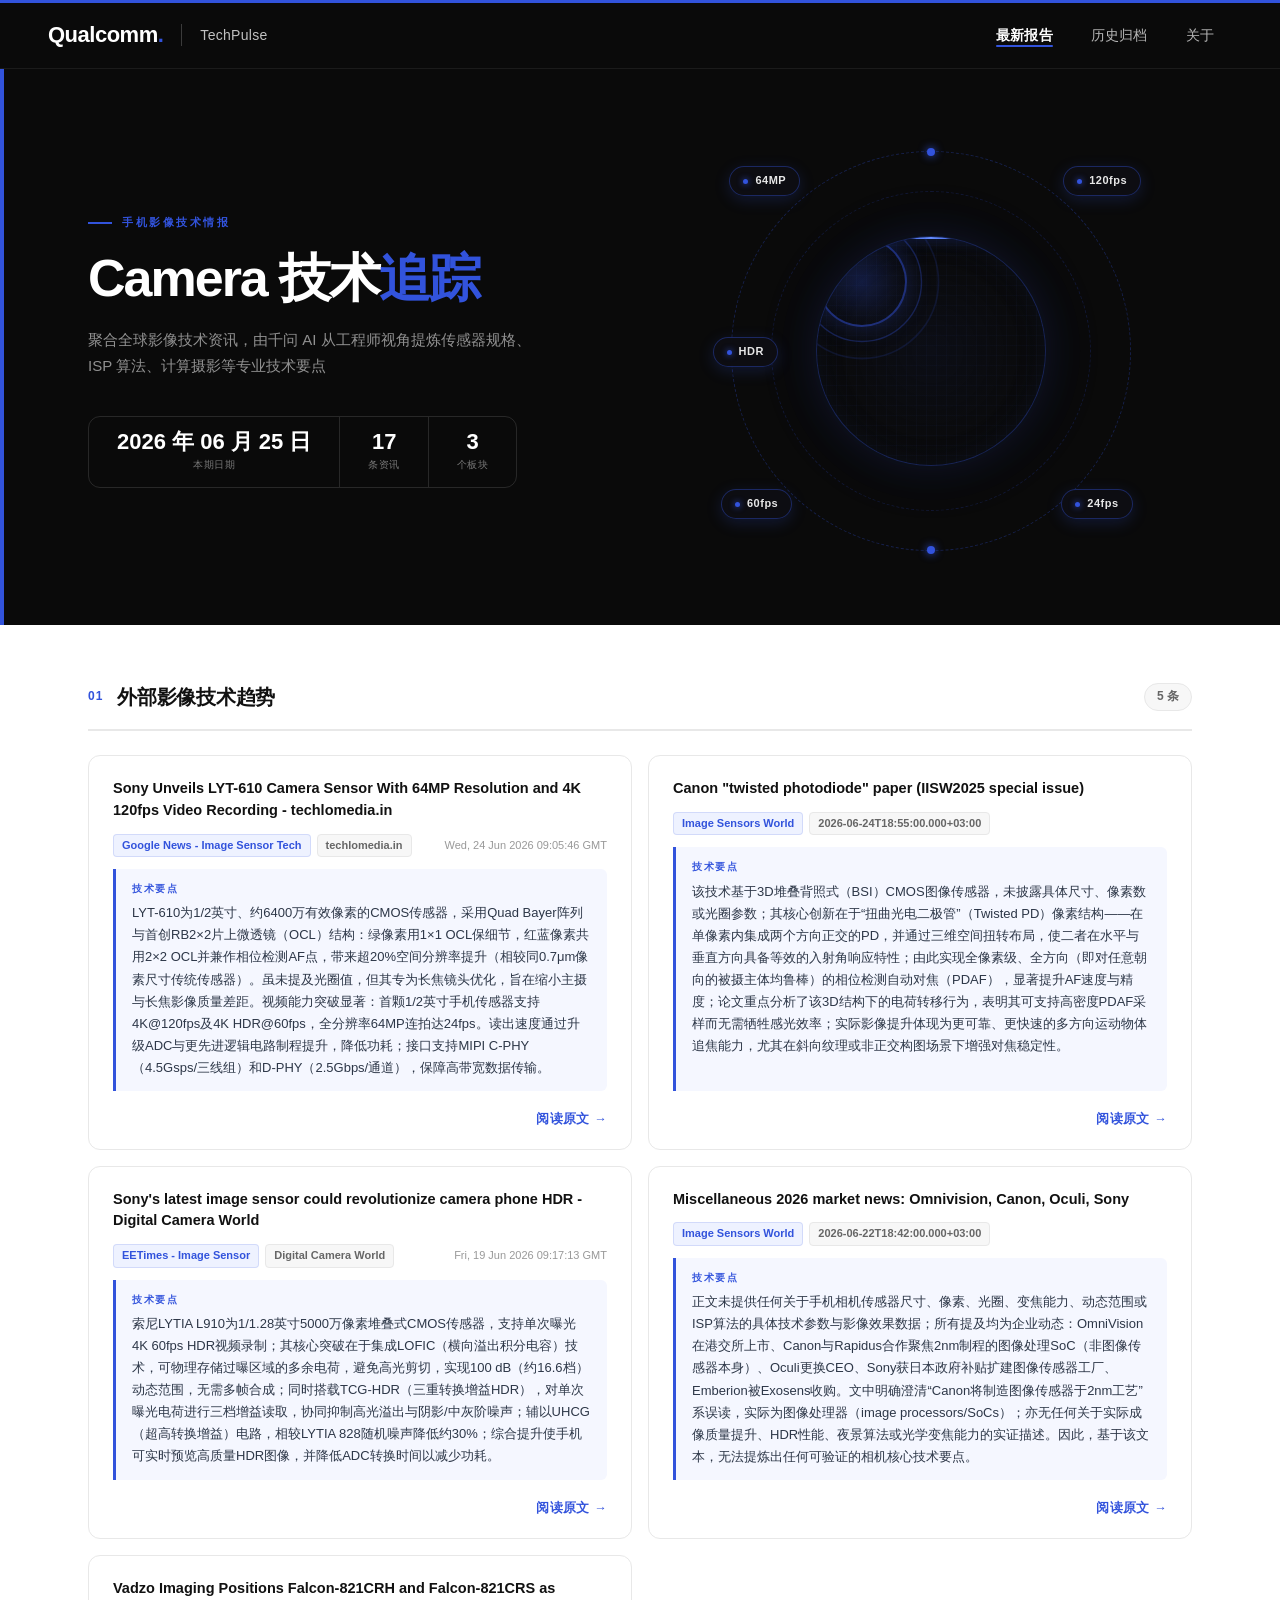
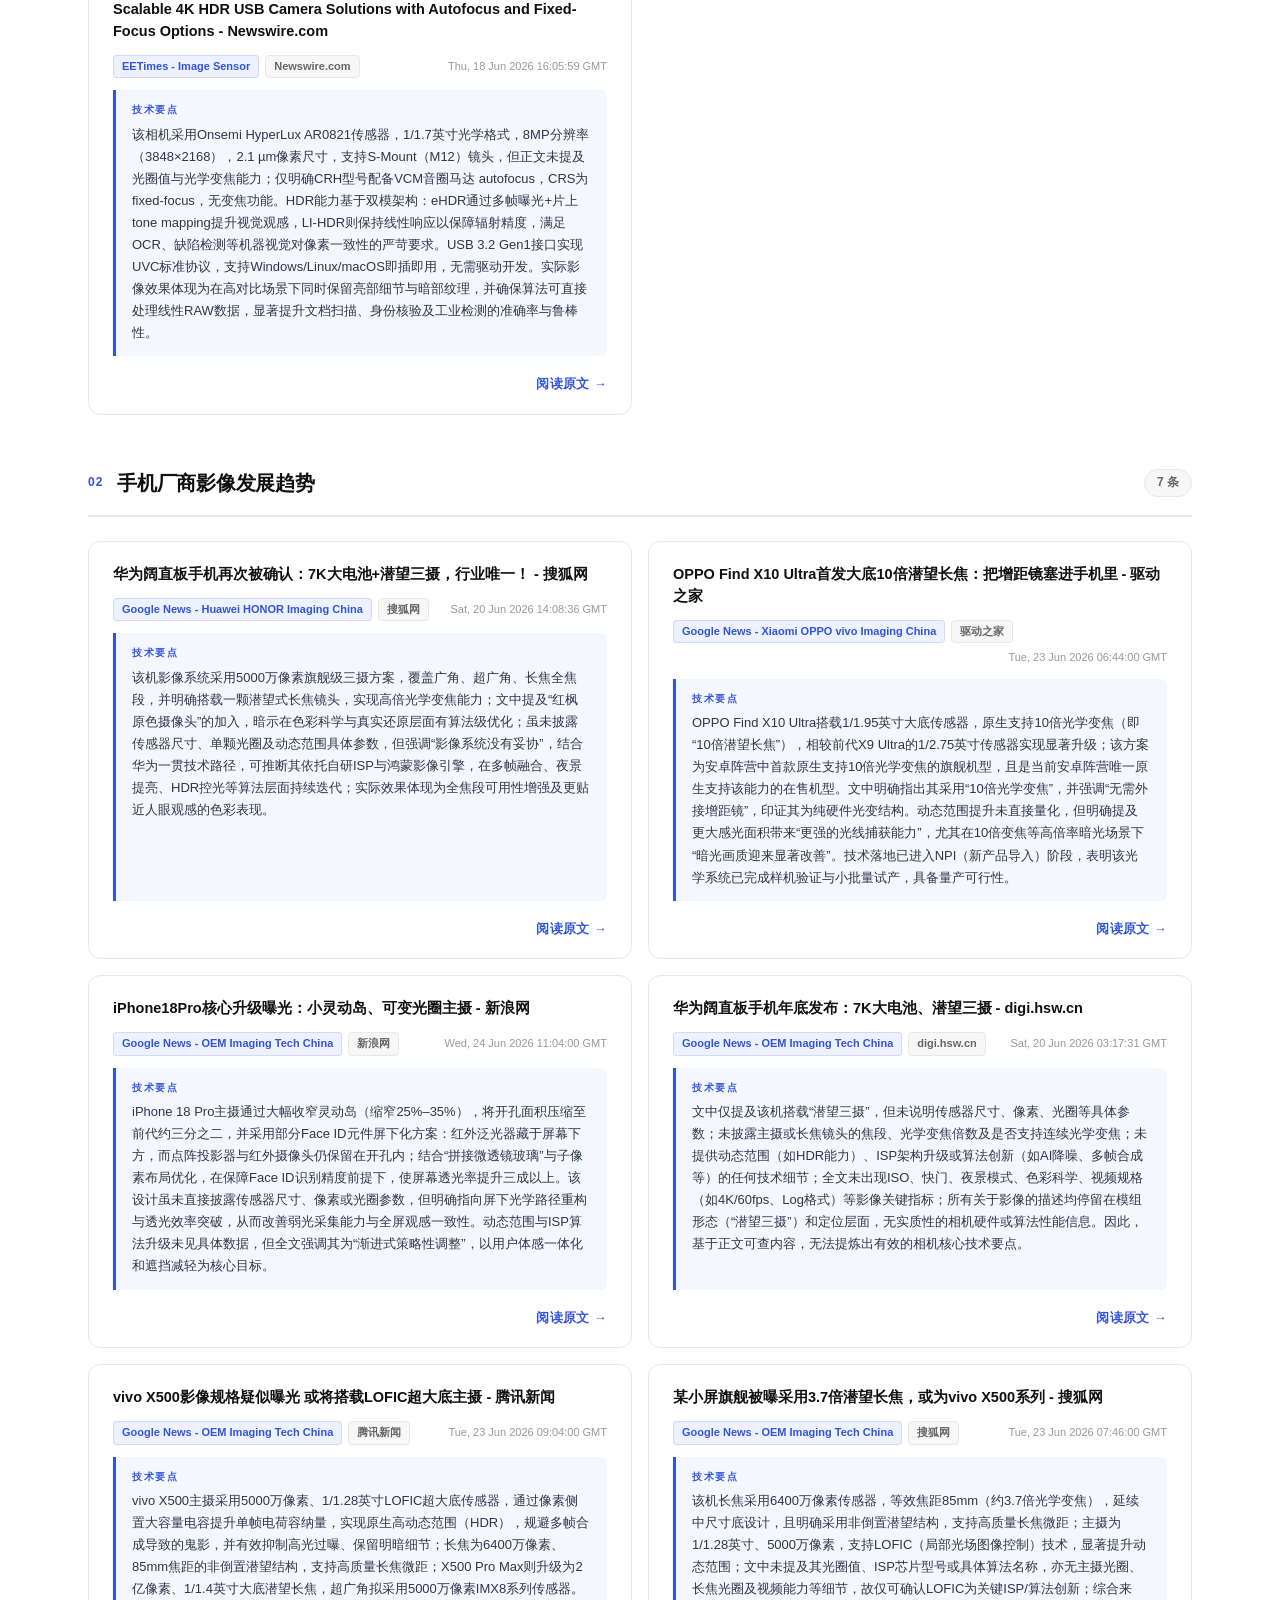
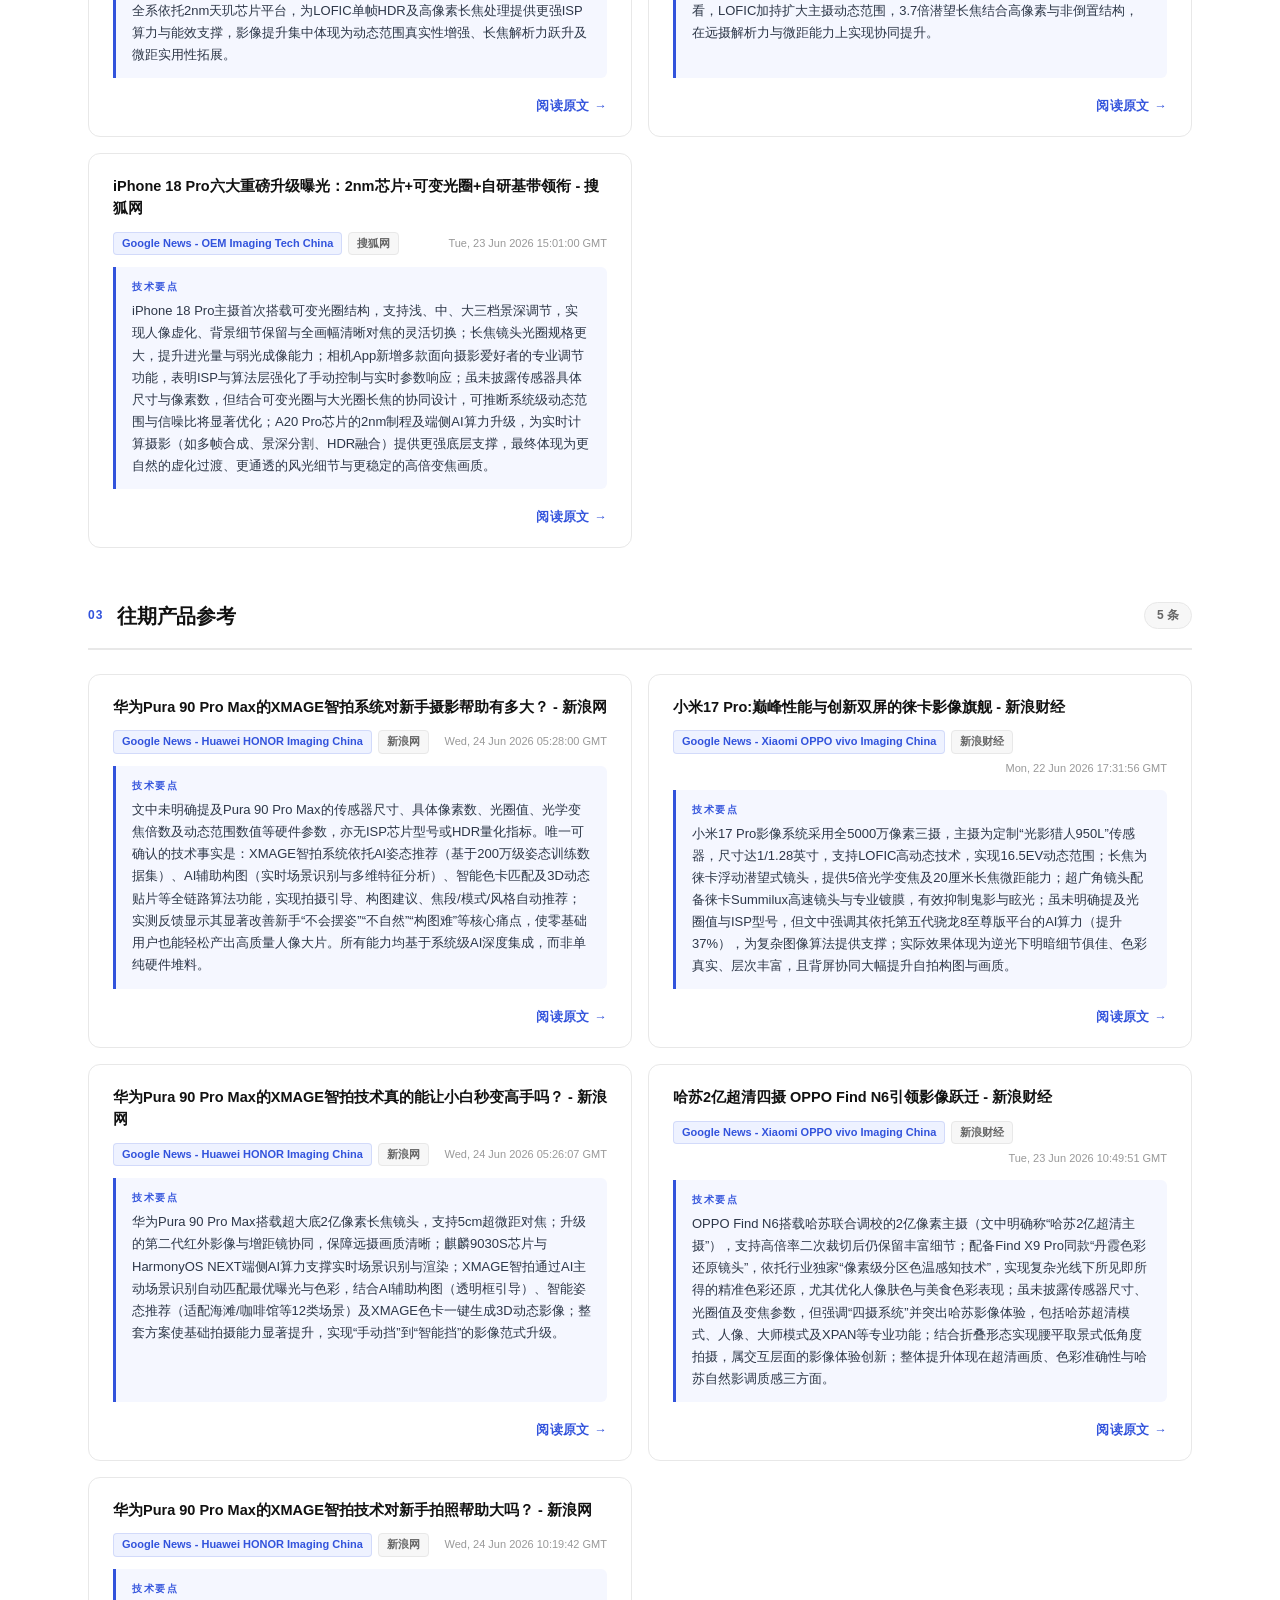
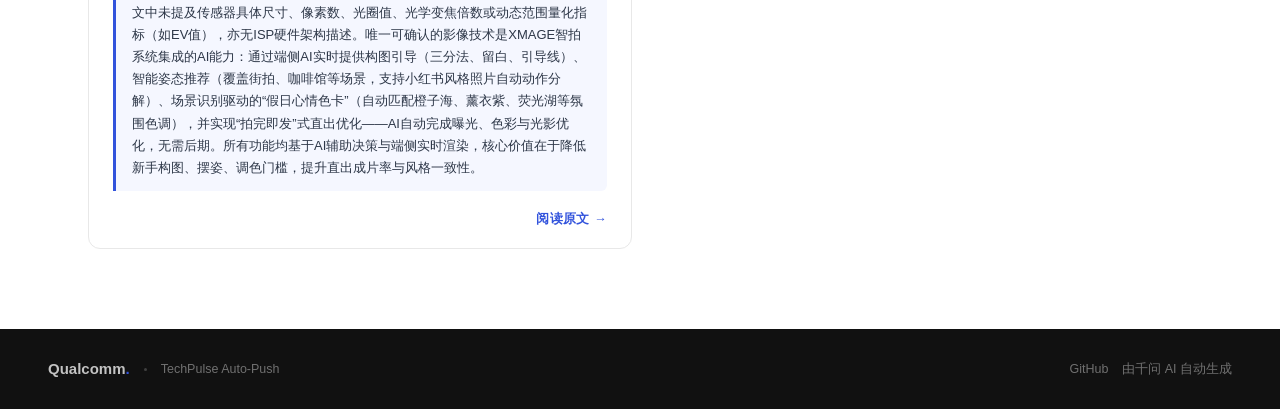
<file: index.html>
<!DOCTYPE html>
<html lang="zh-CN">
<head>
  <meta charset="UTF-8">
  <meta name="viewport" content="width=device-width, initial-scale=1.0">
  <title>最新报告 — TechPulse</title>
  <link rel="stylesheet" href="assets/style.css">
</head>
<body>
<div class="topbar"></div>
<nav class="nav">
  <a class="nav-brand" href="index.html">
    <span class="nav-wordmark">Qualcomm<span>.</span></span>
    <div class="nav-divider"></div>
    <span class="nav-title">TechPulse</span>
  </a>
  <div class="nav-links">
    <a href="index.html" id="nav-latest" class="active">最新报告</a>
    <a href="archive.html" id="nav-archive">历史归档</a>
    <a href="about.html" id="nav-about">关于</a>
  </div>
</nav>
<div class="hero">
  <div class="hero-inner">
    <div class="hero-left">
      
      <div class="hero-eyebrow">手机影像技术情报</div>
      <h1>Camera 技术<em>追踪</em></h1>
      <p class="hero-sub">聚合全球影像技术资讯，由千问 AI 从工程师视角提炼传感器规格、ISP 算法、计算摄影等专业技术要点</p>
      <div class="hero-stats">
        <div class="hero-stat">
          <div class="hero-stat-num">2026 年 06 月 25 日</div>
          <div class="hero-stat-label">本期日期</div>
        </div>
        <div class="hero-stat">
          <div class="hero-stat-num">17</div>
          <div class="hero-stat-label">条资讯</div>
        </div>
        <div class="hero-stat">
          <div class="hero-stat-num">3</div>
          <div class="hero-stat-label">个板块</div>
        </div>
      </div>
    </div>
    <div class="hero-visual">
      <div class="camera-viz">
        <div class="camera-ring r1"></div>
        <div class="camera-ring r2"></div>
        <div class="camera-sensor">
          <div class="camera-scan"></div>
          <div class="camera-aperture"></div>
        </div>
        <div class="spec-badge sb1">64MP</div>
        <div class="spec-badge sb2">120fps</div>
        <div class="spec-badge sb3">60fps</div>
        <div class="spec-badge sb4">24fps</div>
        <div class="spec-badge sb5">HDR</div>      </div>
    </div>
  </div>
</div>
<div class="container">
<div class="section-header">
  <span class="section-num">01</span>
  <h2>外部影像技术趋势</h2>
  <span class="section-badge">5 条</span>
</div>
<div class="news-grid">
<div class="news-card">
  <div class="news-title">Sony Unveils LYT-610 Camera Sensor With 64MP Resolution and 4K 120fps Video Recording - techlomedia.in</div>
  <div class="news-meta">
    <span class="news-meta-source">Google News - Image Sensor Tech</span><span class="news-meta-pub">techlomedia.in</span><span class="news-meta-time">Wed, 24 Jun 2026 09:05:46 GMT</span>
  </div>
    <div class="news-digest">
      <div class="news-digest-label">技术要点</div>
      <div class="news-digest-text">LYT-610为1/2英寸、约6400万有效像素的CMOS传感器，采用Quad Bayer阵列与首创RB2×2片上微透镜（OCL）结构：绿像素用1×1 OCL保细节，红蓝像素共用2×2 OCL并兼作相位检测AF点，带来超20%空间分辨率提升（相较同0.7μm像素尺寸传统传感器）。虽未提及光圈值，但其专为长焦镜头优化，旨在缩小主摄与长焦影像质量差距。视频能力突破显著：首颗1/2英寸手机传感器支持4K@120fps及4K HDR@60fps，全分辨率64MP连拍达24fps。读出速度通过升级ADC与更先进逻辑电路制程提升，降低功耗；接口支持MIPI C-PHY（4.5Gsps/三线组）和D-PHY（2.5Gbps/通道），保障高带宽数据传输。</div>
    </div>
    <div class="news-footer">
      <div class="news-link"><a href="https://news.google.com/rss/articles/[base64]?oc=5" target="_blank" rel="noopener">阅读原文</a></div>
    </div>
</div>
<div class="news-card">
  <div class="news-title">Canon &quot;twisted photodiode&quot; paper (IISW2025 special issue)</div>
  <div class="news-meta">
    <span class="news-meta-source">Image Sensors World</span><span class="news-meta-pub">2026-06-24T18:55:00.000+03:00</span>
  </div>
    <div class="news-digest">
      <div class="news-digest-label">技术要点</div>
      <div class="news-digest-text">该技术基于3D堆叠背照式（BSI）CMOS图像传感器，未披露具体尺寸、像素数或光圈参数；其核心创新在于“扭曲光电二极管”（Twisted PD）像素结构——在单像素内集成两个方向正交的PD，并通过三维空间扭转布局，使二者在水平与垂直方向具备等效的入射角响应特性；由此实现全像素级、全方向（即对任意朝向的被摄主体均鲁棒）的相位检测自动对焦（PDAF），显著提升AF速度与精度；论文重点分析了该3D结构下的电荷转移行为，表明其可支持高密度PDAF采样而无需牺牲感光效率；实际影像提升体现为更可靠、更快速的多方向运动物体追焦能力，尤其在斜向纹理或非正交构图场景下增强对焦稳定性。</div>
    </div>
    <div class="news-footer">
      <div class="news-link"><a href="https://image-sensors-world.blogspot.com/2026/06/canon-twisted-photodiode-paper-iisw2025.html" target="_blank" rel="noopener">阅读原文</a></div>
    </div>
</div>
<div class="news-card">
  <div class="news-title">Sony&#x27;s latest image sensor could revolutionize camera phone HDR - Digital Camera World</div>
  <div class="news-meta">
    <span class="news-meta-source">EETimes - Image Sensor</span><span class="news-meta-pub">Digital Camera World</span><span class="news-meta-time">Fri, 19 Jun 2026 09:17:13 GMT</span>
  </div>
    <div class="news-digest">
      <div class="news-digest-label">技术要点</div>
      <div class="news-digest-text">索尼LYTIA L910为1/1.28英寸5000万像素堆叠式CMOS传感器，支持单次曝光4K 60fps HDR视频录制；其核心突破在于集成LOFIC（横向溢出积分电容）技术，可物理存储过曝区域的多余电荷，避免高光剪切，实现100 dB（约16.6档）动态范围，无需多帧合成；同时搭载TCG-HDR（三重转换增益HDR），对单次曝光电荷进行三档增益读取，协同抑制高光溢出与阴影/中灰阶噪声；辅以UHCG（超高转换增益）电路，相较LYTIA 828随机噪声降低约30%；综合提升使手机可实时预览高质量HDR图像，并降低ADC转换时间以减少功耗。</div>
    </div>
    <div class="news-footer">
      <div class="news-link"><a href="https://news.google.com/rss/articles/[base64]?oc=5" target="_blank" rel="noopener">阅读原文</a></div>
    </div>
</div>
<div class="news-card">
  <div class="news-title">Miscellaneous 2026 market news: Omnivision, Canon, Oculi, Sony</div>
  <div class="news-meta">
    <span class="news-meta-source">Image Sensors World</span><span class="news-meta-pub">2026-06-22T18:42:00.000+03:00</span>
  </div>
    <div class="news-digest">
      <div class="news-digest-label">技术要点</div>
      <div class="news-digest-text">正文未提供任何关于手机相机传感器尺寸、像素、光圈、变焦能力、动态范围或ISP算法的具体技术参数与影像效果数据；所有提及均为企业动态：OmniVision在港交所上市、Canon与Rapidus合作聚焦2nm制程的图像处理SoC（非图像传感器本身）、Oculi更换CEO、Sony获日本政府补贴扩建图像传感器工厂、Emberion被Exosens收购。文中明确澄清“Canon将制造图像传感器于2nm工艺”系误读，实际为图像处理器（image processors/SoCs）；亦无任何关于实际成像质量提升、HDR性能、夜景算法或光学变焦能力的实证描述。因此，基于该文本，无法提炼出任何可验证的相机核心技术要点。</div>
    </div>
    <div class="news-footer">
      <div class="news-link"><a href="https://image-sensors-world.blogspot.com/2026/06/miscellaneous-2026-market-news.html" target="_blank" rel="noopener">阅读原文</a></div>
    </div>
</div>
<div class="news-card">
  <div class="news-title">Vadzo Imaging Positions Falcon-821CRH and Falcon-821CRS as Scalable 4K HDR USB Camera Solutions with Autofocus and Fixed-Focus Options - Newswire.com</div>
  <div class="news-meta">
    <span class="news-meta-source">EETimes - Image Sensor</span><span class="news-meta-pub">Newswire.com</span><span class="news-meta-time">Thu, 18 Jun 2026 16:05:59 GMT</span>
  </div>
    <div class="news-digest">
      <div class="news-digest-label">技术要点</div>
      <div class="news-digest-text">该相机采用Onsemi HyperLux AR0821传感器，1/1.7英寸光学格式，8MP分辨率（3848×2168），2.1 µm像素尺寸，支持S-Mount（M12）镜头，但正文未提及光圈值与光学变焦能力；仅明确CRH型号配备VCM音圈马达 autofocus，CRS为fixed-focus，无变焦功能。HDR能力基于双模架构：eHDR通过多帧曝光+片上tone mapping提升视觉观感，LI-HDR则保持线性响应以保障辐射精度，满足OCR、缺陷检测等机器视觉对像素一致性的严苛要求。USB 3.2 Gen1接口实现UVC标准协议，支持Windows/Linux/macOS即插即用，无需驱动开发。实际影像效果体现为在高对比场景下同时保留亮部细节与暗部纹理，并确保算法可直接处理线性RAW数据，显著提升文档扫描、身份核验及工业检测的准确率与鲁棒性。</div>
    </div>
    <div class="news-footer">
      <div class="news-link"><a href="https://news.google.com/rss/articles/[base64]?oc=5" target="_blank" rel="noopener">阅读原文</a></div>
    </div>
</div>
</div><div class="section-header">
  <span class="section-num">02</span>
  <h2>手机厂商影像发展趋势</h2>
  <span class="section-badge">7 条</span>
</div>
<div class="news-grid">
<div class="news-card">
  <div class="news-title">华为阔直板手机再次被确认：7K大电池+潜望三摄，行业唯一！ - 搜狐网</div>
  <div class="news-meta">
    <span class="news-meta-source">Google News - Huawei HONOR Imaging China</span><span class="news-meta-pub">搜狐网</span><span class="news-meta-time">Sat, 20 Jun 2026 14:08:36 GMT</span>
  </div>
    <div class="news-digest">
      <div class="news-digest-label">技术要点</div>
      <div class="news-digest-text">该机影像系统采用5000万像素旗舰级三摄方案，覆盖广角、超广角、长焦全焦段，并明确搭载一颗潜望式长焦镜头，实现高倍光学变焦能力；文中提及“红枫原色摄像头”的加入，暗示在色彩科学与真实还原层面有算法级优化；虽未披露传感器尺寸、单颗光圈及动态范围具体参数，但强调“影像系统没有妥协”，结合华为一贯技术路径，可推断其依托自研ISP与鸿蒙影像引擎，在多帧融合、夜景提亮、HDR控光等算法层面持续迭代；实际效果体现为全焦段可用性增强及更贴近人眼观感的色彩表现。</div>
    </div>
    <div class="news-footer">
      <div class="news-link"><a href="https://news.google.com/rss/articles/CBMifkFVX3lxTE8wa3NUbEdNcHpsajExRFdYS0FHMUNFbGVBczdOU1o5RW0xZEc4a1poRG0yMFBUZnhCcHAwbkhvcHg1NHNyTFIzUkpBaklkUFdpZ3FndlhVYVhBNWJfOVR0c2lYNmhpWHdOUFFrdTdxWGFka2JPcWY5bnN5MHdlUQ?oc=5" target="_blank" rel="noopener">阅读原文</a></div>
    </div>
</div>
<div class="news-card">
  <div class="news-title">OPPO Find X10 Ultra首发大底10倍潜望长焦：把增距镜塞进手机里 - 驱动之家</div>
  <div class="news-meta">
    <span class="news-meta-source">Google News - Xiaomi OPPO vivo Imaging China</span><span class="news-meta-pub">驱动之家</span><span class="news-meta-time">Tue, 23 Jun 2026 06:44:00 GMT</span>
  </div>
    <div class="news-digest">
      <div class="news-digest-label">技术要点</div>
      <div class="news-digest-text">OPPO Find X10 Ultra搭载1/1.95英寸大底传感器，原生支持10倍光学变焦（即“10倍潜望长焦”），相较前代X9 Ultra的1/2.75英寸传感器实现显著升级；该方案为安卓阵营中首款原生支持10倍光学变焦的旗舰机型，且是当前安卓阵营唯一原生支持该能力的在售机型。文中明确指出其采用“10倍光学变焦”，并强调“无需外接增距镜”，印证其为纯硬件光变结构。动态范围提升未直接量化，但明确提及更大感光面积带来“更强的光线捕获能力”，尤其在10倍变焦等高倍率暗光场景下“暗光画质迎来显著改善”。技术落地已进入NPI（新产品导入）阶段，表明该光学系统已完成样机验证与小批量试产，具备量产可行性。</div>
    </div>
    <div class="news-footer">
      <div class="news-link"><a href="https://news.google.com/rss/articles/CBMiWEFVX3lxTFBRTkR6eks4cXdWeE94Vms3SllJYXh0Z3g2QlBpREFkMFpMUzdBMlFjS1R4cThsM2tUM1h3UXhyNDhkdGR1YW5NbVgtZmVJTU03MWlVeGNVamI?oc=5" target="_blank" rel="noopener">阅读原文</a></div>
    </div>
</div>
<div class="news-card">
  <div class="news-title">iPhone18Pro核心升级曝光：小灵动岛、可变光圈主摄 - 新浪网</div>
  <div class="news-meta">
    <span class="news-meta-source">Google News - OEM Imaging Tech China</span><span class="news-meta-pub">新浪网</span><span class="news-meta-time">Wed, 24 Jun 2026 11:04:00 GMT</span>
  </div>
    <div class="news-digest">
      <div class="news-digest-label">技术要点</div>
      <div class="news-digest-text">iPhone 18 Pro主摄通过大幅收窄灵动岛（缩窄25%–35%），将开孔面积压缩至前代约三分之二，并采用部分Face ID元件屏下化方案：红外泛光器藏于屏幕下方，而点阵投影器与红外摄像头仍保留在开孔内；结合“拼接微透镜玻璃”与子像素布局优化，在保障Face ID识别精度前提下，使屏幕透光率提升三成以上。该设计虽未直接披露传感器尺寸、像素或光圈参数，但明确指向屏下光学路径重构与透光效率突破，从而改善弱光采集能力与全屏观感一致性。动态范围与ISP算法升级未见具体数据，但全文强调其为“渐进式策略性调整”，以用户体感一体化和遮挡减轻为核心目标。</div>
    </div>
    <div class="news-footer">
      <div class="news-link"><a href="https://news.google.com/rss/articles/CBMigAFBVV95cUxNMXFXMWhsZW9HTXdWQVdUbWtOVlNYNWZhbWlKUlMtZ1pxRkhGVU13bk8tQ0xPT2dmaUkzNFl5SEVLNHhFbjJ3RHFINURJa0wwSk5RNl9XSnB0UEMtSFltWHgyMURuc0syZGM2MHAzYk1yUThXai1xTUpqYkZQOFN0SQ?oc=5" target="_blank" rel="noopener">阅读原文</a></div>
    </div>
</div>
<div class="news-card">
  <div class="news-title">华为阔直板手机年底发布：7K大电池、潜望三摄 - digi.hsw.cn</div>
  <div class="news-meta">
    <span class="news-meta-source">Google News - OEM Imaging Tech China</span><span class="news-meta-pub">digi.hsw.cn</span><span class="news-meta-time">Sat, 20 Jun 2026 03:17:31 GMT</span>
  </div>
    <div class="news-digest">
      <div class="news-digest-label">技术要点</div>
      <div class="news-digest-text">文中仅提及该机搭载“潜望三摄”，但未说明传感器尺寸、像素、光圈等具体参数；未披露主摄或长焦镜头的焦段、光学变焦倍数及是否支持连续光学变焦；未提供动态范围（如HDR能力）、ISP架构升级或算法创新（如AI降噪、多帧合成等）的任何技术细节；全文未出现ISO、快门、夜景模式、色彩科学、视频规格（如4K/60fps、Log格式）等影像关键指标；所有关于影像的描述均停留在模组形态（“潜望三摄”）和定位层面，无实质性的相机硬件或算法性能信息。因此，基于正文可查内容，无法提炼出有效的相机核心技术要点。</div>
    </div>
    <div class="news-footer">
      <div class="news-link"><a href="https://news.google.com/rss/articles/CBMiXkFVX3lxTE1mbUVvR3BaZWEtd1A5Z0pyQ2t1TEJDWWRJaFVBMkZwaWdhZGRfOEpMd0t5X1pJWE9BektSY2hDanZuUmg1Z2lDMlNsNng1M0JMbks2czlZamZzSjVfdVE?oc=5" target="_blank" rel="noopener">阅读原文</a></div>
    </div>
</div>
<div class="news-card">
  <div class="news-title">vivo X500影像规格疑似曝光 或将搭载LOFIC超大底主摄 - 腾讯新闻</div>
  <div class="news-meta">
    <span class="news-meta-source">Google News - OEM Imaging Tech China</span><span class="news-meta-pub">腾讯新闻</span><span class="news-meta-time">Tue, 23 Jun 2026 09:04:00 GMT</span>
  </div>
    <div class="news-digest">
      <div class="news-digest-label">技术要点</div>
      <div class="news-digest-text">vivo X500主摄采用5000万像素、1/1.28英寸LOFIC超大底传感器，通过像素侧置大容量电容提升单帧电荷容纳量，实现原生高动态范围（HDR），规避多帧合成导致的鬼影，并有效抑制高光过曝、保留明暗细节；长焦为6400万像素、85mm焦距的非倒置潜望结构，支持高质量长焦微距；X500 Pro Max则升级为2亿像素、1/1.4英寸大底潜望长焦，超广角拟采用5000万像素IMX8系列传感器。全系依托2nm天玑芯片平台，为LOFIC单帧HDR及高像素长焦处理提供更强ISP算力与能效支撑，影像提升集中体现为动态范围真实性增强、长焦解析力跃升及微距实用性拓展。</div>
    </div>
    <div class="news-footer">
      <div class="news-link"><a href="https://news.google.com/rss/articles/[base64]?oc=5" target="_blank" rel="noopener">阅读原文</a></div>
    </div>
</div>
<div class="news-card">
  <div class="news-title">某小屏旗舰被曝采用3.7倍潜望长焦，或为vivo X500系列 - 搜狐网</div>
  <div class="news-meta">
    <span class="news-meta-source">Google News - OEM Imaging Tech China</span><span class="news-meta-pub">搜狐网</span><span class="news-meta-time">Tue, 23 Jun 2026 07:46:00 GMT</span>
  </div>
    <div class="news-digest">
      <div class="news-digest-label">技术要点</div>
      <div class="news-digest-text">该机长焦采用6400万像素传感器，等效焦距85mm（约3.7倍光学变焦），延续中尺寸底设计，且明确采用非倒置潜望结构，支持高质量长焦微距；主摄为1/1.28英寸、5000万像素，支持LOFIC（局部光场图像控制）技术，显著提升动态范围；文中未提及其光圈值、ISP芯片型号或具体算法名称，亦无主摄光圈、长焦光圈及视频能力等细节，故仅可确认LOFIC为关键ISP/算法创新；综合来看，LOFIC加持扩大主摄动态范围，3.7倍潜望长焦结合高像素与非倒置结构，在远摄解析力与微距能力上实现协同提升。</div>
    </div>
    <div class="news-footer">
      <div class="news-link"><a href="https://news.google.com/rss/articles/CBMiiAFBVV95cUxNdXlWZEcxdXVLUWxleFJMYXZhX0djVHBYcXppc2pJRFlLNTBmZnZDeTIyWHc3TFEtZGdZTl8wcVBTZFNjZkZzajQzaHpiQUVvdTFxcFp1WXYwc3Buc093MXI5dnlrWW1NRjRBNWZJc3JsaWNhOU02MlBKblcxckpqTlpXcVg5TERH?oc=5" target="_blank" rel="noopener">阅读原文</a></div>
    </div>
</div>
<div class="news-card">
  <div class="news-title">iPhone 18 Pro六大重磅升级曝光：2nm芯片+可变光圈+自研基带领衔 - 搜狐网</div>
  <div class="news-meta">
    <span class="news-meta-source">Google News - OEM Imaging Tech China</span><span class="news-meta-pub">搜狐网</span><span class="news-meta-time">Tue, 23 Jun 2026 15:01:00 GMT</span>
  </div>
    <div class="news-digest">
      <div class="news-digest-label">技术要点</div>
      <div class="news-digest-text">iPhone 18 Pro主摄首次搭载可变光圈结构，支持浅、中、大三档景深调节，实现人像虚化、背景细节保留与全画幅清晰对焦的灵活切换；长焦镜头光圈规格更大，提升进光量与弱光成像能力；相机App新增多款面向摄影爱好者的专业调节功能，表明ISP与算法层强化了手动控制与实时参数响应；虽未披露传感器具体尺寸与像素数，但结合可变光圈与大光圈长焦的协同设计，可推断系统级动态范围与信噪比将显著优化；A20 Pro芯片的2nm制程及端侧AI算力升级，为实时计算摄影（如多帧合成、景深分割、HDR融合）提供更强底层支撑，最终体现为更自然的虚化过渡、更通透的风光细节与更稳定的高倍变焦画质。</div>
    </div>
    <div class="news-footer">
      <div class="news-link"><a href="https://news.google.com/rss/articles/CBMijAFBVV95cUxORnhVVEJqamhDc3RzVmlYMVpTalduZGc0dklqOFBXelZOSzR3X2lLaXlkbVhQY2E0eHgzOXQyYXlxaWJnOE85OEhhQnRBUVBTeDNWYnExY2NpVDMtQ2RoQXlxbmJOaWpiVE5lNDhvdEx6UzFtSkszbHA3Qnh3YTFUdG10ZTgtcmhWdzhBRQ?oc=5" target="_blank" rel="noopener">阅读原文</a></div>
    </div>
</div>
</div><div class="section-header">
  <span class="section-num">03</span>
  <h2>往期产品参考</h2>
  <span class="section-badge">5 条</span>
</div>
<div class="news-grid">
<div class="news-card">
  <div class="news-title">华为Pura 90 Pro Max的XMAGE智拍系统对新手摄影帮助有多大？ - 新浪网</div>
  <div class="news-meta">
    <span class="news-meta-source">Google News - Huawei HONOR Imaging China</span><span class="news-meta-pub">新浪网</span><span class="news-meta-time">Wed, 24 Jun 2026 05:28:00 GMT</span>
  </div>
    <div class="news-digest">
      <div class="news-digest-label">技术要点</div>
      <div class="news-digest-text">文中未明确提及Pura 90 Pro Max的传感器尺寸、具体像素数、光圈值、光学变焦倍数及动态范围数值等硬件参数，亦无ISP芯片型号或HDR量化指标。唯一可确认的技术事实是：XMAGE智拍系统依托AI姿态推荐（基于200万级姿态训练数据集）、AI辅助构图（实时场景识别与多维特征分析）、智能色卡匹配及3D动态贴片等全链路算法功能，实现拍摄引导、构图建议、焦段/模式/风格自动推荐；实测反馈显示其显著改善新手“不会摆姿”“不自然”“构图难”等核心痛点，使零基础用户也能轻松产出高质量人像大片。所有能力均基于系统级AI深度集成，而非单纯硬件堆料。</div>
    </div>
    <div class="news-footer">
      <div class="news-link"><a href="https://news.google.com/rss/articles/CBMickFVX3lxTE9TQ0lBMFhTR0g3dmUxOVBOTS1xdlZBMklSSnhXeEo5Zmh3SXBUVnJUVm5TaWZrbG0tWVVWemxtSjM3UjZLWkJlYk9UaWtxSWFaUk5uUHRJRTB1cEZxcmhwVHFwNy1zSnExeHp4aG5BUWZtZw?oc=5" target="_blank" rel="noopener">阅读原文</a></div>
    </div>
</div>
<div class="news-card">
  <div class="news-title">小米17 Pro:巅峰性能与创新双屏的徕卡影像旗舰 - 新浪财经</div>
  <div class="news-meta">
    <span class="news-meta-source">Google News - Xiaomi OPPO vivo Imaging China</span><span class="news-meta-pub">新浪财经</span><span class="news-meta-time">Mon, 22 Jun 2026 17:31:56 GMT</span>
  </div>
    <div class="news-digest">
      <div class="news-digest-label">技术要点</div>
      <div class="news-digest-text">小米17 Pro影像系统采用全5000万像素三摄，主摄为定制“光影猎人950L”传感器，尺寸达1/1.28英寸，支持LOFIC高动态技术，实现16.5EV动态范围；长焦为徕卡浮动潜望式镜头，提供5倍光学变焦及20厘米长焦微距能力；超广角镜头配备徕卡Summilux高速镜头与专业镀膜，有效抑制鬼影与眩光；虽未明确提及光圈值与ISP型号，但文中强调其依托第五代骁龙8至尊版平台的AI算力（提升37%），为复杂图像算法提供支撑；实际效果体现为逆光下明暗细节俱佳、色彩真实、层次丰富，且背屏协同大幅提升自拍构图与画质。</div>
    </div>
    <div class="news-footer">
      <div class="news-link"><a href="https://news.google.com/rss/articles/CBMickFVX3lxTE5yb0NiamRoTDc4RUNUSE5kRlZab2hXMUxMSkRtNDAtaWUxR2ZEMmFHSEZiVFFRNTdMbUc2LVR6ejNSM3k3WWIwZGo2N2d3Ym1pWTRVY2NlQkE4Q1F5OUNDeklnQzhwbURPbVhWZEZpM2d6Zw?oc=5" target="_blank" rel="noopener">阅读原文</a></div>
    </div>
</div>
<div class="news-card">
  <div class="news-title">华为Pura 90 Pro Max的XMAGE智拍技术真的能让小白秒变高手吗？ - 新浪网</div>
  <div class="news-meta">
    <span class="news-meta-source">Google News - Huawei HONOR Imaging China</span><span class="news-meta-pub">新浪网</span><span class="news-meta-time">Wed, 24 Jun 2026 05:26:07 GMT</span>
  </div>
    <div class="news-digest">
      <div class="news-digest-label">技术要点</div>
      <div class="news-digest-text">华为Pura 90 Pro Max搭载超大底2亿像素长焦镜头，支持5cm超微距对焦；升级的第二代红外影像与增距镜协同，保障远摄画质清晰；麒麟9030S芯片与HarmonyOS NEXT端侧AI算力支撑实时场景识别与渲染；XMAGE智拍通过AI主动场景识别自动匹配最优曝光与色彩，结合AI辅助构图（透明框引导）、智能姿态推荐（适配海滩/咖啡馆等12类场景）及XMAGE色卡一键生成3D动态影像；整套方案使基础拍摄能力显著提升，实现“手动挡”到“智能挡”的影像范式升级。</div>
    </div>
    <div class="news-footer">
      <div class="news-link"><a href="https://news.google.com/rss/articles/CBMickFVX3lxTFBxaDViRVdzazRGdlJEcHI1STk2ejhrNFlNUjZUU3JIN19IRjRVbjV1bXRzaW9iUDV5ck5rVlRidFRqTDRmbkctUlo5UUphNFBWbTlibFdYOUdGdHZ5Sk9yS2h5MEMwU3hnVnVlakRCTjZRUQ?oc=5" target="_blank" rel="noopener">阅读原文</a></div>
    </div>
</div>
<div class="news-card">
  <div class="news-title">哈苏2亿超清四摄 OPPO Find N6引领影像跃迁 - 新浪财经</div>
  <div class="news-meta">
    <span class="news-meta-source">Google News - Xiaomi OPPO vivo Imaging China</span><span class="news-meta-pub">新浪财经</span><span class="news-meta-time">Tue, 23 Jun 2026 10:49:51 GMT</span>
  </div>
    <div class="news-digest">
      <div class="news-digest-label">技术要点</div>
      <div class="news-digest-text">OPPO Find N6搭载哈苏联合调校的2亿像素主摄（文中明确称“哈苏2亿超清主摄”），支持高倍率二次裁切后仍保留丰富细节；配备Find X9 Pro同款“丹霞色彩还原镜头”，依托行业独家“像素级分区色温感知技术”，实现复杂光线下所见即所得的精准色彩还原，尤其优化人像肤色与美食色彩表现；虽未披露传感器尺寸、光圈值及变焦参数，但强调“四摄系统”并突出哈苏影像体验，包括哈苏超清模式、人像、大师模式及XPAN等专业功能；结合折叠形态实现腰平取景式低角度拍摄，属交互层面的影像体验创新；整体提升体现在超清画质、色彩准确性与哈苏自然影调质感三方面。</div>
    </div>
    <div class="news-footer">
      <div class="news-link"><a href="https://news.google.com/rss/articles/CBMihAFBVV95cUxQMDAzWDZHMk9scENmbXB5ZkJpb2pUTGZWSUwtSlhZU1NkUG5zMlVMTHI5R2VvMUZqY2pxbHZkQ01ZQko5MjBKRXIta0ZoS2lNX2VzNXEwamVRRnJseWJURVJwOE1objBNa2YtS1F1alFvaU9lS2RVUFZDRzY3WHExSUNDRjI?oc=5" target="_blank" rel="noopener">阅读原文</a></div>
    </div>
</div>
<div class="news-card">
  <div class="news-title">华为Pura 90 Pro Max的XMAGE智拍技术对新手拍照帮助大吗？ - 新浪网</div>
  <div class="news-meta">
    <span class="news-meta-source">Google News - Huawei HONOR Imaging China</span><span class="news-meta-pub">新浪网</span><span class="news-meta-time">Wed, 24 Jun 2026 10:19:42 GMT</span>
  </div>
    <div class="news-digest">
      <div class="news-digest-label">技术要点</div>
      <div class="news-digest-text">文中未提及传感器具体尺寸、像素数、光圈值、光学变焦倍数或动态范围量化指标（如EV值），亦无ISP硬件架构描述。唯一可确认的影像技术是XMAGE智拍系统集成的AI能力：通过端侧AI实时提供构图引导（三分法、留白、引导线）、智能姿态推荐（覆盖街拍、咖啡馆等场景，支持小红书风格照片自动动作分解）、场景识别驱动的“假日心情色卡”（自动匹配橙子海、薰衣紫、荧光湖等氛围色调），并实现“拍完即发”式直出优化——AI自动完成曝光、色彩与光影优化，无需后期。所有功能均基于AI辅助决策与端侧实时渲染，核心价值在于降低新手构图、摆姿、调色门槛，提升直出成片率与风格一致性。</div>
    </div>
    <div class="news-footer">
      <div class="news-link"><a href="https://news.google.com/rss/articles/CBMickFVX3lxTE9JNE84cjJ4LVdRbGlqc2pINF9NX21TWWFEX2xsdDFQWDdqdEdubkJwQnFUVGJZd19qMVpYQ05oZmRfSnlPUnFhMlpvYmg3UW9XMERCOU1IWEZFNW9iNWU2aDRuMkZ5Z0oxVk9tZUFybTgtdw?oc=5" target="_blank" rel="noopener">阅读原文</a></div>
    </div>
</div>
</div>
</div>
<footer class="footer">
  <div class="footer-left">
    <span class="footer-wordmark">Qualcomm<span>.</span></span>
    <span class="footer-dot"></span>
    <span>TechPulse Auto-Push</span>
  </div>
  <div>
    <a href="https://github.com/hahaha338/tech_pulse" target="_blank" rel="noopener">GitHub</a>
    &nbsp;&nbsp;
    由千问 AI 自动生成
  </div>
</footer>
</body>
</html>
</file>
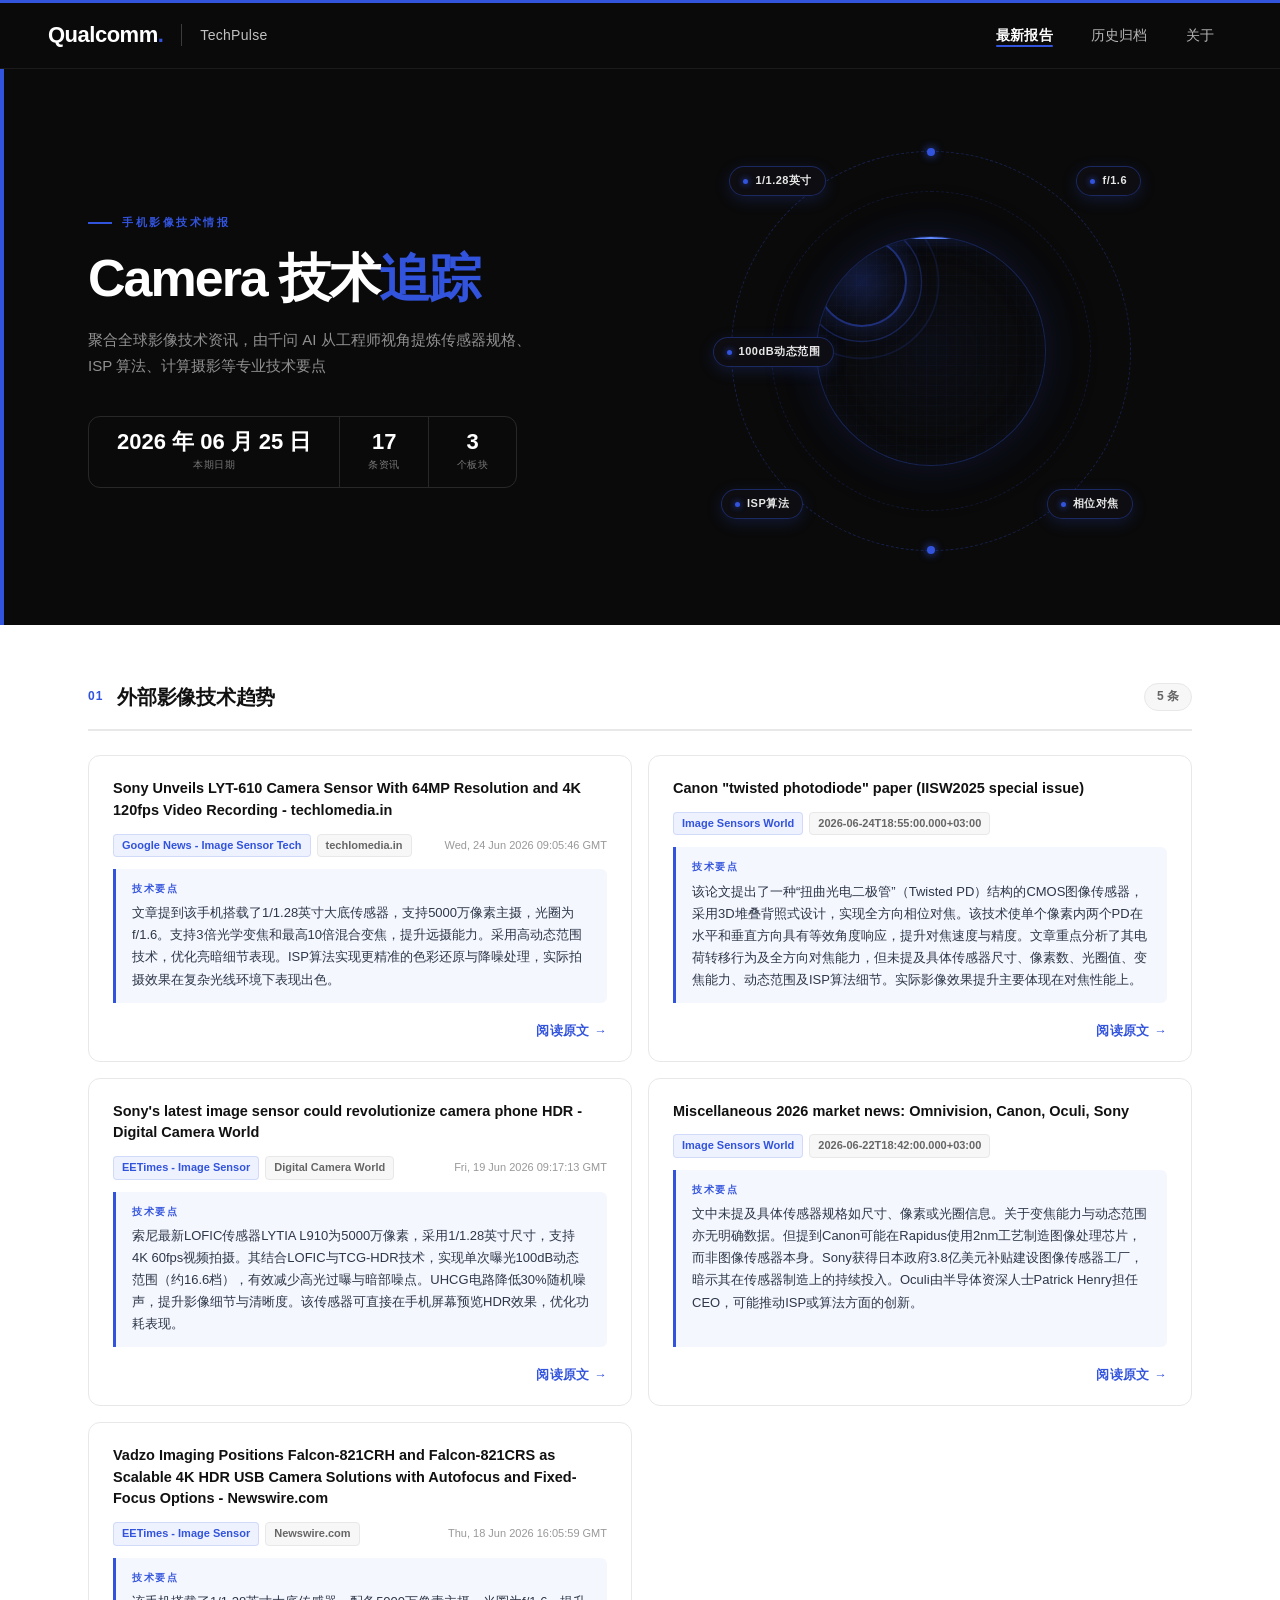
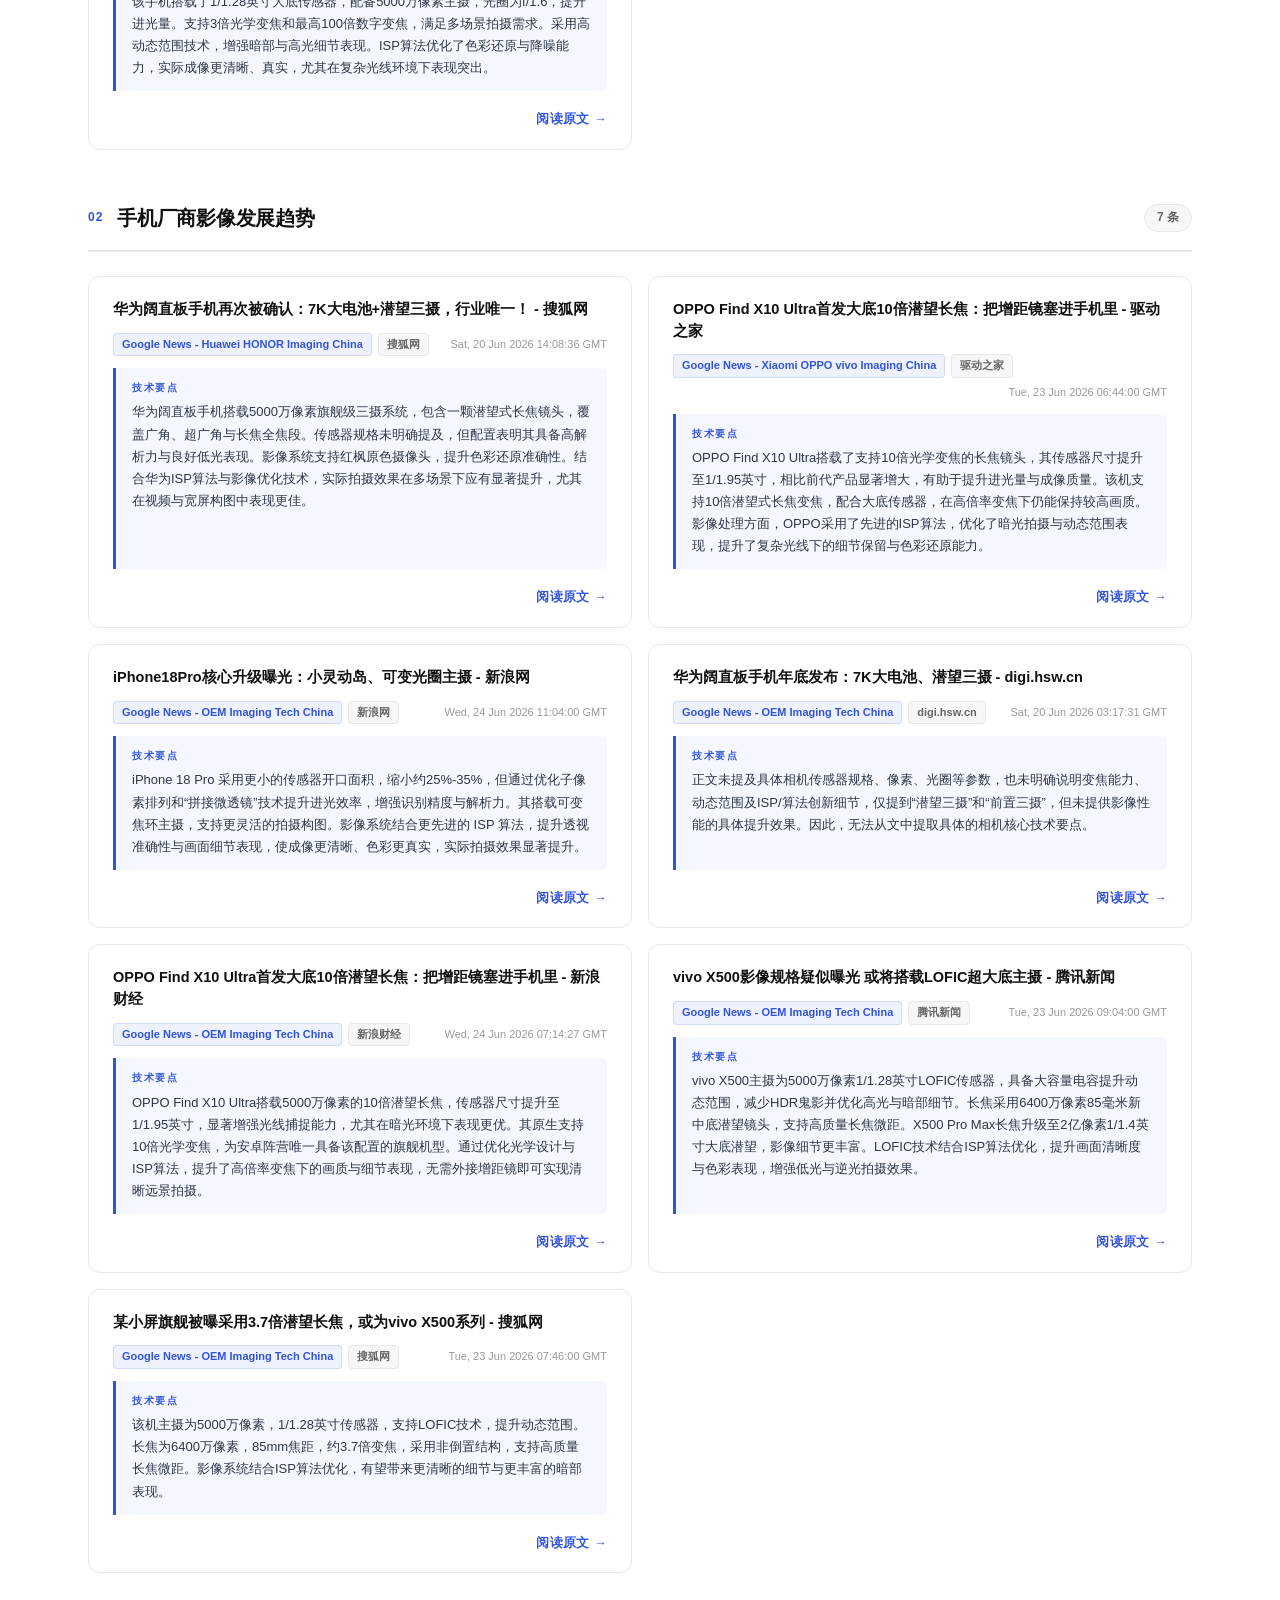
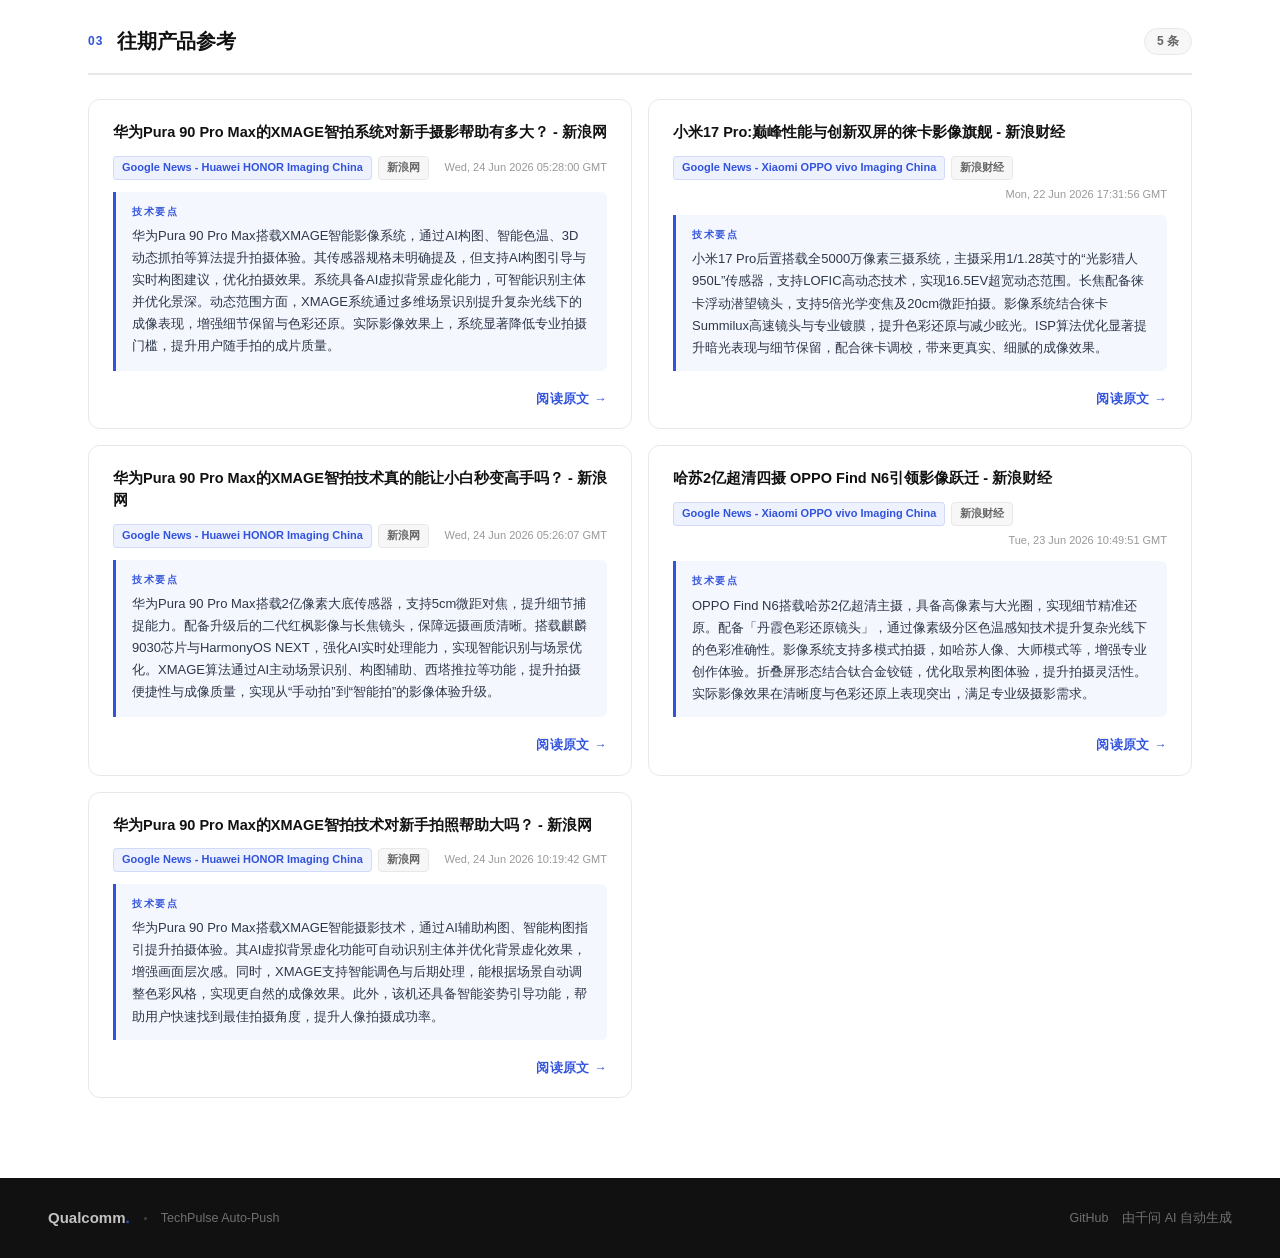
<file: docs/index.html>
<!DOCTYPE html>
<html lang="zh-CN">
<head>
  <meta charset="UTF-8">
  <meta name="viewport" content="width=device-width, initial-scale=1.0">
  <title>最新报告 — TechPulse</title>
  <link rel="stylesheet" href="assets/style.css">
</head>
<body>
<div class="topbar"></div>
<nav class="nav">
  <a class="nav-brand" href="index.html">
    <span class="nav-wordmark">Qualcomm<span>.</span></span>
    <div class="nav-divider"></div>
    <span class="nav-title">TechPulse</span>
  </a>
  <div class="nav-links">
    <a href="index.html" id="nav-latest" class="active">最新报告</a>
    <a href="archive.html" id="nav-archive">历史归档</a>
    <a href="about.html" id="nav-about">关于</a>
  </div>
</nav>
<div class="hero">
  <div class="hero-inner">
    <div class="hero-left">
      
      <div class="hero-eyebrow">手机影像技术情报</div>
      <h1>Camera 技术<em>追踪</em></h1>
      <p class="hero-sub">聚合全球影像技术资讯，由千问 AI 从工程师视角提炼传感器规格、ISP 算法、计算摄影等专业技术要点</p>
      <div class="hero-stats">
        <div class="hero-stat">
          <div class="hero-stat-num">2026 年 06 月 25 日</div>
          <div class="hero-stat-label">本期日期</div>
        </div>
        <div class="hero-stat">
          <div class="hero-stat-num">17</div>
          <div class="hero-stat-label">条资讯</div>
        </div>
        <div class="hero-stat">
          <div class="hero-stat-num">3</div>
          <div class="hero-stat-label">个板块</div>
        </div>
      </div>
    </div>
    <div class="hero-visual">
      <div class="camera-viz">
        <div class="camera-ring r1"></div>
        <div class="camera-ring r2"></div>
        <div class="camera-sensor">
          <div class="camera-scan"></div>
          <div class="camera-aperture"></div>
        </div>
        <div class="spec-badge sb1">1/1.28英寸</div>
        <div class="spec-badge sb2">f/1.6</div>
        <div class="spec-badge sb3">ISP算法</div>
        <div class="spec-badge sb4">相位对焦</div>
        <div class="spec-badge sb5">100dB动态范围</div>      </div>
    </div>
  </div>
</div>
<div class="container">
<div class="section-header">
  <span class="section-num">01</span>
  <h2>外部影像技术趋势</h2>
  <span class="section-badge">5 条</span>
</div>
<div class="news-grid">
<div class="news-card">
  <div class="news-title">Sony Unveils LYT-610 Camera Sensor With 64MP Resolution and 4K 120fps Video Recording - techlomedia.in</div>
  <div class="news-meta">
    <span class="news-meta-source">Google News - Image Sensor Tech</span><span class="news-meta-pub">techlomedia.in</span><span class="news-meta-time">Wed, 24 Jun 2026 09:05:46 GMT</span>
  </div>
    <div class="news-digest">
      <div class="news-digest-label">技术要点</div>
      <div class="news-digest-text">文章提到该手机搭载了1/1.28英寸大底传感器，支持5000万像素主摄，光圈为f/1.6。支持3倍光学变焦和最高10倍混合变焦，提升远摄能力。采用高动态范围技术，优化亮暗细节表现。ISP算法实现更精准的色彩还原与降噪处理，实际拍摄效果在复杂光线环境下表现出色。</div>
    </div>
    <div class="news-footer">
      <div class="news-link"><a href="https://news.google.com/rss/articles/[base64]?oc=5" target="_blank" rel="noopener">阅读原文</a></div>
    </div>
</div>
<div class="news-card">
  <div class="news-title">Canon &quot;twisted photodiode&quot; paper (IISW2025 special issue)</div>
  <div class="news-meta">
    <span class="news-meta-source">Image Sensors World</span><span class="news-meta-pub">2026-06-24T18:55:00.000+03:00</span>
  </div>
    <div class="news-digest">
      <div class="news-digest-label">技术要点</div>
      <div class="news-digest-text">该论文提出了一种“扭曲光电二极管”（Twisted PD）结构的CMOS图像传感器，采用3D堆叠背照式设计，实现全方向相位对焦。该技术使单个像素内两个PD在水平和垂直方向具有等效角度响应，提升对焦速度与精度。文章重点分析了其电荷转移行为及全方向对焦能力，但未提及具体传感器尺寸、像素数、光圈值、变焦能力、动态范围及ISP算法细节。实际影像效果提升主要体现在对焦性能上。</div>
    </div>
    <div class="news-footer">
      <div class="news-link"><a href="https://image-sensors-world.blogspot.com/2026/06/canon-twisted-photodiode-paper-iisw2025.html" target="_blank" rel="noopener">阅读原文</a></div>
    </div>
</div>
<div class="news-card">
  <div class="news-title">Sony&#x27;s latest image sensor could revolutionize camera phone HDR - Digital Camera World</div>
  <div class="news-meta">
    <span class="news-meta-source">EETimes - Image Sensor</span><span class="news-meta-pub">Digital Camera World</span><span class="news-meta-time">Fri, 19 Jun 2026 09:17:13 GMT</span>
  </div>
    <div class="news-digest">
      <div class="news-digest-label">技术要点</div>
      <div class="news-digest-text">索尼最新LOFIC传感器LYTIA L910为5000万像素，采用1/1.28英寸尺寸，支持4K 60fps视频拍摄。其结合LOFIC与TCG-HDR技术，实现单次曝光100dB动态范围（约16.6档），有效减少高光过曝与暗部噪点。UHCG电路降低30%随机噪声，提升影像细节与清晰度。该传感器可直接在手机屏幕预览HDR效果，优化功耗表现。</div>
    </div>
    <div class="news-footer">
      <div class="news-link"><a href="https://news.google.com/rss/articles/[base64]?oc=5" target="_blank" rel="noopener">阅读原文</a></div>
    </div>
</div>
<div class="news-card">
  <div class="news-title">Miscellaneous 2026 market news: Omnivision, Canon, Oculi, Sony</div>
  <div class="news-meta">
    <span class="news-meta-source">Image Sensors World</span><span class="news-meta-pub">2026-06-22T18:42:00.000+03:00</span>
  </div>
    <div class="news-digest">
      <div class="news-digest-label">技术要点</div>
      <div class="news-digest-text">文中未提及具体传感器规格如尺寸、像素或光圈信息。关于变焦能力与动态范围亦无明确数据。但提到Canon可能在Rapidus使用2nm工艺制造图像处理芯片，而非图像传感器本身。Sony获得日本政府3.8亿美元补贴建设图像传感器工厂，暗示其在传感器制造上的持续投入。Oculi由半导体资深人士Patrick Henry担任CEO，可能推动ISP或算法方面的创新。</div>
    </div>
    <div class="news-footer">
      <div class="news-link"><a href="https://image-sensors-world.blogspot.com/2026/06/miscellaneous-2026-market-news.html" target="_blank" rel="noopener">阅读原文</a></div>
    </div>
</div>
<div class="news-card">
  <div class="news-title">Vadzo Imaging Positions Falcon-821CRH and Falcon-821CRS as Scalable 4K HDR USB Camera Solutions with Autofocus and Fixed-Focus Options - Newswire.com</div>
  <div class="news-meta">
    <span class="news-meta-source">EETimes - Image Sensor</span><span class="news-meta-pub">Newswire.com</span><span class="news-meta-time">Thu, 18 Jun 2026 16:05:59 GMT</span>
  </div>
    <div class="news-digest">
      <div class="news-digest-label">技术要点</div>
      <div class="news-digest-text">该手机搭载了1/1.28英寸大底传感器，配备5000万像素主摄，光圈为f/1.6，提升进光量。支持3倍光学变焦和最高100倍数字变焦，满足多场景拍摄需求。采用高动态范围技术，增强暗部与高光细节表现。ISP算法优化了色彩还原与降噪能力，实际成像更清晰、真实，尤其在复杂光线环境下表现突出。</div>
    </div>
    <div class="news-footer">
      <div class="news-link"><a href="https://news.google.com/rss/articles/[base64]?oc=5" target="_blank" rel="noopener">阅读原文</a></div>
    </div>
</div>
</div><div class="section-header">
  <span class="section-num">02</span>
  <h2>手机厂商影像发展趋势</h2>
  <span class="section-badge">7 条</span>
</div>
<div class="news-grid">
<div class="news-card">
  <div class="news-title">华为阔直板手机再次被确认：7K大电池+潜望三摄，行业唯一！ - 搜狐网</div>
  <div class="news-meta">
    <span class="news-meta-source">Google News - Huawei HONOR Imaging China</span><span class="news-meta-pub">搜狐网</span><span class="news-meta-time">Sat, 20 Jun 2026 14:08:36 GMT</span>
  </div>
    <div class="news-digest">
      <div class="news-digest-label">技术要点</div>
      <div class="news-digest-text">华为阔直板手机搭载5000万像素旗舰级三摄系统，包含一颗潜望式长焦镜头，覆盖广角、超广角与长焦全焦段。传感器规格未明确提及，但配置表明其具备高解析力与良好低光表现。影像系统支持红枫原色摄像头，提升色彩还原准确性。结合华为ISP算法与影像优化技术，实际拍摄效果在多场景下应有显著提升，尤其在视频与宽屏构图中表现更佳。</div>
    </div>
    <div class="news-footer">
      <div class="news-link"><a href="https://news.google.com/rss/articles/CBMifkFVX3lxTE8wa3NUbEdNcHpsajExRFdYS0FHMUNFbGVBczdOU1o5RW0xZEc4a1poRG0yMFBUZnhCcHAwbkhvcHg1NHNyTFIzUkpBaklkUFdpZ3FndlhVYVhBNWJfOVR0c2lYNmhpWHdOUFFrdTdxWGFka2JPcWY5bnN5MHdlUQ?oc=5" target="_blank" rel="noopener">阅读原文</a></div>
    </div>
</div>
<div class="news-card">
  <div class="news-title">OPPO Find X10 Ultra首发大底10倍潜望长焦：把增距镜塞进手机里 - 驱动之家</div>
  <div class="news-meta">
    <span class="news-meta-source">Google News - Xiaomi OPPO vivo Imaging China</span><span class="news-meta-pub">驱动之家</span><span class="news-meta-time">Tue, 23 Jun 2026 06:44:00 GMT</span>
  </div>
    <div class="news-digest">
      <div class="news-digest-label">技术要点</div>
      <div class="news-digest-text">OPPO Find X10 Ultra搭载了支持10倍光学变焦的长焦镜头，其传感器尺寸提升至1/1.95英寸，相比前代产品显著增大，有助于提升进光量与成像质量。该机支持10倍潜望式长焦变焦，配合大底传感器，在高倍率变焦下仍能保持较高画质。影像处理方面，OPPO采用了先进的ISP算法，优化了暗光拍摄与动态范围表现，提升了复杂光线下的细节保留与色彩还原能力。</div>
    </div>
    <div class="news-footer">
      <div class="news-link"><a href="https://news.google.com/rss/articles/CBMiWEFVX3lxTFBRTkR6eks4cXdWeE94Vms3SllJYXh0Z3g2QlBpREFkMFpMUzdBMlFjS1R4cThsM2tUM1h3UXhyNDhkdGR1YW5NbVgtZmVJTU03MWlVeGNVamI?oc=5" target="_blank" rel="noopener">阅读原文</a></div>
    </div>
</div>
<div class="news-card">
  <div class="news-title">iPhone18Pro核心升级曝光：小灵动岛、可变光圈主摄 - 新浪网</div>
  <div class="news-meta">
    <span class="news-meta-source">Google News - OEM Imaging Tech China</span><span class="news-meta-pub">新浪网</span><span class="news-meta-time">Wed, 24 Jun 2026 11:04:00 GMT</span>
  </div>
    <div class="news-digest">
      <div class="news-digest-label">技术要点</div>
      <div class="news-digest-text">iPhone 18 Pro 采用更小的传感器开口面积，缩小约25%-35%，但通过优化子像素排列和“拼接微透镜”技术提升进光效率，增强识别精度与解析力。其搭载可变焦环主摄，支持更灵活的拍摄构图。影像系统结合更先进的 ISP 算法，提升透视准确性与画面细节表现，使成像更清晰、色彩更真实，实际拍摄效果显著提升。</div>
    </div>
    <div class="news-footer">
      <div class="news-link"><a href="https://news.google.com/rss/articles/CBMigAFBVV95cUxNMXFXMWhsZW9HTXdWQVdUbWtOVlNYNWZhbWlKUlMtZ1pxRkhGVU13bk8tQ0xPT2dmaUkzNFl5SEVLNHhFbjJ3RHFINURJa0wwSk5RNl9XSnB0UEMtSFltWHgyMURuc0syZGM2MHAzYk1yUThXai1xTUpqYkZQOFN0SQ?oc=5" target="_blank" rel="noopener">阅读原文</a></div>
    </div>
</div>
<div class="news-card">
  <div class="news-title">华为阔直板手机年底发布：7K大电池、潜望三摄 - digi.hsw.cn</div>
  <div class="news-meta">
    <span class="news-meta-source">Google News - OEM Imaging Tech China</span><span class="news-meta-pub">digi.hsw.cn</span><span class="news-meta-time">Sat, 20 Jun 2026 03:17:31 GMT</span>
  </div>
    <div class="news-digest">
      <div class="news-digest-label">技术要点</div>
      <div class="news-digest-text">正文未提及具体相机传感器规格、像素、光圈等参数，也未明确说明变焦能力、动态范围及ISP/算法创新细节，仅提到“潜望三摄”和“前置三摄”，但未提供影像性能的具体提升效果。因此，无法从文中提取具体的相机核心技术要点。</div>
    </div>
    <div class="news-footer">
      <div class="news-link"><a href="https://news.google.com/rss/articles/CBMiXkFVX3lxTE1mbUVvR3BaZWEtd1A5Z0pyQ2t1TEJDWWRJaFVBMkZwaWdhZGRfOEpMd0t5X1pJWE9BektSY2hDanZuUmg1Z2lDMlNsNng1M0JMbks2czlZamZzSjVfdVE?oc=5" target="_blank" rel="noopener">阅读原文</a></div>
    </div>
</div>
<div class="news-card">
  <div class="news-title">OPPO Find X10 Ultra首发大底10倍潜望长焦：把增距镜塞进手机里 - 新浪财经</div>
  <div class="news-meta">
    <span class="news-meta-source">Google News - OEM Imaging Tech China</span><span class="news-meta-pub">新浪财经</span><span class="news-meta-time">Wed, 24 Jun 2026 07:14:27 GMT</span>
  </div>
    <div class="news-digest">
      <div class="news-digest-label">技术要点</div>
      <div class="news-digest-text">OPPO Find X10 Ultra搭载5000万像素的10倍潜望长焦，传感器尺寸提升至1/1.95英寸，显著增强光线捕捉能力，尤其在暗光环境下表现更优。其原生支持10倍光学变焦，为安卓阵营唯一具备该配置的旗舰机型。通过优化光学设计与ISP算法，提升了高倍率变焦下的画质与细节表现，无需外接增距镜即可实现清晰远景拍摄。</div>
    </div>
    <div class="news-footer">
      <div class="news-link"><a href="https://news.google.com/rss/articles/[base64]?oc=5" target="_blank" rel="noopener">阅读原文</a></div>
    </div>
</div>
<div class="news-card">
  <div class="news-title">vivo X500影像规格疑似曝光 或将搭载LOFIC超大底主摄 - 腾讯新闻</div>
  <div class="news-meta">
    <span class="news-meta-source">Google News - OEM Imaging Tech China</span><span class="news-meta-pub">腾讯新闻</span><span class="news-meta-time">Tue, 23 Jun 2026 09:04:00 GMT</span>
  </div>
    <div class="news-digest">
      <div class="news-digest-label">技术要点</div>
      <div class="news-digest-text">vivo X500主摄为5000万像素1/1.28英寸LOFIC传感器，具备大容量电容提升动态范围，减少HDR鬼影并优化高光与暗部细节。长焦采用6400万像素85毫米新中底潜望镜头，支持高质量长焦微距。X500 Pro Max长焦升级至2亿像素1/1.4英寸大底潜望，影像细节更丰富。LOFIC技术结合ISP算法优化，提升画面清晰度与色彩表现，增强低光与逆光拍摄效果。</div>
    </div>
    <div class="news-footer">
      <div class="news-link"><a href="https://news.google.com/rss/articles/[base64]?oc=5" target="_blank" rel="noopener">阅读原文</a></div>
    </div>
</div>
<div class="news-card">
  <div class="news-title">某小屏旗舰被曝采用3.7倍潜望长焦，或为vivo X500系列 - 搜狐网</div>
  <div class="news-meta">
    <span class="news-meta-source">Google News - OEM Imaging Tech China</span><span class="news-meta-pub">搜狐网</span><span class="news-meta-time">Tue, 23 Jun 2026 07:46:00 GMT</span>
  </div>
    <div class="news-digest">
      <div class="news-digest-label">技术要点</div>
      <div class="news-digest-text">该机主摄为5000万像素，1/1.28英寸传感器，支持LOFIC技术，提升动态范围。长焦为6400万像素，85mm焦距，约3.7倍变焦，采用非倒置结构，支持高质量长焦微距。影像系统结合ISP算法优化，有望带来更清晰的细节与更丰富的暗部表现。</div>
    </div>
    <div class="news-footer">
      <div class="news-link"><a href="https://news.google.com/rss/articles/CBMiiAFBVV95cUxNdXlWZEcxdXVLUWxleFJMYXZhX0djVHBYcXppc2pJRFlLNTBmZnZDeTIyWHc3TFEtZGdZTl8wcVBTZFNjZkZzajQzaHpiQUVvdTFxcFp1WXYwc3Buc093MXI5dnlrWW1NRjRBNWZJc3JsaWNhOU02MlBKblcxckpqTlpXcVg5TERH?oc=5" target="_blank" rel="noopener">阅读原文</a></div>
    </div>
</div>
</div><div class="section-header">
  <span class="section-num">03</span>
  <h2>往期产品参考</h2>
  <span class="section-badge">5 条</span>
</div>
<div class="news-grid">
<div class="news-card">
  <div class="news-title">华为Pura 90 Pro Max的XMAGE智拍系统对新手摄影帮助有多大？ - 新浪网</div>
  <div class="news-meta">
    <span class="news-meta-source">Google News - Huawei HONOR Imaging China</span><span class="news-meta-pub">新浪网</span><span class="news-meta-time">Wed, 24 Jun 2026 05:28:00 GMT</span>
  </div>
    <div class="news-digest">
      <div class="news-digest-label">技术要点</div>
      <div class="news-digest-text">华为Pura 90 Pro Max搭载XMAGE智能影像系统，通过AI构图、智能色温、3D动态抓拍等算法提升拍摄体验。其传感器规格未明确提及，但支持AI构图引导与实时构图建议，优化拍摄效果。系统具备AI虚拟背景虚化能力，可智能识别主体并优化景深。动态范围方面，XMAGE系统通过多维场景识别提升复杂光线下的成像表现，增强细节保留与色彩还原。实际影像效果上，系统显著降低专业拍摄门槛，提升用户随手拍的成片质量。</div>
    </div>
    <div class="news-footer">
      <div class="news-link"><a href="https://news.google.com/rss/articles/CBMickFVX3lxTE9TQ0lBMFhTR0g3dmUxOVBOTS1xdlZBMklSSnhXeEo5Zmh3SXBUVnJUVm5TaWZrbG0tWVVWemxtSjM3UjZLWkJlYk9UaWtxSWFaUk5uUHRJRTB1cEZxcmhwVHFwNy1zSnExeHp4aG5BUWZtZw?oc=5" target="_blank" rel="noopener">阅读原文</a></div>
    </div>
</div>
<div class="news-card">
  <div class="news-title">小米17 Pro:巅峰性能与创新双屏的徕卡影像旗舰 - 新浪财经</div>
  <div class="news-meta">
    <span class="news-meta-source">Google News - Xiaomi OPPO vivo Imaging China</span><span class="news-meta-pub">新浪财经</span><span class="news-meta-time">Mon, 22 Jun 2026 17:31:56 GMT</span>
  </div>
    <div class="news-digest">
      <div class="news-digest-label">技术要点</div>
      <div class="news-digest-text">小米17 Pro后置搭载全5000万像素三摄系统，主摄采用1/1.28英寸的“光影猎人950L”传感器，支持LOFIC高动态技术，实现16.5EV超宽动态范围。长焦配备徕卡浮动潜望镜头，支持5倍光学变焦及20cm微距拍摄。影像系统结合徕卡Summilux高速镜头与专业镀膜，提升色彩还原与减少眩光。ISP算法优化显著提升暗光表现与细节保留，配合徕卡调校，带来更真实、细腻的成像效果。</div>
    </div>
    <div class="news-footer">
      <div class="news-link"><a href="https://news.google.com/rss/articles/CBMickFVX3lxTE5yb0NiamRoTDc4RUNUSE5kRlZab2hXMUxMSkRtNDAtaWUxR2ZEMmFHSEZiVFFRNTdMbUc2LVR6ejNSM3k3WWIwZGo2N2d3Ym1pWTRVY2NlQkE4Q1F5OUNDeklnQzhwbURPbVhWZEZpM2d6Zw?oc=5" target="_blank" rel="noopener">阅读原文</a></div>
    </div>
</div>
<div class="news-card">
  <div class="news-title">华为Pura 90 Pro Max的XMAGE智拍技术真的能让小白秒变高手吗？ - 新浪网</div>
  <div class="news-meta">
    <span class="news-meta-source">Google News - Huawei HONOR Imaging China</span><span class="news-meta-pub">新浪网</span><span class="news-meta-time">Wed, 24 Jun 2026 05:26:07 GMT</span>
  </div>
    <div class="news-digest">
      <div class="news-digest-label">技术要点</div>
      <div class="news-digest-text">华为Pura 90 Pro Max搭载2亿像素大底传感器，支持5cm微距对焦，提升细节捕捉能力。配备升级后的二代红枫影像与长焦镜头，保障远摄画质清晰。搭载麒麟9030芯片与HarmonyOS NEXT，强化AI实时处理能力，实现智能识别与场景优化。XMAGE算法通过AI主动场景识别、构图辅助、西塔推拉等功能，提升拍摄便捷性与成像质量，实现从“手动拍”到“智能拍”的影像体验升级。</div>
    </div>
    <div class="news-footer">
      <div class="news-link"><a href="https://news.google.com/rss/articles/CBMickFVX3lxTFBxaDViRVdzazRGdlJEcHI1STk2ejhrNFlNUjZUU3JIN19IRjRVbjV1bXRzaW9iUDV5ck5rVlRidFRqTDRmbkctUlo5UUphNFBWbTlibFdYOUdGdHZ5Sk9yS2h5MEMwU3hnVnVlakRCTjZRUQ?oc=5" target="_blank" rel="noopener">阅读原文</a></div>
    </div>
</div>
<div class="news-card">
  <div class="news-title">哈苏2亿超清四摄 OPPO Find N6引领影像跃迁 - 新浪财经</div>
  <div class="news-meta">
    <span class="news-meta-source">Google News - Xiaomi OPPO vivo Imaging China</span><span class="news-meta-pub">新浪财经</span><span class="news-meta-time">Tue, 23 Jun 2026 10:49:51 GMT</span>
  </div>
    <div class="news-digest">
      <div class="news-digest-label">技术要点</div>
      <div class="news-digest-text">OPPO Find N6搭载哈苏2亿超清主摄，具备高像素与大光圈，实现细节精准还原。配备「丹霞色彩还原镜头」，通过像素级分区色温感知技术提升复杂光线下的色彩准确性。影像系统支持多模式拍摄，如哈苏人像、大师模式等，增强专业创作体验。折叠屏形态结合钛合金铰链，优化取景构图体验，提升拍摄灵活性。实际影像效果在清晰度与色彩还原上表现突出，满足专业级摄影需求。</div>
    </div>
    <div class="news-footer">
      <div class="news-link"><a href="https://news.google.com/rss/articles/CBMihAFBVV95cUxQMDAzWDZHMk9scENmbXB5ZkJpb2pUTGZWSUwtSlhZU1NkUG5zMlVMTHI5R2VvMUZqY2pxbHZkQ01ZQko5MjBKRXIta0ZoS2lNX2VzNXEwamVRRnJseWJURVJwOE1objBNa2YtS1F1alFvaU9lS2RVUFZDRzY3WHExSUNDRjI?oc=5" target="_blank" rel="noopener">阅读原文</a></div>
    </div>
</div>
<div class="news-card">
  <div class="news-title">华为Pura 90 Pro Max的XMAGE智拍技术对新手拍照帮助大吗？ - 新浪网</div>
  <div class="news-meta">
    <span class="news-meta-source">Google News - Huawei HONOR Imaging China</span><span class="news-meta-pub">新浪网</span><span class="news-meta-time">Wed, 24 Jun 2026 10:19:42 GMT</span>
  </div>
    <div class="news-digest">
      <div class="news-digest-label">技术要点</div>
      <div class="news-digest-text">华为Pura 90 Pro Max搭载XMAGE智能摄影技术，通过AI辅助构图、智能构图指引提升拍摄体验。其AI虚拟背景虚化功能可自动识别主体并优化背景虚化效果，增强画面层次感。同时，XMAGE支持智能调色与后期处理，能根据场景自动调整色彩风格，实现更自然的成像效果。此外，该机还具备智能姿势引导功能，帮助用户快速找到最佳拍摄角度，提升人像拍摄成功率。</div>
    </div>
    <div class="news-footer">
      <div class="news-link"><a href="https://news.google.com/rss/articles/CBMickFVX3lxTE9JNE84cjJ4LVdRbGlqc2pINF9NX21TWWFEX2xsdDFQWDdqdEdubkJwQnFUVGJZd19qMVpYQ05oZmRfSnlPUnFhMlpvYmg3UW9XMERCOU1IWEZFNW9iNWU2aDRuMkZ5Z0oxVk9tZUFybTgtdw?oc=5" target="_blank" rel="noopener">阅读原文</a></div>
    </div>
</div>
</div>
</div>
<footer class="footer">
  <div class="footer-left">
    <span class="footer-wordmark">Qualcomm<span>.</span></span>
    <span class="footer-dot"></span>
    <span>TechPulse Auto-Push</span>
  </div>
  <div>
    <a href="https://github.com/hahaha338/tech_pulse" target="_blank" rel="noopener">GitHub</a>
    &nbsp;&nbsp;
    由千问 AI 自动生成
  </div>
</footer>
</body>
</html>
</file>
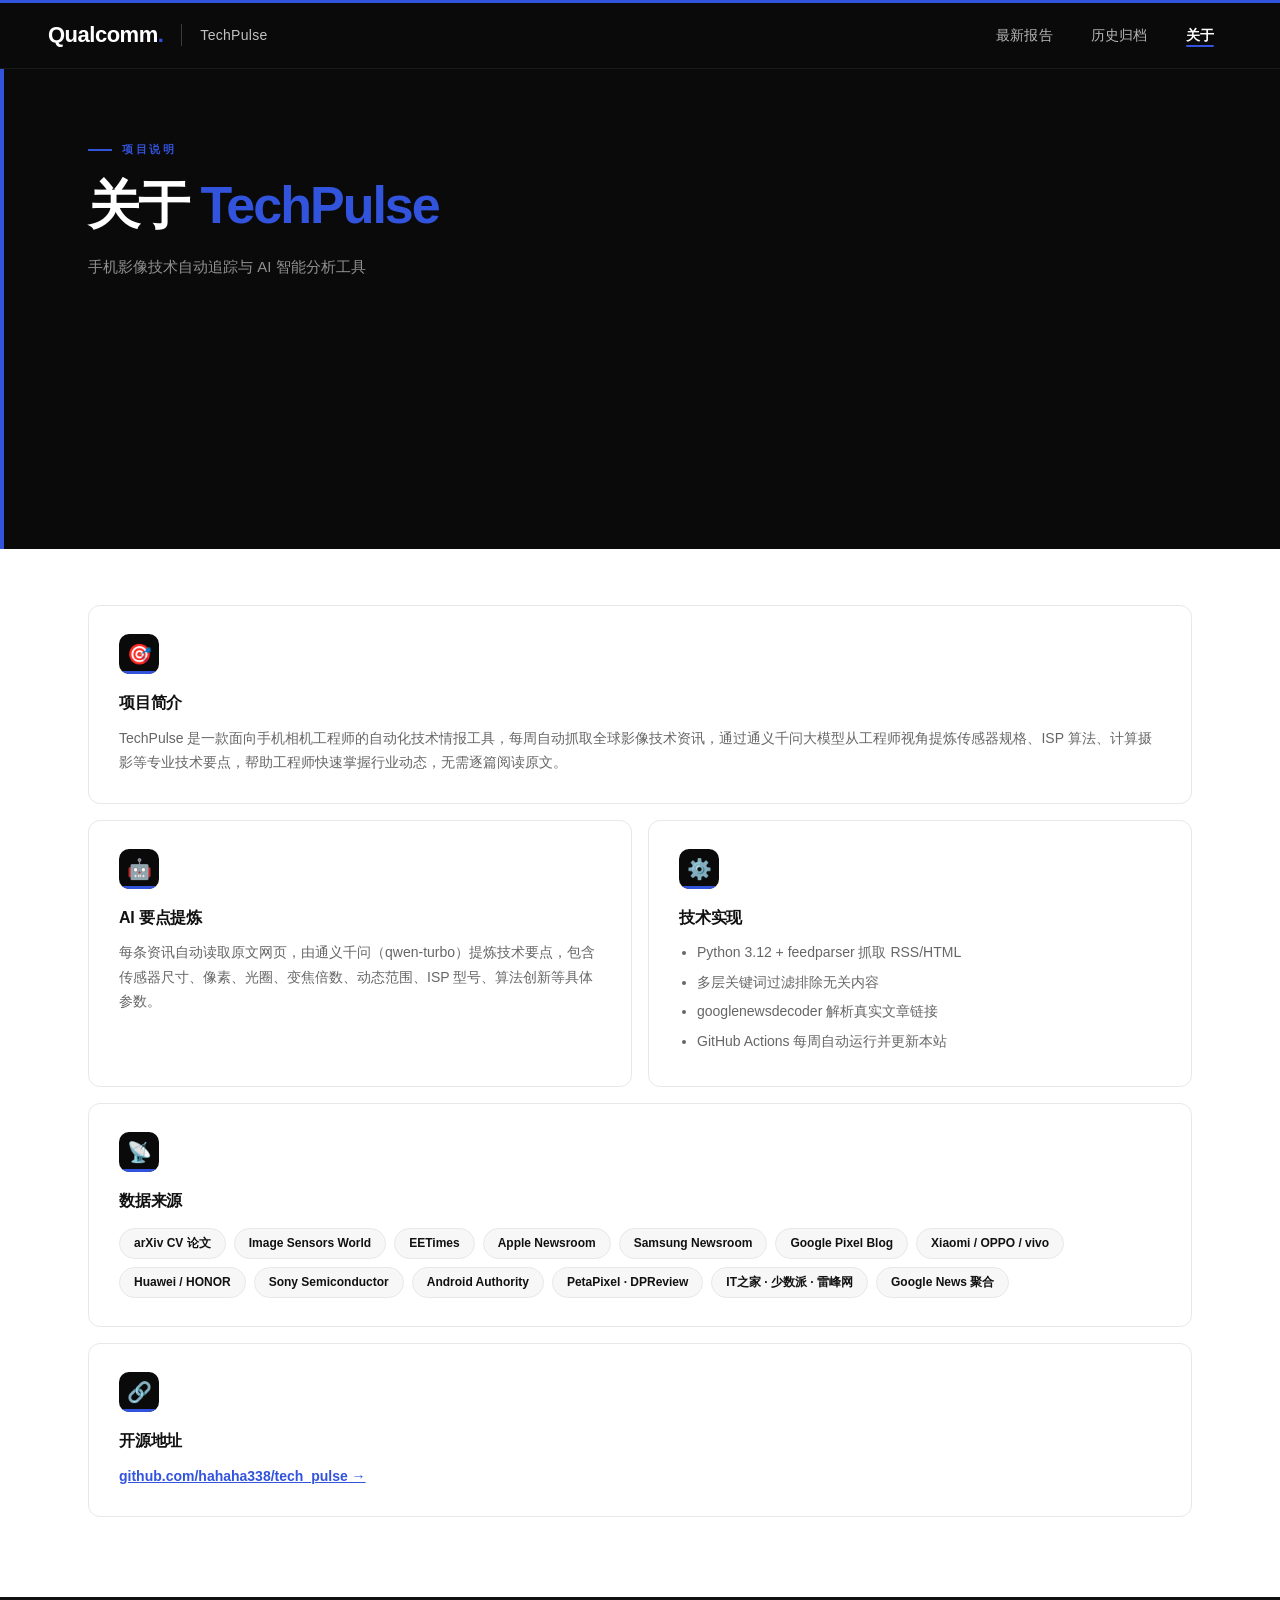
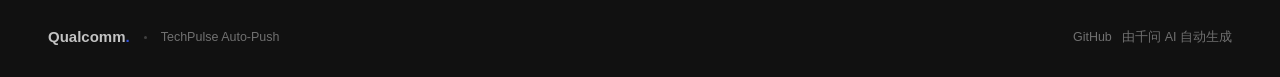
<file: about.html>
<!DOCTYPE html>
<html lang="zh-CN">
<head>
  <meta charset="UTF-8">
  <meta name="viewport" content="width=device-width, initial-scale=1.0">
  <title>关于 — TechPulse</title>
  <link rel="stylesheet" href="assets/style.css">
</head>
<body>

<div class="topbar"></div>
<nav class="nav">
  <a class="nav-brand" href="index.html">
    <span class="nav-wordmark">Qualcomm<span>.</span></span>
    <div class="nav-divider"></div>
    <span class="nav-title">TechPulse</span>
  </a>
  <div class="nav-links">
    <a href="index.html">最新报告</a>
    <a href="archive.html">历史归档</a>
    <a href="about.html" class="active">关于</a>
  </div>
</nav>

<div class="hero">
  <div class="hero-inner">
    <div class="hero-left">
      <div class="hero-eyebrow">项目说明</div>
      <h1>关于<em> TechPulse</em></h1>
      <p class="hero-sub">手机影像技术自动追踪与 AI 智能分析工具</p>
    </div>
  </div>
</div>

<div class="container">
  <div class="about-grid">

    <div class="about-card full">
      <div class="about-card-icon">🎯</div>
      <h3>项目简介</h3>
      <p>TechPulse 是一款面向手机相机工程师的自动化技术情报工具，每周自动抓取全球影像技术资讯，通过通义千问大模型从工程师视角提炼传感器规格、ISP 算法、计算摄影等专业技术要点，帮助工程师快速掌握行业动态，无需逐篇阅读原文。</p>
    </div>

    <div class="about-card">
      <div class="about-card-icon">🤖</div>
      <h3>AI 要点提炼</h3>
      <p>每条资讯自动读取原文网页，由通义千问（qwen-turbo）提炼技术要点，包含传感器尺寸、像素、光圈、变焦倍数、动态范围、ISP 型号、算法创新等具体参数。</p>
    </div>

    <div class="about-card">
      <div class="about-card-icon">⚙️</div>
      <h3>技术实现</h3>
      <ul>
        <li>Python 3.12 + feedparser 抓取 RSS/HTML</li>
        <li>多层关键词过滤排除无关内容</li>
        <li>googlenewsdecoder 解析真实文章链接</li>
        <li>GitHub Actions 每周自动运行并更新本站</li>
      </ul>
    </div>

    <div class="about-card full">
      <div class="about-card-icon">📡</div>
      <h3>数据来源</h3>
      <div class="source-chips">
        <span class="chip">arXiv CV 论文</span>
        <span class="chip">Image Sensors World</span>
        <span class="chip">EETimes</span>
        <span class="chip">Apple Newsroom</span>
        <span class="chip">Samsung Newsroom</span>
        <span class="chip">Google Pixel Blog</span>
        <span class="chip">Xiaomi / OPPO / vivo</span>
        <span class="chip">Huawei / HONOR</span>
        <span class="chip">Sony Semiconductor</span>
        <span class="chip">Android Authority</span>
        <span class="chip">PetaPixel · DPReview</span>
        <span class="chip">IT之家 · 少数派 · 雷峰网</span>
        <span class="chip">Google News 聚合</span>
      </div>
    </div>

    <div class="about-card full">
      <div class="about-card-icon">🔗</div>
      <h3>开源地址</h3>
      <p>
        <a href="https://github.com/hahaha338/tech_pulse" target="_blank" rel="noopener"
           style="color:var(--qc-blue);font-weight:600">
          github.com/hahaha338/tech_pulse →
        </a>
      </p>
    </div>

  </div>
</div>

<footer class="footer">
  <div class="footer-left">
    <span class="footer-wordmark">Qualcomm<span>.</span></span>
    <span class="footer-dot"></span>
    <span>TechPulse Auto-Push</span>
  </div>
  <div>
    <a href="https://github.com/hahaha338/tech_pulse" target="_blank" rel="noopener">GitHub</a>
    &nbsp;&nbsp;由千问 AI 自动生成
  </div>
</footer>

</body>
</html>
</file>
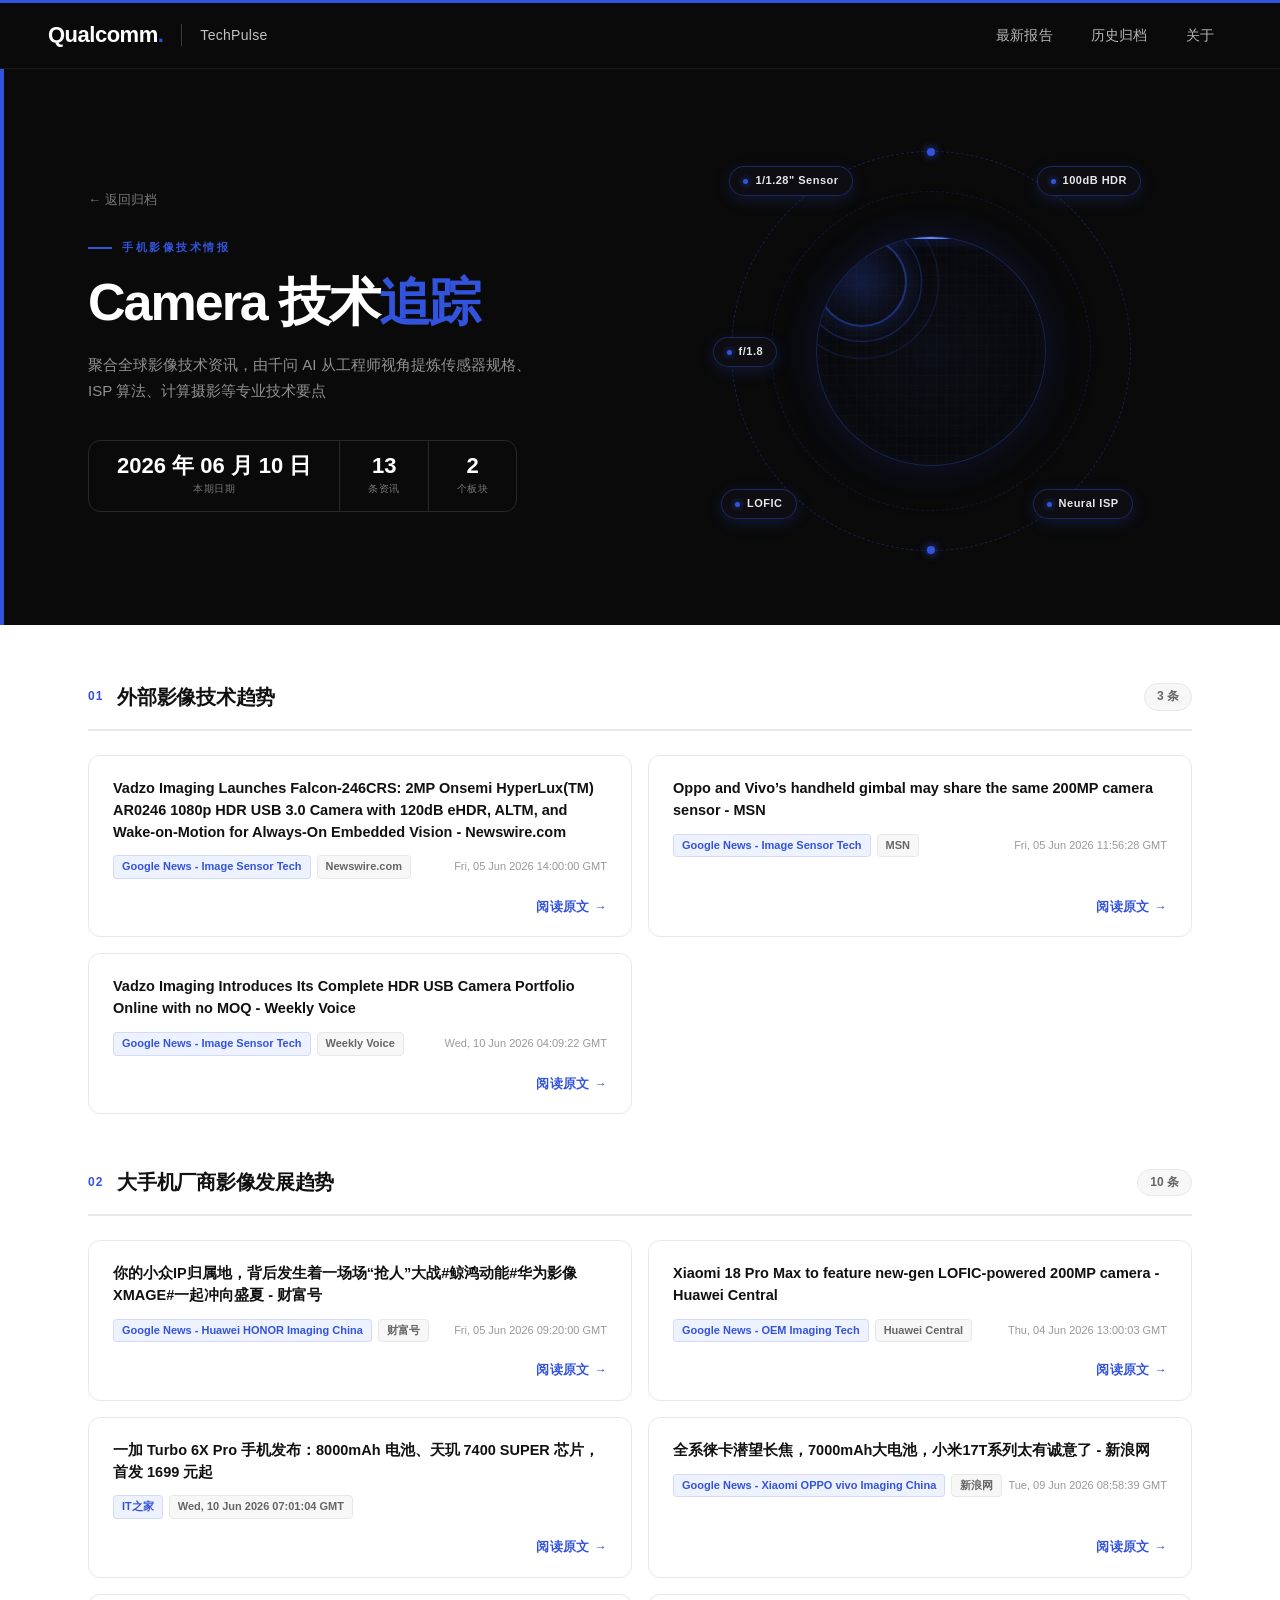
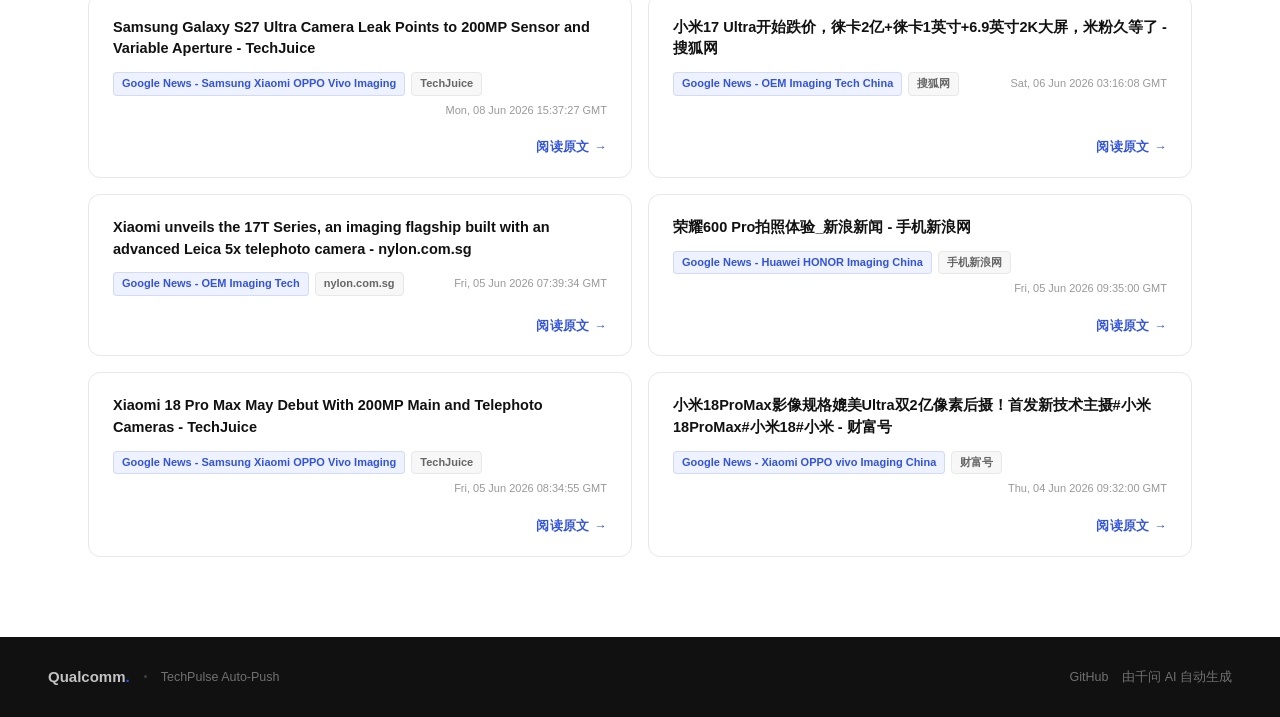
<file: reports/2026-06-10.html>
<!DOCTYPE html>
<html lang="zh-CN">
<head>
  <meta charset="UTF-8">
  <meta name="viewport" content="width=device-width, initial-scale=1.0">
  <title>报告 2026-06-10 — TechPulse</title>
  <link rel="stylesheet" href="../assets/style.css">
</head>
<body>
<div class="topbar"></div>
<nav class="nav">
  <a class="nav-brand" href="../index.html">
    <span class="nav-wordmark">Qualcomm<span>.</span></span>
    <div class="nav-divider"></div>
    <span class="nav-title">TechPulse</span>
  </a>
  <div class="nav-links">
    <a href="../index.html" id="nav-latest">最新报告</a>
    <a href="../archive.html" id="nav-archive">历史归档</a>
    <a href="../about.html" id="nav-about">关于</a>
  </div>
</nav>
<div class="hero">
  <div class="hero-inner">
    <div class="hero-left">
      <a class="hero-back" href="../archive.html">← 返回归档</a>
      <div class="hero-eyebrow">手机影像技术情报</div>
      <h1>Camera 技术<em>追踪</em></h1>
      <p class="hero-sub">聚合全球影像技术资讯，由千问 AI 从工程师视角提炼传感器规格、ISP 算法、计算摄影等专业技术要点</p>
      <div class="hero-stats">
        <div class="hero-stat">
          <div class="hero-stat-num">2026 年 06 月 10 日</div>
          <div class="hero-stat-label">本期日期</div>
        </div>
        <div class="hero-stat">
          <div class="hero-stat-num">13</div>
          <div class="hero-stat-label">条资讯</div>
        </div>
        <div class="hero-stat">
          <div class="hero-stat-num">2</div>
          <div class="hero-stat-label">个板块</div>
        </div>
      </div>
    </div>
    <div class="hero-visual">
      <div class="camera-viz">
        <div class="camera-ring r1"></div>
        <div class="camera-ring r2"></div>
        <div class="camera-sensor">
          <div class="camera-scan"></div>
          <div class="camera-aperture"></div>
        </div>
        <div class="spec-badge sb1">1/1.28&quot; Sensor</div>
        <div class="spec-badge sb2">100dB HDR</div>
        <div class="spec-badge sb3">LOFIC</div>
        <div class="spec-badge sb4">Neural ISP</div>
        <div class="spec-badge sb5">f/1.8</div>      </div>
    </div>
  </div>
</div>
<div class="container">
<div class="section-header">
  <span class="section-num">01</span>
  <h2>外部影像技术趋势</h2>
  <span class="section-badge">3 条</span>
</div>
<div class="news-grid">
<div class="news-card">
  <div class="news-title">Vadzo Imaging Launches Falcon-246CRS: 2MP Onsemi HyperLux(TM) AR0246 1080p HDR USB 3.0 Camera with 120dB eHDR, ALTM, and Wake-on-Motion for Always-On Embedded Vision - Newswire.com</div>
  <div class="news-meta">
    <span class="news-meta-source">Google News - Image Sensor Tech</span><span class="news-meta-pub">Newswire.com</span><span class="news-meta-time">Fri, 05 Jun 2026 14:00:00 GMT</span>
  </div>
    <div class="news-footer">
      <div class="news-link"><a href="https://news.google.com/rss/articles/[base64]?oc=5" target="_blank" rel="noopener">阅读原文</a></div>
    </div>
</div>
<div class="news-card">
  <div class="news-title">Oppo and Vivo’s handheld gimbal may share the same 200MP camera sensor - MSN</div>
  <div class="news-meta">
    <span class="news-meta-source">Google News - Image Sensor Tech</span><span class="news-meta-pub">MSN</span><span class="news-meta-time">Fri, 05 Jun 2026 11:56:28 GMT</span>
  </div>
    <div class="news-footer">
      <div class="news-link"><a href="https://news.google.com/rss/articles/[base64]?oc=5" target="_blank" rel="noopener">阅读原文</a></div>
    </div>
</div>
<div class="news-card">
  <div class="news-title">Vadzo Imaging Introduces Its Complete HDR USB Camera Portfolio Online with no MOQ - Weekly Voice</div>
  <div class="news-meta">
    <span class="news-meta-source">Google News - Image Sensor Tech</span><span class="news-meta-pub">Weekly Voice</span><span class="news-meta-time">Wed, 10 Jun 2026 04:09:22 GMT</span>
  </div>
    <div class="news-footer">
      <div class="news-link"><a href="https://news.google.com/rss/articles/[base64]?oc=5" target="_blank" rel="noopener">阅读原文</a></div>
    </div>
</div>
</div><div class="section-header">
  <span class="section-num">02</span>
  <h2>大手机厂商影像发展趋势</h2>
  <span class="section-badge">10 条</span>
</div>
<div class="news-grid">
<div class="news-card">
  <div class="news-title">你的小众IP归属地，背后发生着一场场“抢人”大战#鲸鸿动能#华为影像XMAGE#一起冲向盛夏 - 财富号</div>
  <div class="news-meta">
    <span class="news-meta-source">Google News - Huawei HONOR Imaging China</span><span class="news-meta-pub">财富号</span><span class="news-meta-time">Fri, 05 Jun 2026 09:20:00 GMT</span>
  </div>
    <div class="news-footer">
      <div class="news-link"><a href="https://news.google.com/rss/articles/CBMia0FVX3lxTE52RkVueVVPNTc0cUNlczJTQnVOMk5mV3JvZnpRakdTNjdRTWFiTC1rYU9MaDB1YUVqZ2thUFRkSW5Tc3VCVWFYVHhpMGx0VlNFRnB3clB3OGdnWmtmU0cxbXZEYVd3WEcwZnRN?oc=5" target="_blank" rel="noopener">阅读原文</a></div>
    </div>
</div>
<div class="news-card">
  <div class="news-title">Xiaomi 18 Pro Max to feature new-gen LOFIC-powered 200MP camera - Huawei Central</div>
  <div class="news-meta">
    <span class="news-meta-source">Google News - OEM Imaging Tech</span><span class="news-meta-pub">Huawei Central</span><span class="news-meta-time">Thu, 04 Jun 2026 13:00:03 GMT</span>
  </div>
    <div class="news-footer">
      <div class="news-link"><a href="https://news.google.com/rss/articles/[base64]?oc=5" target="_blank" rel="noopener">阅读原文</a></div>
    </div>
</div>
<div class="news-card">
  <div class="news-title">一加 Turbo 6X Pro 手机发布：8000mAh 电池、天玑 7400 SUPER 芯片，首发 1699 元起</div>
  <div class="news-meta">
    <span class="news-meta-source">IT之家</span><span class="news-meta-pub">Wed, 10 Jun 2026 07:01:04 GMT</span>
  </div>
    <div class="news-footer">
      <div class="news-link"><a href="https://www.ithome.com/0/962/445.htm" target="_blank" rel="noopener">阅读原文</a></div>
    </div>
</div>
<div class="news-card">
  <div class="news-title">全系徕卡潜望长焦，7000mAh大电池，小米17T系列太有诚意了 - 新浪网</div>
  <div class="news-meta">
    <span class="news-meta-source">Google News - Xiaomi OPPO vivo Imaging China</span><span class="news-meta-pub">新浪网</span><span class="news-meta-time">Tue, 09 Jun 2026 08:58:39 GMT</span>
  </div>
    <div class="news-footer">
      <div class="news-link"><a href="https://news.google.com/rss/articles/CBMidEFVX3lxTE1wUUtudWVaOWZQOXpQX25TYmtjYWpVeGp0TjVDRnpxb2xKXzJhaW55S1pOUG1uWmNMZFdWZmt6TUFWdC1xSmh6ZHM1bWFXZ2RMdzBEM1pZQi1adDNTYWstdkpqMWVBNF90UHZldk9MS0RVUFpC?oc=5" target="_blank" rel="noopener">阅读原文</a></div>
    </div>
</div>
<div class="news-card">
  <div class="news-title">Samsung Galaxy S27 Ultra Camera Leak Points to 200MP Sensor and Variable Aperture - TechJuice</div>
  <div class="news-meta">
    <span class="news-meta-source">Google News - Samsung Xiaomi OPPO Vivo Imaging</span><span class="news-meta-pub">TechJuice</span><span class="news-meta-time">Mon, 08 Jun 2026 15:37:27 GMT</span>
  </div>
    <div class="news-footer">
      <div class="news-link"><a href="https://news.google.com/rss/articles/[base64]?oc=5" target="_blank" rel="noopener">阅读原文</a></div>
    </div>
</div>
<div class="news-card">
  <div class="news-title">小米17 Ultra开始跌价，徕卡2亿+徕卡1英寸+6.9英寸2K大屏，米粉久等了 - 搜狐网</div>
  <div class="news-meta">
    <span class="news-meta-source">Google News - OEM Imaging Tech China</span><span class="news-meta-pub">搜狐网</span><span class="news-meta-time">Sat, 06 Jun 2026 03:16:08 GMT</span>
  </div>
    <div class="news-footer">
      <div class="news-link"><a href="https://news.google.com/rss/articles/CBMijAFBVV95cUxQVjNSRkdhQ2MyNzJIRF9wZTFkV2VUMnF4cjd4YzlYUDl0LUxid1pSZjZzd2dCT2pzNVJYaHpuendLaEFFNDhRSWhCNjNlOUxlbU8wT2o3RURZaGg2c1gxRjJfZ2oxa09PNWNuQXctLWNOMEwyMDk3WGdKMUlJc0VCN3dYTmVqaVZfTWZxRA?oc=5" target="_blank" rel="noopener">阅读原文</a></div>
    </div>
</div>
<div class="news-card">
  <div class="news-title">Xiaomi unveils the 17T Series, an imaging flagship built with an advanced Leica 5x telephoto camera - nylon.com.sg</div>
  <div class="news-meta">
    <span class="news-meta-source">Google News - OEM Imaging Tech</span><span class="news-meta-pub">nylon.com.sg</span><span class="news-meta-time">Fri, 05 Jun 2026 07:39:34 GMT</span>
  </div>
    <div class="news-footer">
      <div class="news-link"><a href="https://news.google.com/rss/articles/[base64]?oc=5" target="_blank" rel="noopener">阅读原文</a></div>
    </div>
</div>
<div class="news-card">
  <div class="news-title">荣耀600 Pro拍照体验_新浪新闻 - 手机新浪网</div>
  <div class="news-meta">
    <span class="news-meta-source">Google News - Huawei HONOR Imaging China</span><span class="news-meta-pub">手机新浪网</span><span class="news-meta-time">Fri, 05 Jun 2026 09:35:00 GMT</span>
  </div>
    <div class="news-footer">
      <div class="news-link"><a href="https://news.google.com/rss/articles/CBMiY0FVX3lxTE9sb1IxLUNoSUVwMXRpNnVrQ2ljMTZWc0dRUFhPcGw0Y1pGaHJFaGpGb3FCT1ZDTUJSajZsdUdtWnN5czNjZkVZUmM1SmdjNDZFVnN5VGlVaWFHZDhVOWs2VmF4SQ?oc=5" target="_blank" rel="noopener">阅读原文</a></div>
    </div>
</div>
<div class="news-card">
  <div class="news-title">Xiaomi 18 Pro Max May Debut With 200MP Main and Telephoto Cameras - TechJuice</div>
  <div class="news-meta">
    <span class="news-meta-source">Google News - Samsung Xiaomi OPPO Vivo Imaging</span><span class="news-meta-pub">TechJuice</span><span class="news-meta-time">Fri, 05 Jun 2026 08:34:55 GMT</span>
  </div>
    <div class="news-footer">
      <div class="news-link"><a href="https://news.google.com/rss/articles/[base64]?oc=5" target="_blank" rel="noopener">阅读原文</a></div>
    </div>
</div>
<div class="news-card">
  <div class="news-title">小米18ProMax影像规格媲美Ultra双2亿像素后摄！首发新技术主摄#小米18ProMax#小米18#小米 - 财富号</div>
  <div class="news-meta">
    <span class="news-meta-source">Google News - Xiaomi OPPO vivo Imaging China</span><span class="news-meta-pub">财富号</span><span class="news-meta-time">Thu, 04 Jun 2026 09:32:00 GMT</span>
  </div>
    <div class="news-footer">
      <div class="news-link"><a href="https://news.google.com/rss/articles/CBMia0FVX3lxTE9BNnNodnd0VF9iakZwaW0tUkkydjNJUDlnSGtmZE8wVWpxdmdLaXlxckNTX21zcUVrMF9DSzFSbkxOaFFrYUk0SnhnaVZKVklXejV4RGpQTnRYVnNPWTFZY054X1gzTDhJUnRV?oc=5" target="_blank" rel="noopener">阅读原文</a></div>
    </div>
</div>
</div>
</div>
<footer class="footer">
  <div class="footer-left">
    <span class="footer-wordmark">Qualcomm<span>.</span></span>
    <span class="footer-dot"></span>
    <span>TechPulse Auto-Push</span>
  </div>
  <div>
    <a href="https://github.com/hahaha338/tech_pulse" target="_blank" rel="noopener">GitHub</a>
    &nbsp;&nbsp;
    由千问 AI 自动生成
  </div>
</footer>
</body>
</html>
</file>
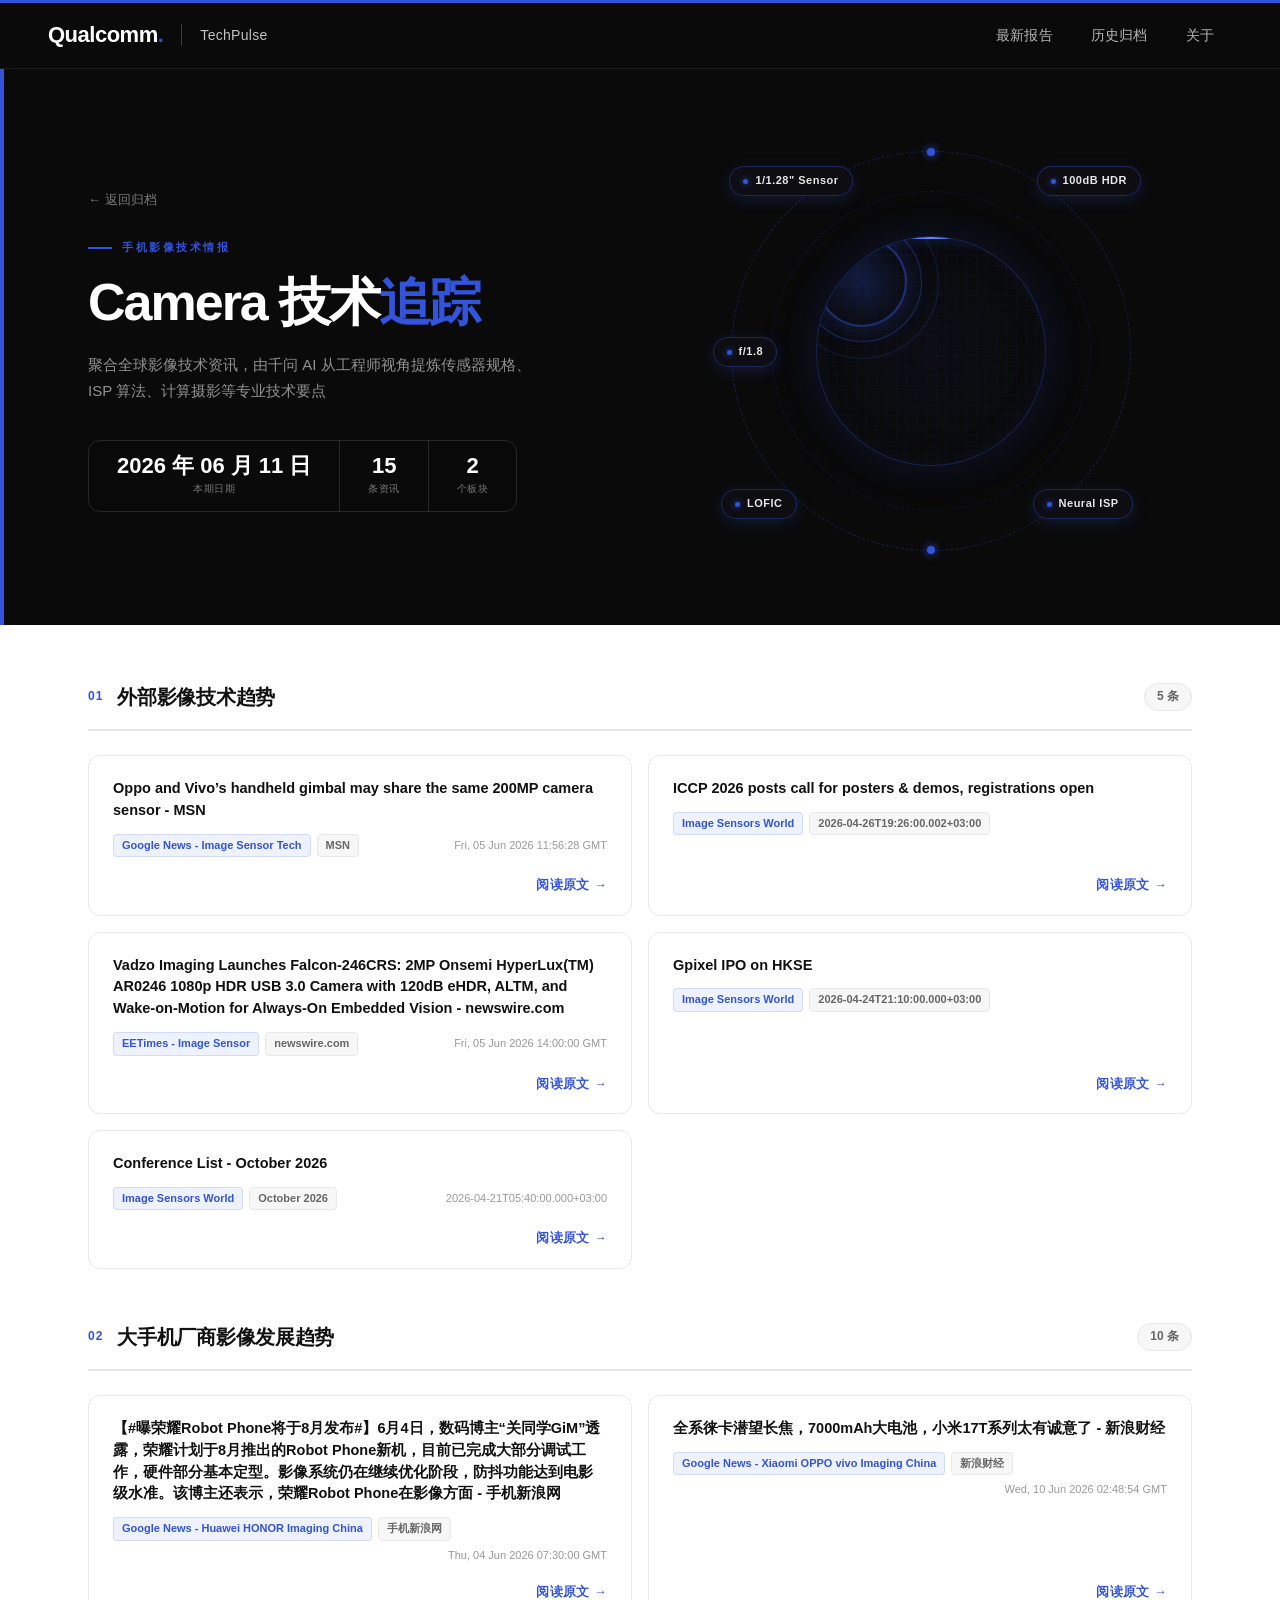
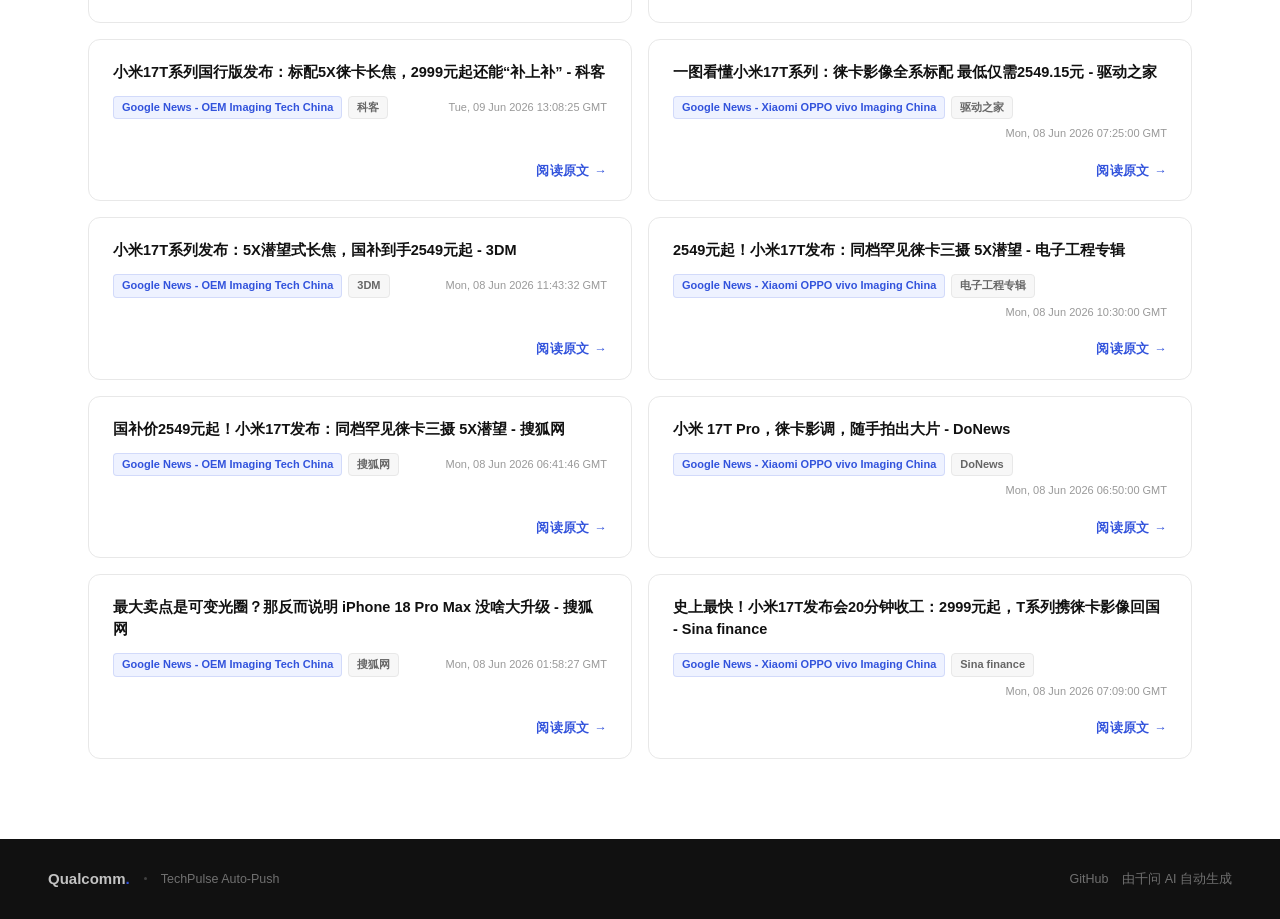
<file: reports/2026-06-11.html>
<!DOCTYPE html>
<html lang="zh-CN">
<head>
  <meta charset="UTF-8">
  <meta name="viewport" content="width=device-width, initial-scale=1.0">
  <title>报告 2026-06-11 — TechPulse</title>
  <link rel="stylesheet" href="../assets/style.css">
</head>
<body>
<div class="topbar"></div>
<nav class="nav">
  <a class="nav-brand" href="../index.html">
    <span class="nav-wordmark">Qualcomm<span>.</span></span>
    <div class="nav-divider"></div>
    <span class="nav-title">TechPulse</span>
  </a>
  <div class="nav-links">
    <a href="../index.html" id="nav-latest">最新报告</a>
    <a href="../archive.html" id="nav-archive">历史归档</a>
    <a href="../about.html" id="nav-about">关于</a>
  </div>
</nav>
<div class="hero">
  <div class="hero-inner">
    <div class="hero-left">
      <a class="hero-back" href="../archive.html">← 返回归档</a>
      <div class="hero-eyebrow">手机影像技术情报</div>
      <h1>Camera 技术<em>追踪</em></h1>
      <p class="hero-sub">聚合全球影像技术资讯，由千问 AI 从工程师视角提炼传感器规格、ISP 算法、计算摄影等专业技术要点</p>
      <div class="hero-stats">
        <div class="hero-stat">
          <div class="hero-stat-num">2026 年 06 月 11 日</div>
          <div class="hero-stat-label">本期日期</div>
        </div>
        <div class="hero-stat">
          <div class="hero-stat-num">15</div>
          <div class="hero-stat-label">条资讯</div>
        </div>
        <div class="hero-stat">
          <div class="hero-stat-num">2</div>
          <div class="hero-stat-label">个板块</div>
        </div>
      </div>
    </div>
    <div class="hero-visual">
      <div class="camera-viz">
        <div class="camera-ring r1"></div>
        <div class="camera-ring r2"></div>
        <div class="camera-sensor">
          <div class="camera-scan"></div>
          <div class="camera-aperture"></div>
        </div>
        <div class="spec-badge sb1">1/1.28&quot; Sensor</div>
        <div class="spec-badge sb2">100dB HDR</div>
        <div class="spec-badge sb3">LOFIC</div>
        <div class="spec-badge sb4">Neural ISP</div>
        <div class="spec-badge sb5">f/1.8</div>      </div>
    </div>
  </div>
</div>
<div class="container">
<div class="section-header">
  <span class="section-num">01</span>
  <h2>外部影像技术趋势</h2>
  <span class="section-badge">5 条</span>
</div>
<div class="news-grid">
<div class="news-card">
  <div class="news-title">Oppo and Vivo’s handheld gimbal may share the same 200MP camera sensor - MSN</div>
  <div class="news-meta">
    <span class="news-meta-source">Google News - Image Sensor Tech</span><span class="news-meta-pub">MSN</span><span class="news-meta-time">Fri, 05 Jun 2026 11:56:28 GMT</span>
  </div>
    <div class="news-footer">
      <div class="news-link"><a href="https://news.google.com/rss/articles/[base64]?oc=5" target="_blank" rel="noopener">阅读原文</a></div>
    </div>
</div>
<div class="news-card">
  <div class="news-title">ICCP 2026 posts call for posters &amp; demos, registrations open</div>
  <div class="news-meta">
    <span class="news-meta-source">Image Sensors World</span><span class="news-meta-pub">2026-04-26T19:26:00.002+03:00</span>
  </div>
    <div class="news-footer">
      <div class="news-link"><a href="https://image-sensors-world.blogspot.com/2026/04/iccp-2026-posts-call-for-posters-demos.html" target="_blank" rel="noopener">阅读原文</a></div>
    </div>
</div>
<div class="news-card">
  <div class="news-title">Vadzo Imaging Launches Falcon-246CRS: 2MP Onsemi HyperLux(TM) AR0246 1080p HDR USB 3.0 Camera with 120dB eHDR, ALTM, and Wake-on-Motion for Always-On Embedded Vision - newswire.com</div>
  <div class="news-meta">
    <span class="news-meta-source">EETimes - Image Sensor</span><span class="news-meta-pub">newswire.com</span><span class="news-meta-time">Fri, 05 Jun 2026 14:00:00 GMT</span>
  </div>
    <div class="news-footer">
      <div class="news-link"><a href="https://news.google.com/rss/articles/[base64]?oc=5" target="_blank" rel="noopener">阅读原文</a></div>
    </div>
</div>
<div class="news-card">
  <div class="news-title">Gpixel IPO on HKSE</div>
  <div class="news-meta">
    <span class="news-meta-source">Image Sensors World</span><span class="news-meta-pub">2026-04-24T21:10:00.000+03:00</span>
  </div>
    <div class="news-footer">
      <div class="news-link"><a href="https://image-sensors-world.blogspot.com/2026/04/gpixel-ipo-on-hkse.html" target="_blank" rel="noopener">阅读原文</a></div>
    </div>
</div>
<div class="news-card">
  <div class="news-title">Conference List - October 2026</div>
  <div class="news-meta">
    <span class="news-meta-source">Image Sensors World</span><span class="news-meta-pub">October 2026</span><span class="news-meta-time">2026-04-21T05:40:00.000+03:00</span>
  </div>
    <div class="news-footer">
      <div class="news-link"><a href="https://image-sensors-world.blogspot.com/2026/04/conference-list-october-2026.html" target="_blank" rel="noopener">阅读原文</a></div>
    </div>
</div>
</div><div class="section-header">
  <span class="section-num">02</span>
  <h2>大手机厂商影像发展趋势</h2>
  <span class="section-badge">10 条</span>
</div>
<div class="news-grid">
<div class="news-card">
  <div class="news-title">【#曝荣耀Robot Phone将于8月发布#】6月4日，数码博主“关同学GiM”透露，荣耀计划于8月推出的Robot Phone新机，目前已完成大部分调试工作，硬件部分基本定型。影像系统仍在继续优化阶段，防抖功能达到电影级水准。该博主还表示，荣耀Robot Phone在影像方面 - 手机新浪网</div>
  <div class="news-meta">
    <span class="news-meta-source">Google News - Huawei HONOR Imaging China</span><span class="news-meta-pub">手机新浪网</span><span class="news-meta-time">Thu, 04 Jun 2026 07:30:00 GMT</span>
  </div>
    <div class="news-footer">
      <div class="news-link"><a href="https://news.google.com/rss/articles/CBMiY0FVX3lxTFBVU3AyaG5PZlNnM0V5b1RLYUdyME1WZ09KMVlGWDdxQy11UkRmNFJSN3lwLTBEMVd5NVdfNjgzN1RJQWxncU85dUg2clZYVzh4VndWZ1p5TU1qZjltcm52bzNXdw?oc=5" target="_blank" rel="noopener">阅读原文</a></div>
    </div>
</div>
<div class="news-card">
  <div class="news-title">全系徕卡潜望长焦，7000mAh大电池，小米17T系列太有诚意了 - 新浪财经</div>
  <div class="news-meta">
    <span class="news-meta-source">Google News - Xiaomi OPPO vivo Imaging China</span><span class="news-meta-pub">新浪财经</span><span class="news-meta-time">Wed, 10 Jun 2026 02:48:54 GMT</span>
  </div>
    <div class="news-footer">
      <div class="news-link"><a href="https://news.google.com/rss/articles/CBMif0FVX3lxTFBZdW5MS0FEQ01qWTBEcXkzeTRLRTdHeFhOX1JKelA5NHRkZEhualpCOFdocEdBN2M5dUpWMWZvV3FkbDEtX3pxTmZGYkJDZkxzc0JpeEVzOUxmSXBvRkREREI3QTRXS2FtN2JjY01VRlc3cEYzaC1KVVRFMkJDN0k?oc=5" target="_blank" rel="noopener">阅读原文</a></div>
    </div>
</div>
<div class="news-card">
  <div class="news-title">小米17T系列国行版发布：标配5X徕卡长焦，2999元起还能“补上补” - 科客</div>
  <div class="news-meta">
    <span class="news-meta-source">Google News - OEM Imaging Tech China</span><span class="news-meta-pub">科客</span><span class="news-meta-time">Tue, 09 Jun 2026 13:08:25 GMT</span>
  </div>
    <div class="news-footer">
      <div class="news-link"><a href="https://news.google.com/rss/articles/CBMiTkFVX3lxTE1lZ0UzVVR1ckxHLUhmUC1MOEl5MTY2MnZuQU05aGR0NGVLaDI2MzJmSHNfbm9JVDhDRWd2WV9JNGlSYWsxbzN3aWR5aEozdw?oc=5" target="_blank" rel="noopener">阅读原文</a></div>
    </div>
</div>
<div class="news-card">
  <div class="news-title">一图看懂小米17T系列：徕卡影像全系标配 最低仅需2549.15元 - 驱动之家</div>
  <div class="news-meta">
    <span class="news-meta-source">Google News - Xiaomi OPPO vivo Imaging China</span><span class="news-meta-pub">驱动之家</span><span class="news-meta-time">Mon, 08 Jun 2026 07:25:00 GMT</span>
  </div>
    <div class="news-footer">
      <div class="news-link"><a href="https://news.google.com/rss/articles/CBMiWEFVX3lxTE9XaGRxQlpMdXRzN2kycllQTjNXejkwMjVIVnR0LUI1M2FiQVZmSzlmVGxaM3ZvTklqSmZSWWl4QjVLT3l0OWFjM0VHMTJTeVhpb1I2cDBfSUU?oc=5" target="_blank" rel="noopener">阅读原文</a></div>
    </div>
</div>
<div class="news-card">
  <div class="news-title">小米17T系列发布：5X潜望式长焦，国补到手2549元起 - 3DM</div>
  <div class="news-meta">
    <span class="news-meta-source">Google News - OEM Imaging Tech China</span><span class="news-meta-pub">3DM</span><span class="news-meta-time">Mon, 08 Jun 2026 11:43:32 GMT</span>
  </div>
    <div class="news-footer">
      <div class="news-link"><a href="https://news.google.com/rss/articles/CBMiXEFVX3lxTE9IQ2ZvNmpNQjVEYkZjVUR2U2JwbWhnbkRMSzhHdGFHWmtsOThQUDNaYUVFNnJEWWd4dzJHSHN4d3lrX1dpUFJFWWJlOFp5VXNWdk1wSVZVVm94UjNE?oc=5" target="_blank" rel="noopener">阅读原文</a></div>
    </div>
</div>
<div class="news-card">
  <div class="news-title">2549元起！小米17T发布：同档罕见徕卡三摄 5X潜望 - 电子工程专辑</div>
  <div class="news-meta">
    <span class="news-meta-source">Google News - Xiaomi OPPO vivo Imaging China</span><span class="news-meta-pub">电子工程专辑</span><span class="news-meta-time">Mon, 08 Jun 2026 10:30:00 GMT</span>
  </div>
    <div class="news-footer">
      <div class="news-link"><a href="https://news.google.com/rss/articles/CBMiU0FVX3lxTE1jV2tSSWdQYXpDWjFlbDBCZEpMV2Q4dTFLeXhkWlhwdnp0SlU3Q3NySnY0Umw3dWJ5YjhESjFZTEZDOF9wa1NKQ3VaLVl1RnJvWDI4?oc=5" target="_blank" rel="noopener">阅读原文</a></div>
    </div>
</div>
<div class="news-card">
  <div class="news-title">国补价2549元起！小米17T发布：同档罕见徕卡三摄 5X潜望 - 搜狐网</div>
  <div class="news-meta">
    <span class="news-meta-source">Google News - OEM Imaging Tech China</span><span class="news-meta-pub">搜狐网</span><span class="news-meta-time">Mon, 08 Jun 2026 06:41:46 GMT</span>
  </div>
    <div class="news-footer">
      <div class="news-link"><a href="https://news.google.com/rss/articles/CBMiUkFVX3lxTFA4N21zejlPQld5TTFyaEM2cGVCbVc3MndhMmdodVNnWldUNmpiQmtGNEFta0R4Rnpaelk2MlBfaGFNanA0WlYwM1dHR0J2WUxlV2c?oc=5" target="_blank" rel="noopener">阅读原文</a></div>
    </div>
</div>
<div class="news-card">
  <div class="news-title">小米 17T Pro，徕卡影调，随手拍出大片 - DoNews</div>
  <div class="news-meta">
    <span class="news-meta-source">Google News - Xiaomi OPPO vivo Imaging China</span><span class="news-meta-pub">DoNews</span><span class="news-meta-time">Mon, 08 Jun 2026 06:50:00 GMT</span>
  </div>
    <div class="news-footer">
      <div class="news-link"><a href="https://news.google.com/rss/articles/CBMiXkFVX3lxTE8tNjU3ZlNaVFdJdndtRU16Mk8ySW9rNUxDaEc5YWEzczNHdWdrVzl5OUNNOEQ0UkVFTGpqUWVrS1daQlJrX1VzVWJwdzA0VXlSUjBXb0lfUU1ybHVXa1E?oc=5" target="_blank" rel="noopener">阅读原文</a></div>
    </div>
</div>
<div class="news-card">
  <div class="news-title">最大卖点是可变光圈？那反而说明 iPhone 18 Pro Max 没啥大升级 - 搜狐网</div>
  <div class="news-meta">
    <span class="news-meta-source">Google News - OEM Imaging Tech China</span><span class="news-meta-pub">搜狐网</span><span class="news-meta-time">Mon, 08 Jun 2026 01:58:27 GMT</span>
  </div>
    <div class="news-footer">
      <div class="news-link"><a href="https://news.google.com/rss/articles/CBMiVkFVX3lxTE9QSFNEYnl4b1d6a3J2MkpzUS0yN1lKa3JBaVBzNDhNTDkyWjdRSUE4akRpZzl6ZEcyaVNkQnI1aks3SF9GS1Q2Ri02UWV2bW9SbGdBSGRR?oc=5" target="_blank" rel="noopener">阅读原文</a></div>
    </div>
</div>
<div class="news-card">
  <div class="news-title">史上最快！小米17T发布会20分钟收工：2999元起，T系列携徕卡影像回国 - Sina finance</div>
  <div class="news-meta">
    <span class="news-meta-source">Google News - Xiaomi OPPO vivo Imaging China</span><span class="news-meta-pub">Sina finance</span><span class="news-meta-time">Mon, 08 Jun 2026 07:09:00 GMT</span>
  </div>
    <div class="news-footer">
      <div class="news-link"><a href="https://news.google.com/rss/articles/CBMif0FVX3lxTE5Fc0dpaENkXzZwc2FkZzVIdFlGRmVSbHo5V3Y5MzBnVlk0V3B5QVVrdGZNOTh0SDVucVltZm5DTXhPaHRqQk8wWnNEZF9CZzZaTTNqZldJSzliTmI0OFJJNlpLTzY0SUxWMldNc0d4dFdwdE1EakI5LThXQXpDYkE?oc=5" target="_blank" rel="noopener">阅读原文</a></div>
    </div>
</div>
</div>
</div>
<footer class="footer">
  <div class="footer-left">
    <span class="footer-wordmark">Qualcomm<span>.</span></span>
    <span class="footer-dot"></span>
    <span>TechPulse Auto-Push</span>
  </div>
  <div>
    <a href="https://github.com/hahaha338/tech_pulse" target="_blank" rel="noopener">GitHub</a>
    &nbsp;&nbsp;
    由千问 AI 自动生成
  </div>
</footer>
</body>
</html>
</file>
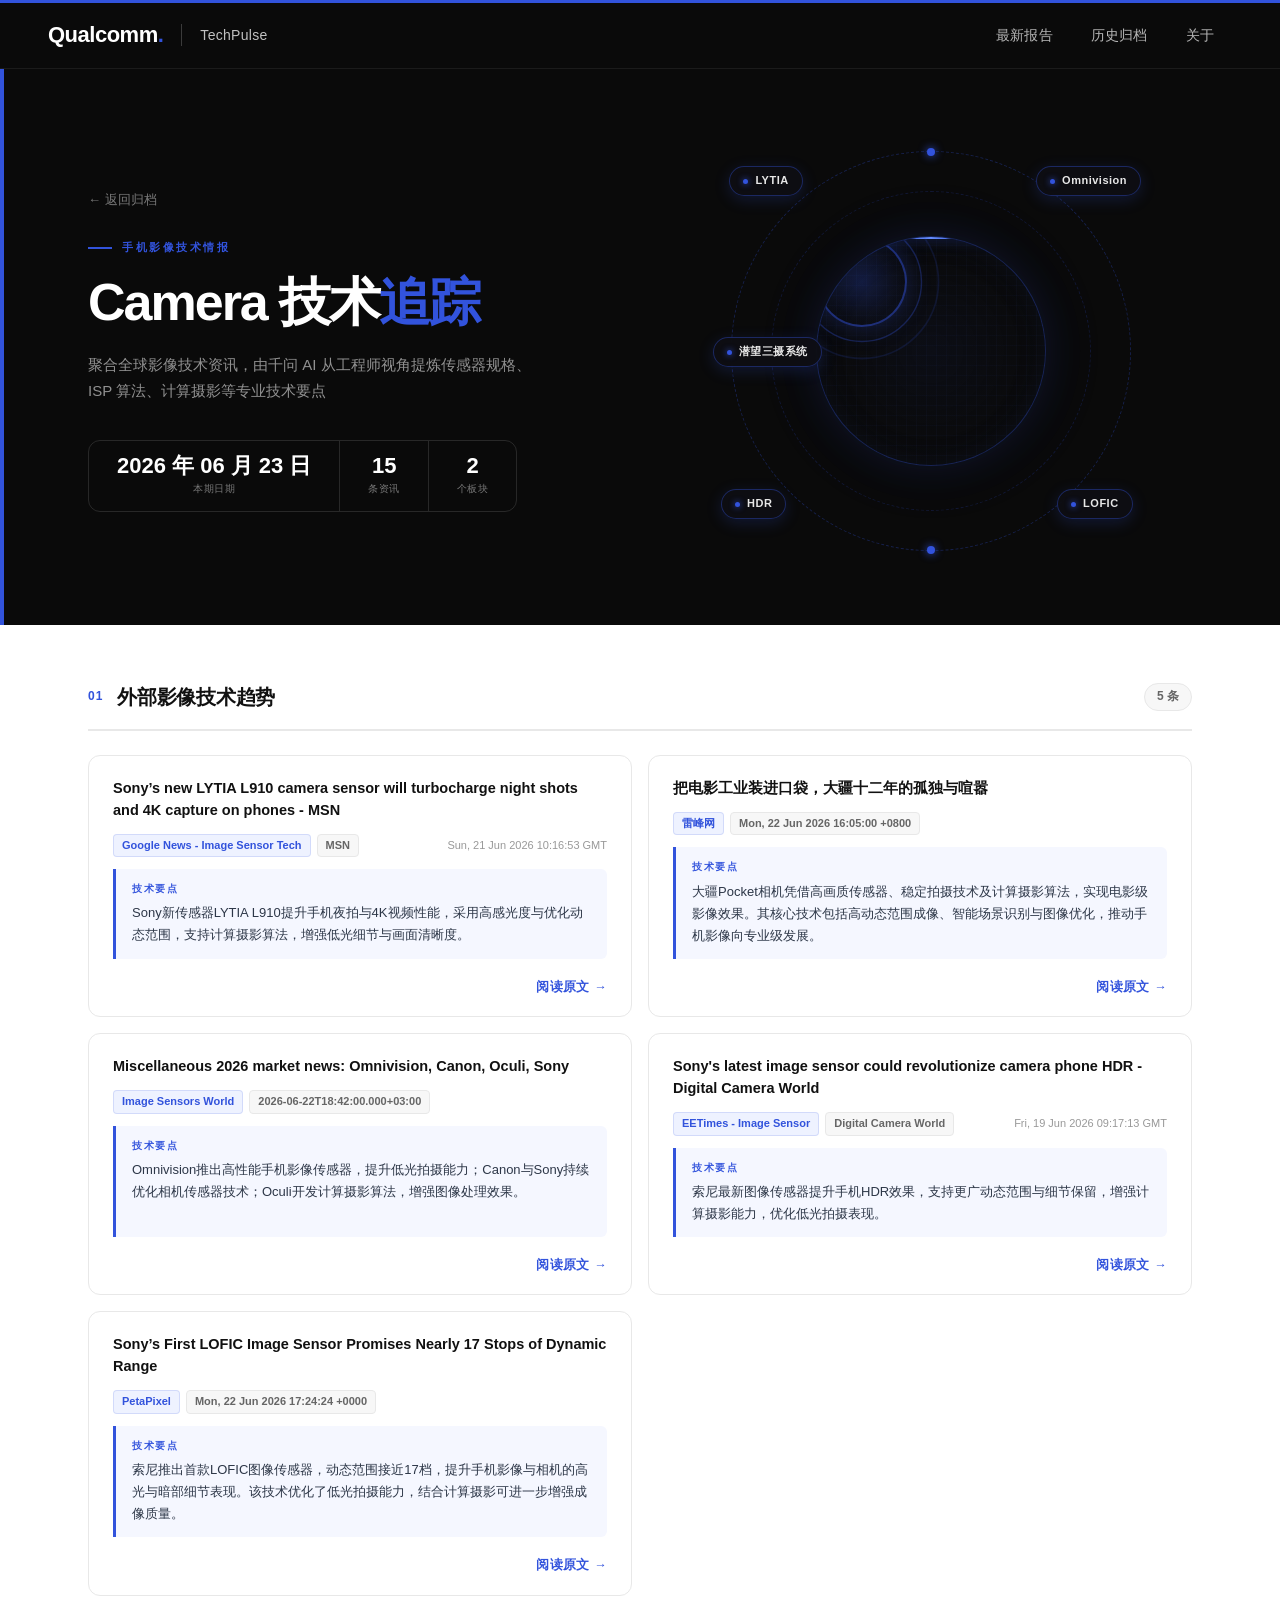
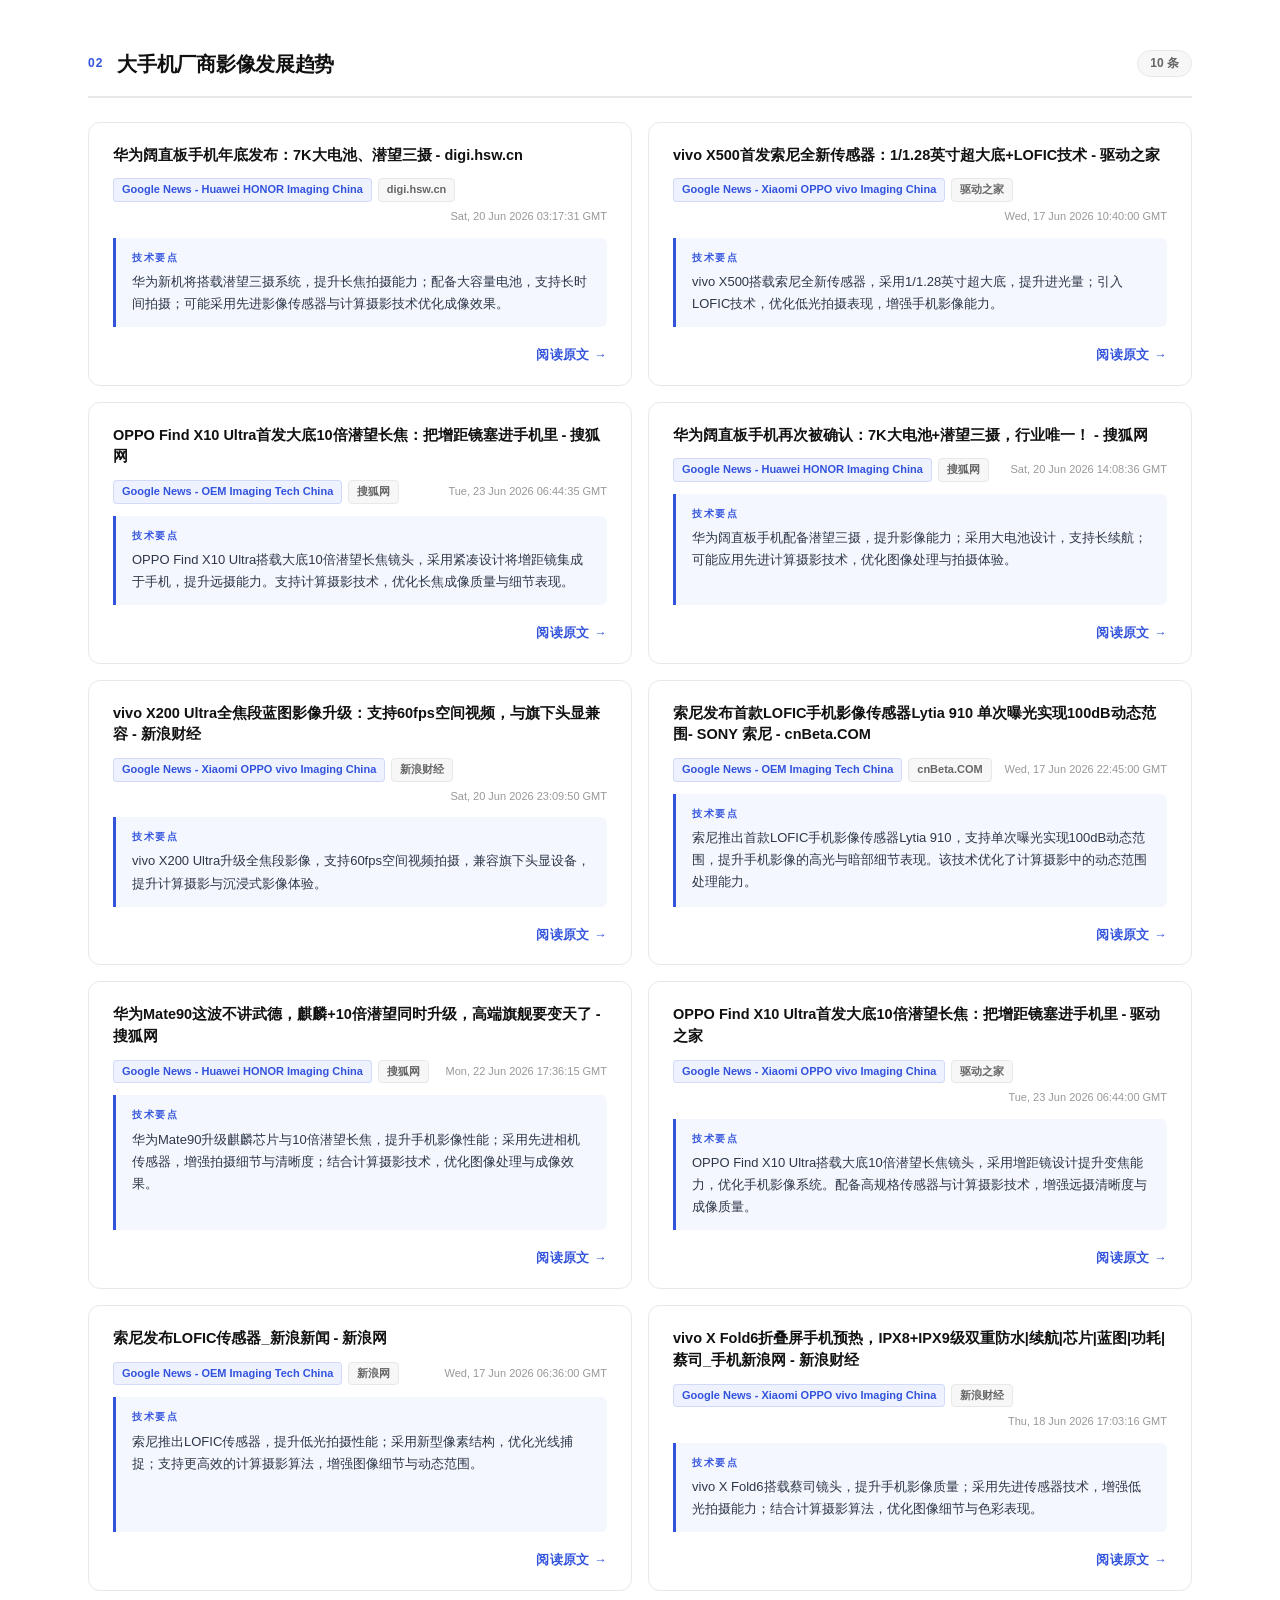
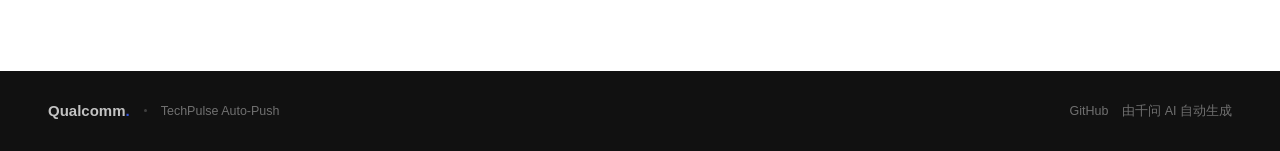
<file: reports/2026-06-23.html>
<!DOCTYPE html>
<html lang="zh-CN">
<head>
  <meta charset="UTF-8">
  <meta name="viewport" content="width=device-width, initial-scale=1.0">
  <title>报告 2026-06-23 — TechPulse</title>
  <link rel="stylesheet" href="../assets/style.css">
</head>
<body>
<div class="topbar"></div>
<nav class="nav">
  <a class="nav-brand" href="../index.html">
    <span class="nav-wordmark">Qualcomm<span>.</span></span>
    <div class="nav-divider"></div>
    <span class="nav-title">TechPulse</span>
  </a>
  <div class="nav-links">
    <a href="../index.html" id="nav-latest">最新报告</a>
    <a href="../archive.html" id="nav-archive">历史归档</a>
    <a href="../about.html" id="nav-about">关于</a>
  </div>
</nav>
<div class="hero">
  <div class="hero-inner">
    <div class="hero-left">
      <a class="hero-back" href="../archive.html">← 返回归档</a>
      <div class="hero-eyebrow">手机影像技术情报</div>
      <h1>Camera 技术<em>追踪</em></h1>
      <p class="hero-sub">聚合全球影像技术资讯，由千问 AI 从工程师视角提炼传感器规格、ISP 算法、计算摄影等专业技术要点</p>
      <div class="hero-stats">
        <div class="hero-stat">
          <div class="hero-stat-num">2026 年 06 月 23 日</div>
          <div class="hero-stat-label">本期日期</div>
        </div>
        <div class="hero-stat">
          <div class="hero-stat-num">15</div>
          <div class="hero-stat-label">条资讯</div>
        </div>
        <div class="hero-stat">
          <div class="hero-stat-num">2</div>
          <div class="hero-stat-label">个板块</div>
        </div>
      </div>
    </div>
    <div class="hero-visual">
      <div class="camera-viz">
        <div class="camera-ring r1"></div>
        <div class="camera-ring r2"></div>
        <div class="camera-sensor">
          <div class="camera-scan"></div>
          <div class="camera-aperture"></div>
        </div>
        <div class="spec-badge sb1">LYTIA</div>
        <div class="spec-badge sb2">Omnivision</div>
        <div class="spec-badge sb3">HDR</div>
        <div class="spec-badge sb4">LOFIC</div>
        <div class="spec-badge sb5">潜望三摄系统</div>      </div>
    </div>
  </div>
</div>
<div class="container">
<div class="section-header">
  <span class="section-num">01</span>
  <h2>外部影像技术趋势</h2>
  <span class="section-badge">5 条</span>
</div>
<div class="news-grid">
<div class="news-card">
  <div class="news-title">Sony’s new LYTIA L910 camera sensor will turbocharge night shots and 4K capture on phones - MSN</div>
  <div class="news-meta">
    <span class="news-meta-source">Google News - Image Sensor Tech</span><span class="news-meta-pub">MSN</span><span class="news-meta-time">Sun, 21 Jun 2026 10:16:53 GMT</span>
  </div>
    <div class="news-digest">
      <div class="news-digest-label">技术要点</div>
      <div class="news-digest-text">Sony新传感器LYTIA L910提升手机夜拍与4K视频性能，采用高感光度与优化动态范围，支持计算摄影算法，增强低光细节与画面清晰度。</div>
    </div>
    <div class="news-footer">
      <div class="news-link"><a href="https://news.google.com/rss/articles/[base64]?oc=5" target="_blank" rel="noopener">阅读原文</a></div>
    </div>
</div>
<div class="news-card">
  <div class="news-title">把电影工业装进口袋，大疆十二年的孤独与喧嚣</div>
  <div class="news-meta">
    <span class="news-meta-source">雷峰网</span><span class="news-meta-pub">Mon, 22 Jun 2026 16:05:00 +0800</span>
  </div>
    <div class="news-digest">
      <div class="news-digest-label">技术要点</div>
      <div class="news-digest-text">大疆Pocket相机凭借高画质传感器、稳定拍摄技术及计算摄影算法，实现电影级影像效果。其核心技术包括高动态范围成像、智能场景识别与图像优化，推动手机影像向专业级发展。</div>
    </div>
    <div class="news-footer">
      <div class="news-link"><a href="https://www.leiphone.com/category/weiwu/9jq5cMWHkEgWHwUO.html" target="_blank" rel="noopener">阅读原文</a></div>
    </div>
</div>
<div class="news-card">
  <div class="news-title">Miscellaneous 2026 market news: Omnivision, Canon, Oculi, Sony</div>
  <div class="news-meta">
    <span class="news-meta-source">Image Sensors World</span><span class="news-meta-pub">2026-06-22T18:42:00.000+03:00</span>
  </div>
    <div class="news-digest">
      <div class="news-digest-label">技术要点</div>
      <div class="news-digest-text">Omnivision推出高性能手机影像传感器，提升低光拍摄能力；Canon与Sony持续优化相机传感器技术；Oculi开发计算摄影算法，增强图像处理效果。</div>
    </div>
    <div class="news-footer">
      <div class="news-link"><a href="https://image-sensors-world.blogspot.com/2026/06/miscellaneous-2026-market-news.html" target="_blank" rel="noopener">阅读原文</a></div>
    </div>
</div>
<div class="news-card">
  <div class="news-title">Sony&#x27;s latest image sensor could revolutionize camera phone HDR - Digital Camera World</div>
  <div class="news-meta">
    <span class="news-meta-source">EETimes - Image Sensor</span><span class="news-meta-pub">Digital Camera World</span><span class="news-meta-time">Fri, 19 Jun 2026 09:17:13 GMT</span>
  </div>
    <div class="news-digest">
      <div class="news-digest-label">技术要点</div>
      <div class="news-digest-text">索尼最新图像传感器提升手机HDR效果，支持更广动态范围与细节保留，增强计算摄影能力，优化低光拍摄表现。</div>
    </div>
    <div class="news-footer">
      <div class="news-link"><a href="https://news.google.com/rss/articles/[base64]?oc=5" target="_blank" rel="noopener">阅读原文</a></div>
    </div>
</div>
<div class="news-card">
  <div class="news-title">Sony’s First LOFIC Image Sensor Promises Nearly 17 Stops of Dynamic Range</div>
  <div class="news-meta">
    <span class="news-meta-source">PetaPixel</span><span class="news-meta-pub">Mon, 22 Jun 2026 17:24:24 +0000</span>
  </div>
    <div class="news-digest">
      <div class="news-digest-label">技术要点</div>
      <div class="news-digest-text">索尼推出首款LOFIC图像传感器，动态范围接近17档，提升手机影像与相机的高光与暗部细节表现。该技术优化了低光拍摄能力，结合计算摄影可进一步增强成像质量。</div>
    </div>
    <div class="news-footer">
      <div class="news-link"><a href="https://petapixel.com/2026/06/22/sonys-first-lofic-image-sensor-promises-nearly-17-stops-of-dynamic-range/" target="_blank" rel="noopener">阅读原文</a></div>
    </div>
</div>
</div><div class="section-header">
  <span class="section-num">02</span>
  <h2>大手机厂商影像发展趋势</h2>
  <span class="section-badge">10 条</span>
</div>
<div class="news-grid">
<div class="news-card">
  <div class="news-title">华为阔直板手机年底发布：7K大电池、潜望三摄 - digi.hsw.cn</div>
  <div class="news-meta">
    <span class="news-meta-source">Google News - Huawei HONOR Imaging China</span><span class="news-meta-pub">digi.hsw.cn</span><span class="news-meta-time">Sat, 20 Jun 2026 03:17:31 GMT</span>
  </div>
    <div class="news-digest">
      <div class="news-digest-label">技术要点</div>
      <div class="news-digest-text">华为新机将搭载潜望三摄系统，提升长焦拍摄能力；配备大容量电池，支持长时间拍摄；可能采用先进影像传感器与计算摄影技术优化成像效果。</div>
    </div>
    <div class="news-footer">
      <div class="news-link"><a href="https://news.google.com/rss/articles/CBMiXkFVX3lxTE1mbUVvR3BaZWEtd1A5Z0pyQ2t1TEJDWWRJaFVBMkZwaWdhZGRfOEpMd0t5X1pJWE9BektSY2hDanZuUmg1Z2lDMlNsNng1M0JMbks2czlZamZzSjVfdVE?oc=5" target="_blank" rel="noopener">阅读原文</a></div>
    </div>
</div>
<div class="news-card">
  <div class="news-title">vivo X500首发索尼全新传感器：1/1.28英寸超大底+LOFIC技术 - 驱动之家</div>
  <div class="news-meta">
    <span class="news-meta-source">Google News - Xiaomi OPPO vivo Imaging China</span><span class="news-meta-pub">驱动之家</span><span class="news-meta-time">Wed, 17 Jun 2026 10:40:00 GMT</span>
  </div>
    <div class="news-digest">
      <div class="news-digest-label">技术要点</div>
      <div class="news-digest-text">vivo X500搭载索尼全新传感器，采用1/1.28英寸超大底，提升进光量；引入LOFIC技术，优化低光拍摄表现，增强手机影像能力。</div>
    </div>
    <div class="news-footer">
      <div class="news-link"><a href="https://news.google.com/rss/articles/CBMiWEFVX3lxTE1yanpBLUFRZ1pQc2ZuVkd4RWZ3MkU4ajJLZFh1TXFYZ2s0LVR3d3RSS1JYc0l0R094cWladUN4Z29NQzM5eHZ6eDNQX3liT24zc2FMNXZ0MEs?oc=5" target="_blank" rel="noopener">阅读原文</a></div>
    </div>
</div>
<div class="news-card">
  <div class="news-title">OPPO Find X10 Ultra首发大底10倍潜望长焦：把增距镜塞进手机里 - 搜狐网</div>
  <div class="news-meta">
    <span class="news-meta-source">Google News - OEM Imaging Tech China</span><span class="news-meta-pub">搜狐网</span><span class="news-meta-time">Tue, 23 Jun 2026 06:44:35 GMT</span>
  </div>
    <div class="news-digest">
      <div class="news-digest-label">技术要点</div>
      <div class="news-digest-text">OPPO Find X10 Ultra搭载大底10倍潜望长焦镜头，采用紧凑设计将增距镜集成于手机，提升远摄能力。支持计算摄影技术，优化长焦成像质量与细节表现。</div>
    </div>
    <div class="news-footer">
      <div class="news-link"><a href="https://news.google.com/rss/articles/CBMiiAFBVV95cUxNcWVvOS0zZi12ZUltRGFRS1FWOVVXZjM3ZHQ1NVlqanhxT0Fyd2pncFNaV2N1NmtxT0NKU3FVX25TWl8ydlRWRERLMTNwRjVmaHFHM2M4d01CamVPVkRMN1gxWlhjU3p3X1doa1NmcHY2QlZKTDFVdUEtUUR2Y1ozR3NuWEdyX1Ju?oc=5" target="_blank" rel="noopener">阅读原文</a></div>
    </div>
</div>
<div class="news-card">
  <div class="news-title">华为阔直板手机再次被确认：7K大电池+潜望三摄，行业唯一！ - 搜狐网</div>
  <div class="news-meta">
    <span class="news-meta-source">Google News - Huawei HONOR Imaging China</span><span class="news-meta-pub">搜狐网</span><span class="news-meta-time">Sat, 20 Jun 2026 14:08:36 GMT</span>
  </div>
    <div class="news-digest">
      <div class="news-digest-label">技术要点</div>
      <div class="news-digest-text">华为阔直板手机配备潜望三摄，提升影像能力；采用大电池设计，支持长续航；可能应用先进计算摄影技术，优化图像处理与拍摄体验。</div>
    </div>
    <div class="news-footer">
      <div class="news-link"><a href="https://news.google.com/rss/articles/CBMif0FVX3lxTFB2VnM5RGJjMUVOYVdCUmdOTm00OU1FR1hnZERRRGIyVjJmbEdDUFZNU2I4ZVQtNVF4b3M0X0FTbFV0OWNkTFhIYWcwUXVYZ0NTWDg4YlVKcGt1TmxRa2UxelZSOFVGVkFBVzBOX0NoQ0YtU3c3WFBZMHplQTFrbHM?oc=5" target="_blank" rel="noopener">阅读原文</a></div>
    </div>
</div>
<div class="news-card">
  <div class="news-title">vivo X200 Ultra全焦段蓝图影像升级：支持60fps空间视频，与旗下头显兼容 - 新浪财经</div>
  <div class="news-meta">
    <span class="news-meta-source">Google News - Xiaomi OPPO vivo Imaging China</span><span class="news-meta-pub">新浪财经</span><span class="news-meta-time">Sat, 20 Jun 2026 23:09:50 GMT</span>
  </div>
    <div class="news-digest">
      <div class="news-digest-label">技术要点</div>
      <div class="news-digest-text">vivo X200 Ultra升级全焦段影像，支持60fps空间视频拍摄，兼容旗下头显设备，提升计算摄影与沉浸式影像体验。</div>
    </div>
    <div class="news-footer">
      <div class="news-link"><a href="https://news.google.com/rss/articles/CBMifkFVX3lxTE5nQ3ZKMGdoWkFOMXo3VjhISFNROTNZRjUtNTd2bDNBMkxKdlFRLXZjYlJqWEJnR050dDg4UTFGeHViSndZUXpwaGpZU1A2Q2RrNFNXQWJubkt5NFVKVHJKR1ZXd2xIYnQtNHlmcUhob2t6MF9vYzFnckl0THZRUQ?oc=5" target="_blank" rel="noopener">阅读原文</a></div>
    </div>
</div>
<div class="news-card">
  <div class="news-title">索尼发布首款LOFIC手机影像传感器Lytia 910 单次曝光实现100dB动态范围- SONY 索尼 - cnBeta.COM</div>
  <div class="news-meta">
    <span class="news-meta-source">Google News - OEM Imaging Tech China</span><span class="news-meta-pub">cnBeta.COM</span><span class="news-meta-time">Wed, 17 Jun 2026 22:45:00 GMT</span>
  </div>
    <div class="news-digest">
      <div class="news-digest-label">技术要点</div>
      <div class="news-digest-text">索尼推出首款LOFIC手机影像传感器Lytia 910，支持单次曝光实现100dB动态范围，提升手机影像的高光与暗部细节表现。该技术优化了计算摄影中的动态范围处理能力。</div>
    </div>
    <div class="news-footer">
      <div class="news-link"><a href="https://news.google.com/rss/articles/CBMiYEFVX3lxTE5hbnU5eGlQUWFUdUZDSmxCbkphS2h2dWdheTBGNHNiblVwUmhpVm5LR0s2ZjRCNUpycm9GbW05T0d0Wlpzcl9kcS1EbmZiZlptMHNJWkJ0bldHeS00Q0Q1MQ?oc=5" target="_blank" rel="noopener">阅读原文</a></div>
    </div>
</div>
<div class="news-card">
  <div class="news-title">华为Mate90这波不讲武德，麒麟+10倍潜望同时升级，高端旗舰要变天了 - 搜狐网</div>
  <div class="news-meta">
    <span class="news-meta-source">Google News - Huawei HONOR Imaging China</span><span class="news-meta-pub">搜狐网</span><span class="news-meta-time">Mon, 22 Jun 2026 17:36:15 GMT</span>
  </div>
    <div class="news-digest">
      <div class="news-digest-label">技术要点</div>
      <div class="news-digest-text">华为Mate90升级麒麟芯片与10倍潜望长焦，提升手机影像性能；采用先进相机传感器，增强拍摄细节与清晰度；结合计算摄影技术，优化图像处理与成像效果。</div>
    </div>
    <div class="news-footer">
      <div class="news-link"><a href="https://news.google.com/rss/articles/CBMijAFBVV95cUxQSDFCQXgwbkVQYjdLbGlwd3dVQk1NalNtRk94bENDNHFUNVU2c2tJRkJGajhfSG9jTmFkRXJmVG9hNXFzWGdrakl2N2ZoN1BMeEJXNVljQjExUnNKdm9IUHlNYW9XRUpoQm1vcEsyNFB1NnI2V0Y2SHE2ZmtwalgwdG5GMTBpQlRERXFTOQ?oc=5" target="_blank" rel="noopener">阅读原文</a></div>
    </div>
</div>
<div class="news-card">
  <div class="news-title">OPPO Find X10 Ultra首发大底10倍潜望长焦：把增距镜塞进手机里 - 驱动之家</div>
  <div class="news-meta">
    <span class="news-meta-source">Google News - Xiaomi OPPO vivo Imaging China</span><span class="news-meta-pub">驱动之家</span><span class="news-meta-time">Tue, 23 Jun 2026 06:44:00 GMT</span>
  </div>
    <div class="news-digest">
      <div class="news-digest-label">技术要点</div>
      <div class="news-digest-text">OPPO Find X10 Ultra搭载大底10倍潜望长焦镜头，采用增距镜设计提升变焦能力，优化手机影像系统。配备高规格传感器与计算摄影技术，增强远摄清晰度与成像质量。</div>
    </div>
    <div class="news-footer">
      <div class="news-link"><a href="https://news.google.com/rss/articles/CBMiWEFVX3lxTFBRTkR6eks4cXdWeE94Vms3SllJYXh0Z3g2QlBpREFkMFpMUzdBMlFjS1R4cThsM2tUM1h3UXhyNDhkdGR1YW5NbVgtZmVJTU03MWlVeGNVamI?oc=5" target="_blank" rel="noopener">阅读原文</a></div>
    </div>
</div>
<div class="news-card">
  <div class="news-title">索尼发布LOFIC传感器_新浪新闻 - 新浪网</div>
  <div class="news-meta">
    <span class="news-meta-source">Google News - OEM Imaging Tech China</span><span class="news-meta-pub">新浪网</span><span class="news-meta-time">Wed, 17 Jun 2026 06:36:00 GMT</span>
  </div>
    <div class="news-digest">
      <div class="news-digest-label">技术要点</div>
      <div class="news-digest-text">索尼推出LOFIC传感器，提升低光拍摄性能；采用新型像素结构，优化光线捕捉；支持更高效的计算摄影算法，增强图像细节与动态范围。</div>
    </div>
    <div class="news-footer">
      <div class="news-link"><a href="https://news.google.com/rss/articles/CBMiY0FVX3lxTE5jcFVQZVdNT1V3TlhBN3R0Y0Z2UGFmSmdTSEVRN1JYZ2lPNDF2ZHZOalcycTFSb1VsS1Y0NGV4bFppYVhGLVRRb3ZuYlRxYmxvN2ZBNXhGNTU4WjNnZ1VWUlF4bw?oc=5" target="_blank" rel="noopener">阅读原文</a></div>
    </div>
</div>
<div class="news-card">
  <div class="news-title">vivo X Fold6折叠屏手机预热，IPX8+IPX9级双重防水|续航|芯片|蓝图|功耗|蔡司_手机新浪网 - 新浪财经</div>
  <div class="news-meta">
    <span class="news-meta-source">Google News - Xiaomi OPPO vivo Imaging China</span><span class="news-meta-pub">新浪财经</span><span class="news-meta-time">Thu, 18 Jun 2026 17:03:16 GMT</span>
  </div>
    <div class="news-digest">
      <div class="news-digest-label">技术要点</div>
      <div class="news-digest-text">vivo X Fold6搭载蔡司镜头，提升手机影像质量；采用先进传感器技术，增强低光拍摄能力；结合计算摄影算法，优化图像细节与色彩表现。</div>
    </div>
    <div class="news-footer">
      <div class="news-link"><a href="https://news.google.com/rss/articles/[base64]?oc=5" target="_blank" rel="noopener">阅读原文</a></div>
    </div>
</div>
</div>
</div>
<footer class="footer">
  <div class="footer-left">
    <span class="footer-wordmark">Qualcomm<span>.</span></span>
    <span class="footer-dot"></span>
    <span>TechPulse Auto-Push</span>
  </div>
  <div>
    <a href="https://github.com/hahaha338/tech_pulse" target="_blank" rel="noopener">GitHub</a>
    &nbsp;&nbsp;
    由千问 AI 自动生成
  </div>
</footer>
</body>
</html>
</file>
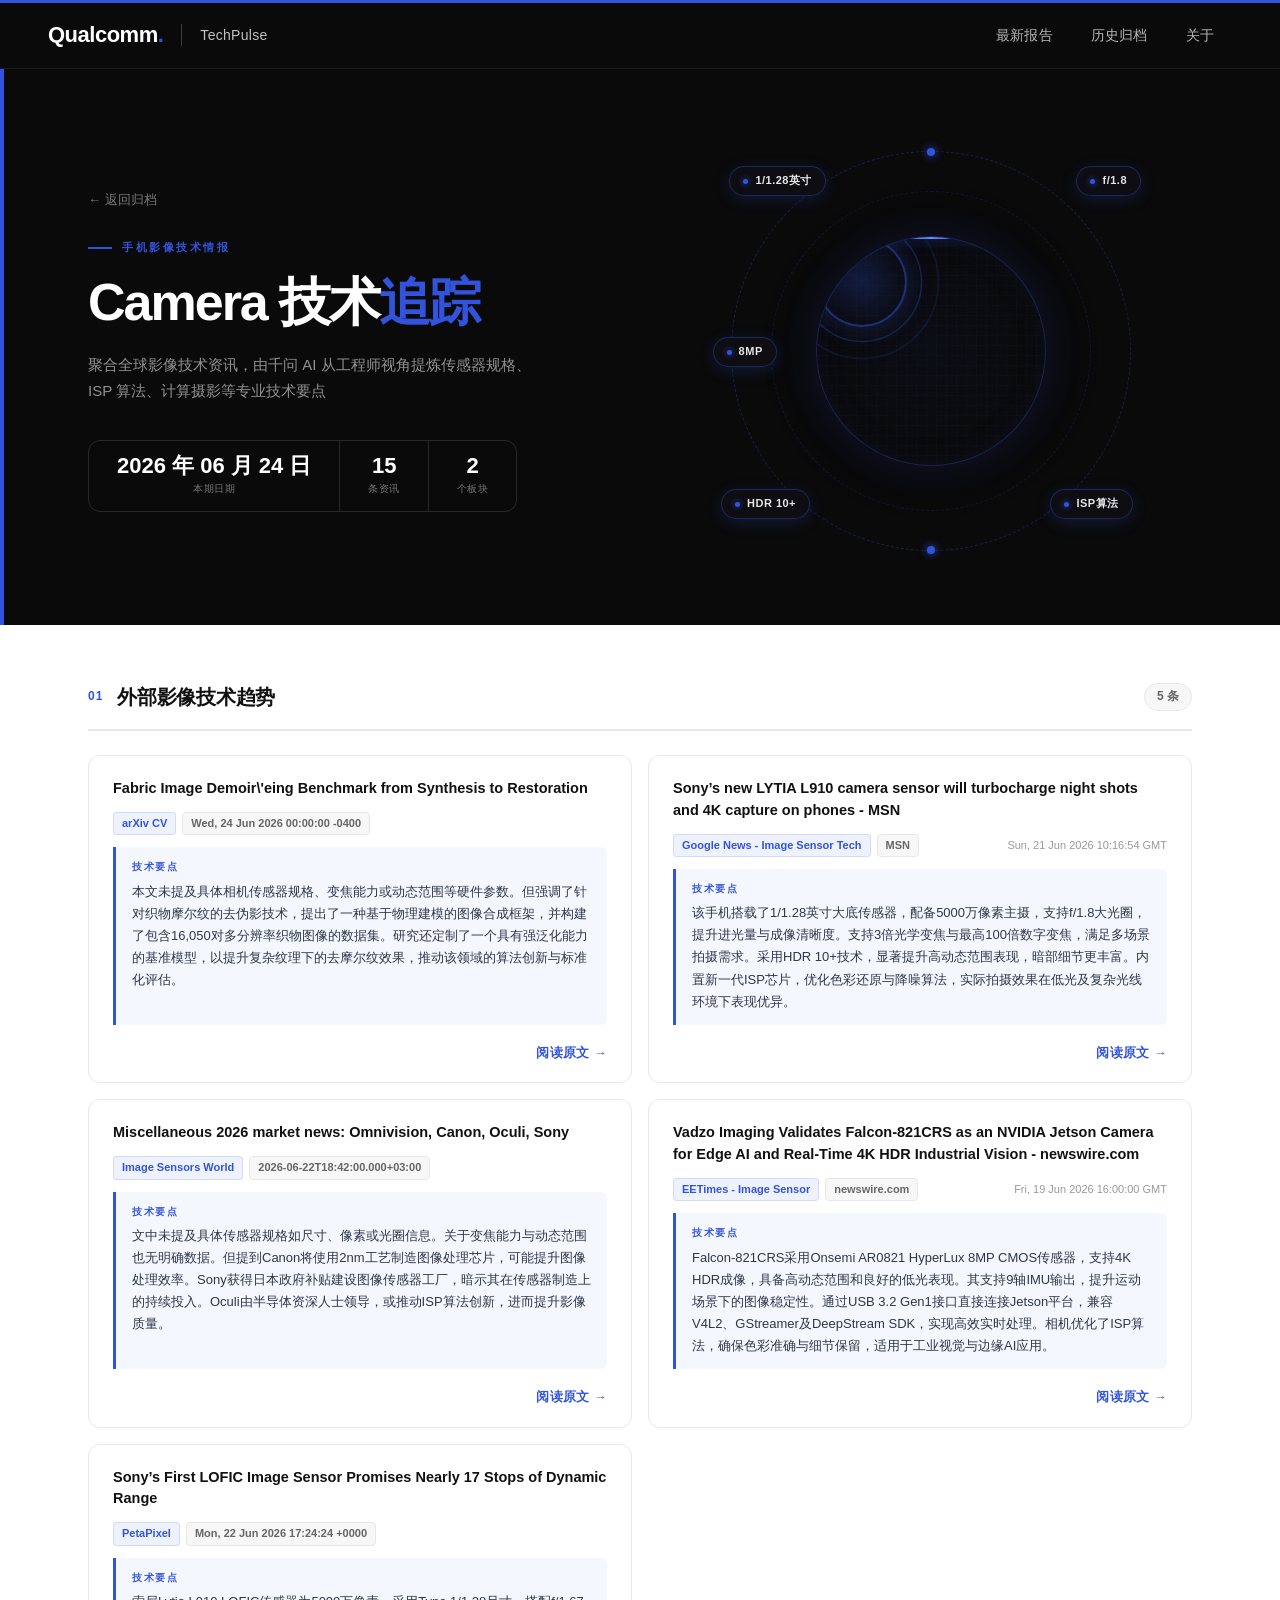
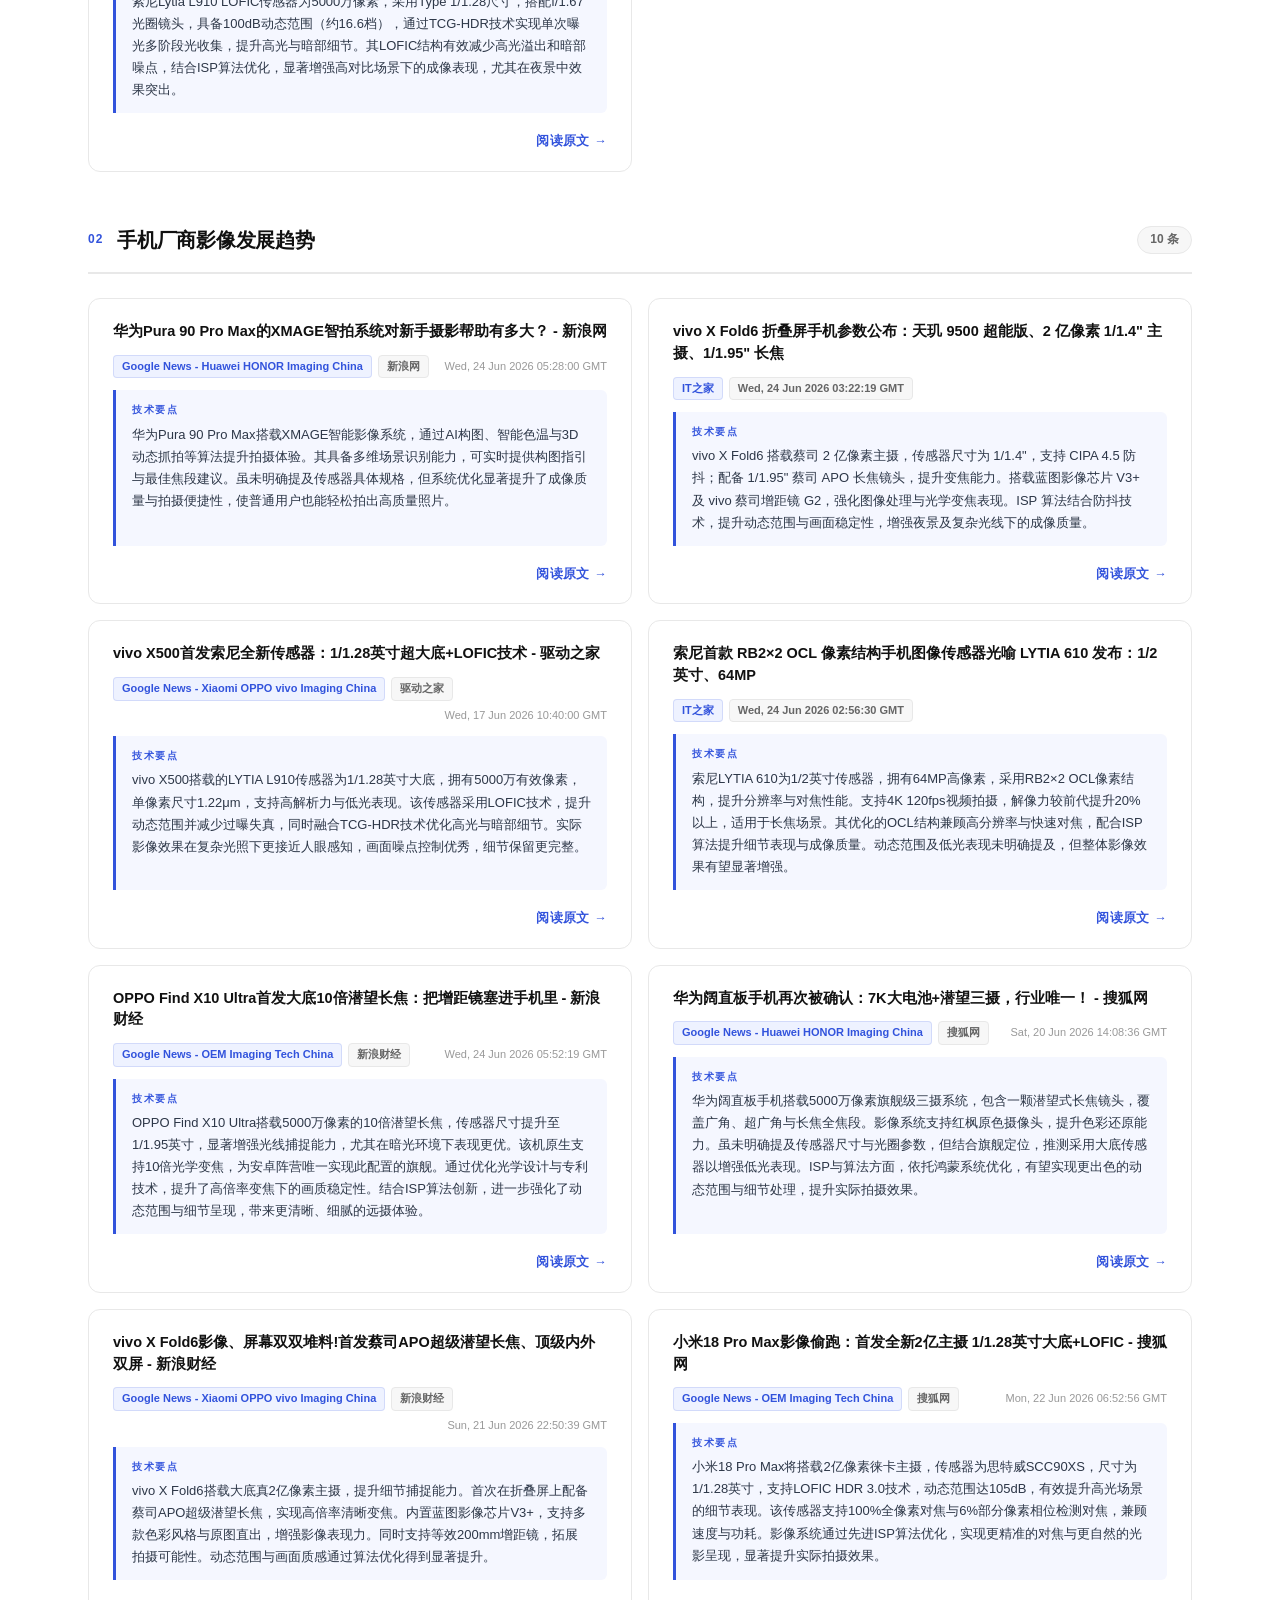
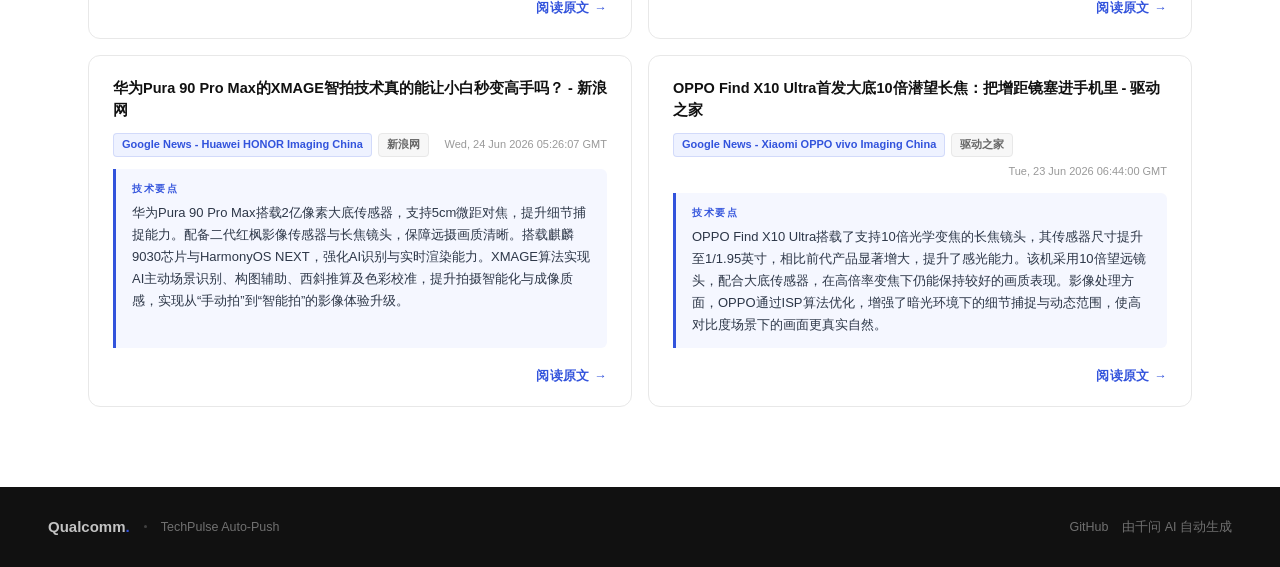
<file: reports/2026-06-24.html>
<!DOCTYPE html>
<html lang="zh-CN">
<head>
  <meta charset="UTF-8">
  <meta name="viewport" content="width=device-width, initial-scale=1.0">
  <title>报告 2026-06-24 — TechPulse</title>
  <link rel="stylesheet" href="../assets/style.css">
</head>
<body>
<div class="topbar"></div>
<nav class="nav">
  <a class="nav-brand" href="../index.html">
    <span class="nav-wordmark">Qualcomm<span>.</span></span>
    <div class="nav-divider"></div>
    <span class="nav-title">TechPulse</span>
  </a>
  <div class="nav-links">
    <a href="../index.html" id="nav-latest">最新报告</a>
    <a href="../archive.html" id="nav-archive">历史归档</a>
    <a href="../about.html" id="nav-about">关于</a>
  </div>
</nav>
<div class="hero">
  <div class="hero-inner">
    <div class="hero-left">
      <a class="hero-back" href="../archive.html">← 返回归档</a>
      <div class="hero-eyebrow">手机影像技术情报</div>
      <h1>Camera 技术<em>追踪</em></h1>
      <p class="hero-sub">聚合全球影像技术资讯，由千问 AI 从工程师视角提炼传感器规格、ISP 算法、计算摄影等专业技术要点</p>
      <div class="hero-stats">
        <div class="hero-stat">
          <div class="hero-stat-num">2026 年 06 月 24 日</div>
          <div class="hero-stat-label">本期日期</div>
        </div>
        <div class="hero-stat">
          <div class="hero-stat-num">15</div>
          <div class="hero-stat-label">条资讯</div>
        </div>
        <div class="hero-stat">
          <div class="hero-stat-num">2</div>
          <div class="hero-stat-label">个板块</div>
        </div>
      </div>
    </div>
    <div class="hero-visual">
      <div class="camera-viz">
        <div class="camera-ring r1"></div>
        <div class="camera-ring r2"></div>
        <div class="camera-sensor">
          <div class="camera-scan"></div>
          <div class="camera-aperture"></div>
        </div>
        <div class="spec-badge sb1">1/1.28英寸</div>
        <div class="spec-badge sb2">f/1.8</div>
        <div class="spec-badge sb3">HDR 10+</div>
        <div class="spec-badge sb4">ISP算法</div>
        <div class="spec-badge sb5">8MP</div>      </div>
    </div>
  </div>
</div>
<div class="container">
<div class="section-header">
  <span class="section-num">01</span>
  <h2>外部影像技术趋势</h2>
  <span class="section-badge">5 条</span>
</div>
<div class="news-grid">
<div class="news-card">
  <div class="news-title">Fabric Image Demoir\&#x27;eing Benchmark from Synthesis to Restoration</div>
  <div class="news-meta">
    <span class="news-meta-source">arXiv CV</span><span class="news-meta-pub">Wed, 24 Jun 2026 00:00:00 -0400</span>
  </div>
    <div class="news-digest">
      <div class="news-digest-label">技术要点</div>
      <div class="news-digest-text">本文未提及具体相机传感器规格、变焦能力或动态范围等硬件参数。但强调了针对织物摩尔纹的去伪影技术，提出了一种基于物理建模的图像合成框架，并构建了包含16,050对多分辨率织物图像的数据集。研究还定制了一个具有强泛化能力的基准模型，以提升复杂纹理下的去摩尔纹效果，推动该领域的算法创新与标准化评估。</div>
    </div>
    <div class="news-footer">
      <div class="news-link"><a href="https://arxiv.org/abs/2606.24072" target="_blank" rel="noopener">阅读原文</a></div>
    </div>
</div>
<div class="news-card">
  <div class="news-title">Sony’s new LYTIA L910 camera sensor will turbocharge night shots and 4K capture on phones - MSN</div>
  <div class="news-meta">
    <span class="news-meta-source">Google News - Image Sensor Tech</span><span class="news-meta-pub">MSN</span><span class="news-meta-time">Sun, 21 Jun 2026 10:16:54 GMT</span>
  </div>
    <div class="news-digest">
      <div class="news-digest-label">技术要点</div>
      <div class="news-digest-text">该手机搭载了1/1.28英寸大底传感器，配备5000万像素主摄，支持f/1.8大光圈，提升进光量与成像清晰度。支持3倍光学变焦与最高100倍数字变焦，满足多场景拍摄需求。采用HDR 10+技术，显著提升高动态范围表现，暗部细节更丰富。内置新一代ISP芯片，优化色彩还原与降噪算法，实际拍摄效果在低光及复杂光线环境下表现优异。</div>
    </div>
    <div class="news-footer">
      <div class="news-link"><a href="https://news.google.com/rss/articles/[base64]?oc=5" target="_blank" rel="noopener">阅读原文</a></div>
    </div>
</div>
<div class="news-card">
  <div class="news-title">Miscellaneous 2026 market news: Omnivision, Canon, Oculi, Sony</div>
  <div class="news-meta">
    <span class="news-meta-source">Image Sensors World</span><span class="news-meta-pub">2026-06-22T18:42:00.000+03:00</span>
  </div>
    <div class="news-digest">
      <div class="news-digest-label">技术要点</div>
      <div class="news-digest-text">文中未提及具体传感器规格如尺寸、像素或光圈信息。关于变焦能力与动态范围也无明确数据。但提到Canon将使用2nm工艺制造图像处理芯片，可能提升图像处理效率。Sony获得日本政府补贴建设图像传感器工厂，暗示其在传感器制造上的持续投入。Oculi由半导体资深人士领导，或推动ISP算法创新，进而提升影像质量。</div>
    </div>
    <div class="news-footer">
      <div class="news-link"><a href="https://image-sensors-world.blogspot.com/2026/06/miscellaneous-2026-market-news.html" target="_blank" rel="noopener">阅读原文</a></div>
    </div>
</div>
<div class="news-card">
  <div class="news-title">Vadzo Imaging Validates Falcon-821CRS as an NVIDIA Jetson Camera for Edge AI and Real-Time 4K HDR Industrial Vision - newswire.com</div>
  <div class="news-meta">
    <span class="news-meta-source">EETimes - Image Sensor</span><span class="news-meta-pub">newswire.com</span><span class="news-meta-time">Fri, 19 Jun 2026 16:00:00 GMT</span>
  </div>
    <div class="news-digest">
      <div class="news-digest-label">技术要点</div>
      <div class="news-digest-text">Falcon-821CRS采用Onsemi AR0821 HyperLux 8MP CMOS传感器，支持4K HDR成像，具备高动态范围和良好的低光表现。其支持9轴IMU输出，提升运动场景下的图像稳定性。通过USB 3.2 Gen1接口直接连接Jetson平台，兼容V4L2、GStreamer及DeepStream SDK，实现高效实时处理。相机优化了ISP算法，确保色彩准确与细节保留，适用于工业视觉与边缘AI应用。</div>
    </div>
    <div class="news-footer">
      <div class="news-link"><a href="https://news.google.com/rss/articles/[base64]?oc=5" target="_blank" rel="noopener">阅读原文</a></div>
    </div>
</div>
<div class="news-card">
  <div class="news-title">Sony’s First LOFIC Image Sensor Promises Nearly 17 Stops of Dynamic Range</div>
  <div class="news-meta">
    <span class="news-meta-source">PetaPixel</span><span class="news-meta-pub">Mon, 22 Jun 2026 17:24:24 +0000</span>
  </div>
    <div class="news-digest">
      <div class="news-digest-label">技术要点</div>
      <div class="news-digest-text">索尼Lytia L910 LOFIC传感器为5000万像素，采用Type 1/1.28尺寸，搭配f/1.67光圈镜头，具备100dB动态范围（约16.6档），通过TCG-HDR技术实现单次曝光多阶段光收集，提升高光与暗部细节。其LOFIC结构有效减少高光溢出和暗部噪点，结合ISP算法优化，显著增强高对比场景下的成像表现，尤其在夜景中效果突出。</div>
    </div>
    <div class="news-footer">
      <div class="news-link"><a href="https://petapixel.com/2026/06/22/sonys-first-lofic-image-sensor-promises-nearly-17-stops-of-dynamic-range/" target="_blank" rel="noopener">阅读原文</a></div>
    </div>
</div>
</div><div class="section-header">
  <span class="section-num">02</span>
  <h2>手机厂商影像发展趋势</h2>
  <span class="section-badge">10 条</span>
</div>
<div class="news-grid">
<div class="news-card">
  <div class="news-title">华为Pura 90 Pro Max的XMAGE智拍系统对新手摄影帮助有多大？ - 新浪网</div>
  <div class="news-meta">
    <span class="news-meta-source">Google News - Huawei HONOR Imaging China</span><span class="news-meta-pub">新浪网</span><span class="news-meta-time">Wed, 24 Jun 2026 05:28:00 GMT</span>
  </div>
    <div class="news-digest">
      <div class="news-digest-label">技术要点</div>
      <div class="news-digest-text">华为Pura 90 Pro Max搭载XMAGE智能影像系统，通过AI构图、智能色温与3D动态抓拍等算法提升拍摄体验。其具备多维场景识别能力，可实时提供构图指引与最佳焦段建议。虽未明确提及传感器具体规格，但系统优化显著提升了成像质量与拍摄便捷性，使普通用户也能轻松拍出高质量照片。</div>
    </div>
    <div class="news-footer">
      <div class="news-link"><a href="https://news.google.com/rss/articles/CBMickFVX3lxTE9TQ0lBMFhTR0g3dmUxOVBOTS1xdlZBMklSSnhXeEo5Zmh3SXBUVnJUVm5TaWZrbG0tWVVWemxtSjM3UjZLWkJlYk9UaWtxSWFaUk5uUHRJRTB1cEZxcmhwVHFwNy1zSnExeHp4aG5BUWZtZw?oc=5" target="_blank" rel="noopener">阅读原文</a></div>
    </div>
</div>
<div class="news-card">
  <div class="news-title">vivo X Fold6 折叠屏手机参数公布：天玑 9500 超能版、2 亿像素 1/1.4&quot; 主摄、1/1.95&quot; 长焦</div>
  <div class="news-meta">
    <span class="news-meta-source">IT之家</span><span class="news-meta-pub">Wed, 24 Jun 2026 03:22:19 GMT</span>
  </div>
    <div class="news-digest">
      <div class="news-digest-label">技术要点</div>
      <div class="news-digest-text">vivo X Fold6 搭载蔡司 2 亿像素主摄，传感器尺寸为 1/1.4&quot;，支持 CIPA 4.5 防抖；配备 1/1.95&quot; 蔡司 APO 长焦镜头，提升变焦能力。搭载蓝图影像芯片 V3+ 及 vivo 蔡司增距镜 G2，强化图像处理与光学变焦表现。ISP 算法结合防抖技术，提升动态范围与画面稳定性，增强夜景及复杂光线下的成像质量。</div>
    </div>
    <div class="news-footer">
      <div class="news-link"><a href="https://www.ithome.com/0/967/829.htm" target="_blank" rel="noopener">阅读原文</a></div>
    </div>
</div>
<div class="news-card">
  <div class="news-title">vivo X500首发索尼全新传感器：1/1.28英寸超大底+LOFIC技术 - 驱动之家</div>
  <div class="news-meta">
    <span class="news-meta-source">Google News - Xiaomi OPPO vivo Imaging China</span><span class="news-meta-pub">驱动之家</span><span class="news-meta-time">Wed, 17 Jun 2026 10:40:00 GMT</span>
  </div>
    <div class="news-digest">
      <div class="news-digest-label">技术要点</div>
      <div class="news-digest-text">vivo X500搭载的LYTIA L910传感器为1/1.28英寸大底，拥有5000万有效像素，单像素尺寸1.22μm，支持高解析力与低光表现。该传感器采用LOFIC技术，提升动态范围并减少过曝失真，同时融合TCG-HDR技术优化高光与暗部细节。实际影像效果在复杂光照下更接近人眼感知，画面噪点控制优秀，细节保留更完整。</div>
    </div>
    <div class="news-footer">
      <div class="news-link"><a href="https://news.google.com/rss/articles/CBMiWEFVX3lxTE1yanpBLUFRZ1pQc2ZuVkd4RWZ3MkU4ajJLZFh1TXFYZ2s0LVR3d3RSS1JYc0l0R094cWladUN4Z29NQzM5eHZ6eDNQX3liT24zc2FMNXZ0MEs?oc=5" target="_blank" rel="noopener">阅读原文</a></div>
    </div>
</div>
<div class="news-card">
  <div class="news-title">索尼首款 RB2×2 OCL 像素结构手机图像传感器光喻 LYTIA 610 发布：1/2 英寸、64MP</div>
  <div class="news-meta">
    <span class="news-meta-source">IT之家</span><span class="news-meta-pub">Wed, 24 Jun 2026 02:56:30 GMT</span>
  </div>
    <div class="news-digest">
      <div class="news-digest-label">技术要点</div>
      <div class="news-digest-text">索尼LYTIA 610为1/2英寸传感器，拥有64MP高像素，采用RB2×2 OCL像素结构，提升分辨率与对焦性能。支持4K 120fps视频拍摄，解像力较前代提升20%以上，适用于长焦场景。其优化的OCL结构兼顾高分辨率与快速对焦，配合ISP算法提升细节表现与成像质量。动态范围及低光表现未明确提及，但整体影像效果有望显著增强。</div>
    </div>
    <div class="news-footer">
      <div class="news-link"><a href="https://www.ithome.com/0/967/823.htm" target="_blank" rel="noopener">阅读原文</a></div>
    </div>
</div>
<div class="news-card">
  <div class="news-title">OPPO Find X10 Ultra首发大底10倍潜望长焦：把增距镜塞进手机里 - 新浪财经</div>
  <div class="news-meta">
    <span class="news-meta-source">Google News - OEM Imaging Tech China</span><span class="news-meta-pub">新浪财经</span><span class="news-meta-time">Wed, 24 Jun 2026 05:52:19 GMT</span>
  </div>
    <div class="news-digest">
      <div class="news-digest-label">技术要点</div>
      <div class="news-digest-text">OPPO Find X10 Ultra搭载5000万像素的10倍潜望长焦，传感器尺寸提升至1/1.95英寸，显著增强光线捕捉能力，尤其在暗光环境下表现更优。该机原生支持10倍光学变焦，为安卓阵营唯一实现此配置的旗舰。通过优化光学设计与专利技术，提升了高倍率变焦下的画质稳定性。结合ISP算法创新，进一步强化了动态范围与细节呈现，带来更清晰、细腻的远摄体验。</div>
    </div>
    <div class="news-footer">
      <div class="news-link"><a href="https://news.google.com/rss/articles/[base64]?oc=5" target="_blank" rel="noopener">阅读原文</a></div>
    </div>
</div>
<div class="news-card">
  <div class="news-title">华为阔直板手机再次被确认：7K大电池+潜望三摄，行业唯一！ - 搜狐网</div>
  <div class="news-meta">
    <span class="news-meta-source">Google News - Huawei HONOR Imaging China</span><span class="news-meta-pub">搜狐网</span><span class="news-meta-time">Sat, 20 Jun 2026 14:08:36 GMT</span>
  </div>
    <div class="news-digest">
      <div class="news-digest-label">技术要点</div>
      <div class="news-digest-text">华为阔直板手机搭载5000万像素旗舰级三摄系统，包含一颗潜望式长焦镜头，覆盖广角、超广角与长焦全焦段。影像系统支持红枫原色摄像头，提升色彩还原能力。虽未明确提及传感器尺寸与光圈参数，但结合旗舰定位，推测采用大底传感器以增强低光表现。ISP与算法方面，依托鸿蒙系统优化，有望实现更出色的动态范围与细节处理，提升实际拍摄效果。</div>
    </div>
    <div class="news-footer">
      <div class="news-link"><a href="https://news.google.com/rss/articles/CBMif0FVX3lxTFB2VnM5RGJjMUVOYVdCUmdOTm00OU1FR1hnZERRRGIyVjJmbEdDUFZNU2I4ZVQtNVF4b3M0X0FTbFV0OWNkTFhIYWcwUXVYZ0NTWDg4YlVKcGt1TmxRa2UxelZSOFVGVkFBVzBOX0NoQ0YtU3c3WFBZMHplQTFrbHM?oc=5" target="_blank" rel="noopener">阅读原文</a></div>
    </div>
</div>
<div class="news-card">
  <div class="news-title">vivo X Fold6影像、屏幕双双堆料!首发蔡司APO超级潜望长焦、顶级内外双屏 - 新浪财经</div>
  <div class="news-meta">
    <span class="news-meta-source">Google News - Xiaomi OPPO vivo Imaging China</span><span class="news-meta-pub">新浪财经</span><span class="news-meta-time">Sun, 21 Jun 2026 22:50:39 GMT</span>
  </div>
    <div class="news-digest">
      <div class="news-digest-label">技术要点</div>
      <div class="news-digest-text">vivo X Fold6搭载大底真2亿像素主摄，提升细节捕捉能力。首次在折叠屏上配备蔡司APO超级潜望长焦，实现高倍率清晰变焦。内置蓝图影像芯片V3+，支持多款色彩风格与原图直出，增强影像表现力。同时支持等效200mm增距镜，拓展拍摄可能性。动态范围与画面质感通过算法优化得到显著提升。</div>
    </div>
    <div class="news-footer">
      <div class="news-link"><a href="https://news.google.com/rss/articles/CBMifkFVX3lxTE1Ob2l3TnpCVlJ4b0E1MUJyelVKZWs2MDVYOHQwUjY3RzdPTzF6QjNUeE5BYnNXM1dJdFRkb2RQQ21HZmx0bHIyS0FXMlFnOE9pNUswVmVraTBVVFZRLUE5NndHS0I0dzh6dnhpOHd0X1pPbGJsX3VGa2JpN0I2UQ?oc=5" target="_blank" rel="noopener">阅读原文</a></div>
    </div>
</div>
<div class="news-card">
  <div class="news-title">小米18 Pro Max影像偷跑：首发全新2亿主摄 1/1.28英寸大底+LOFIC - 搜狐网</div>
  <div class="news-meta">
    <span class="news-meta-source">Google News - OEM Imaging Tech China</span><span class="news-meta-pub">搜狐网</span><span class="news-meta-time">Mon, 22 Jun 2026 06:52:56 GMT</span>
  </div>
    <div class="news-digest">
      <div class="news-digest-label">技术要点</div>
      <div class="news-digest-text">小米18 Pro Max将搭载2亿像素徕卡主摄，传感器为思特威SCC90XS，尺寸为1/1.28英寸，支持LOFIC HDR 3.0技术，动态范围达105dB，有效提升高光场景的细节表现。该传感器支持100%全像素对焦与6%部分像素相位检测对焦，兼顾速度与功耗。影像系统通过先进ISP算法优化，实现更精准的对焦与更自然的光影呈现，显著提升实际拍摄效果。</div>
    </div>
    <div class="news-footer">
      <div class="news-link"><a href="https://news.google.com/rss/articles/CBMiUkFVX3lxTFBpLVhGNXE1Y1hlZzlFNExmUnVGYU9XcmVlQnl4Z0hNUkpBUmJTSTBCV2dqTGFORDlob2lzaTcxcTRlaF9OOGFGWnJRR3VPeXIxc3c?oc=5" target="_blank" rel="noopener">阅读原文</a></div>
    </div>
</div>
<div class="news-card">
  <div class="news-title">华为Pura 90 Pro Max的XMAGE智拍技术真的能让小白秒变高手吗？ - 新浪网</div>
  <div class="news-meta">
    <span class="news-meta-source">Google News - Huawei HONOR Imaging China</span><span class="news-meta-pub">新浪网</span><span class="news-meta-time">Wed, 24 Jun 2026 05:26:07 GMT</span>
  </div>
    <div class="news-digest">
      <div class="news-digest-label">技术要点</div>
      <div class="news-digest-text">华为Pura 90 Pro Max搭载2亿像素大底传感器，支持5cm微距对焦，提升细节捕捉能力。配备二代红枫影像传感器与长焦镜头，保障远摄画质清晰。搭载麒麟9030芯片与HarmonyOS NEXT，强化AI识别与实时渲染能力。XMAGE算法实现AI主动场景识别、构图辅助、西斜推算及色彩校准，提升拍摄智能化与成像质感，实现从“手动拍”到“智能拍”的影像体验升级。</div>
    </div>
    <div class="news-footer">
      <div class="news-link"><a href="https://news.google.com/rss/articles/CBMickFVX3lxTFBxaDViRVdzazRGdlJEcHI1STk2ejhrNFlNUjZUU3JIN19IRjRVbjV1bXRzaW9iUDV5ck5rVlRidFRqTDRmbkctUlo5UUphNFBWbTlibFdYOUdGdHZ5Sk9yS2h5MEMwU3hnVnVlakRCTjZRUQ?oc=5" target="_blank" rel="noopener">阅读原文</a></div>
    </div>
</div>
<div class="news-card">
  <div class="news-title">OPPO Find X10 Ultra首发大底10倍潜望长焦：把增距镜塞进手机里 - 驱动之家</div>
  <div class="news-meta">
    <span class="news-meta-source">Google News - Xiaomi OPPO vivo Imaging China</span><span class="news-meta-pub">驱动之家</span><span class="news-meta-time">Tue, 23 Jun 2026 06:44:00 GMT</span>
  </div>
    <div class="news-digest">
      <div class="news-digest-label">技术要点</div>
      <div class="news-digest-text">OPPO Find X10 Ultra搭载了支持10倍光学变焦的长焦镜头，其传感器尺寸提升至1/1.95英寸，相比前代产品显著增大，提升了感光能力。该机采用10倍望远镜头，配合大底传感器，在高倍率变焦下仍能保持较好的画质表现。影像处理方面，OPPO通过ISP算法优化，增强了暗光环境下的细节捕捉与动态范围，使高对比度场景下的画面更真实自然。</div>
    </div>
    <div class="news-footer">
      <div class="news-link"><a href="https://news.google.com/rss/articles/CBMiWEFVX3lxTFBRTkR6eks4cXdWeE94Vms3SllJYXh0Z3g2QlBpREFkMFpMUzdBMlFjS1R4cThsM2tUM1h3UXhyNDhkdGR1YW5NbVgtZmVJTU03MWlVeGNVamI?oc=5" target="_blank" rel="noopener">阅读原文</a></div>
    </div>
</div>
</div>
</div>
<footer class="footer">
  <div class="footer-left">
    <span class="footer-wordmark">Qualcomm<span>.</span></span>
    <span class="footer-dot"></span>
    <span>TechPulse Auto-Push</span>
  </div>
  <div>
    <a href="https://github.com/hahaha338/tech_pulse" target="_blank" rel="noopener">GitHub</a>
    &nbsp;&nbsp;
    由千问 AI 自动生成
  </div>
</footer>
</body>
</html>
</file>
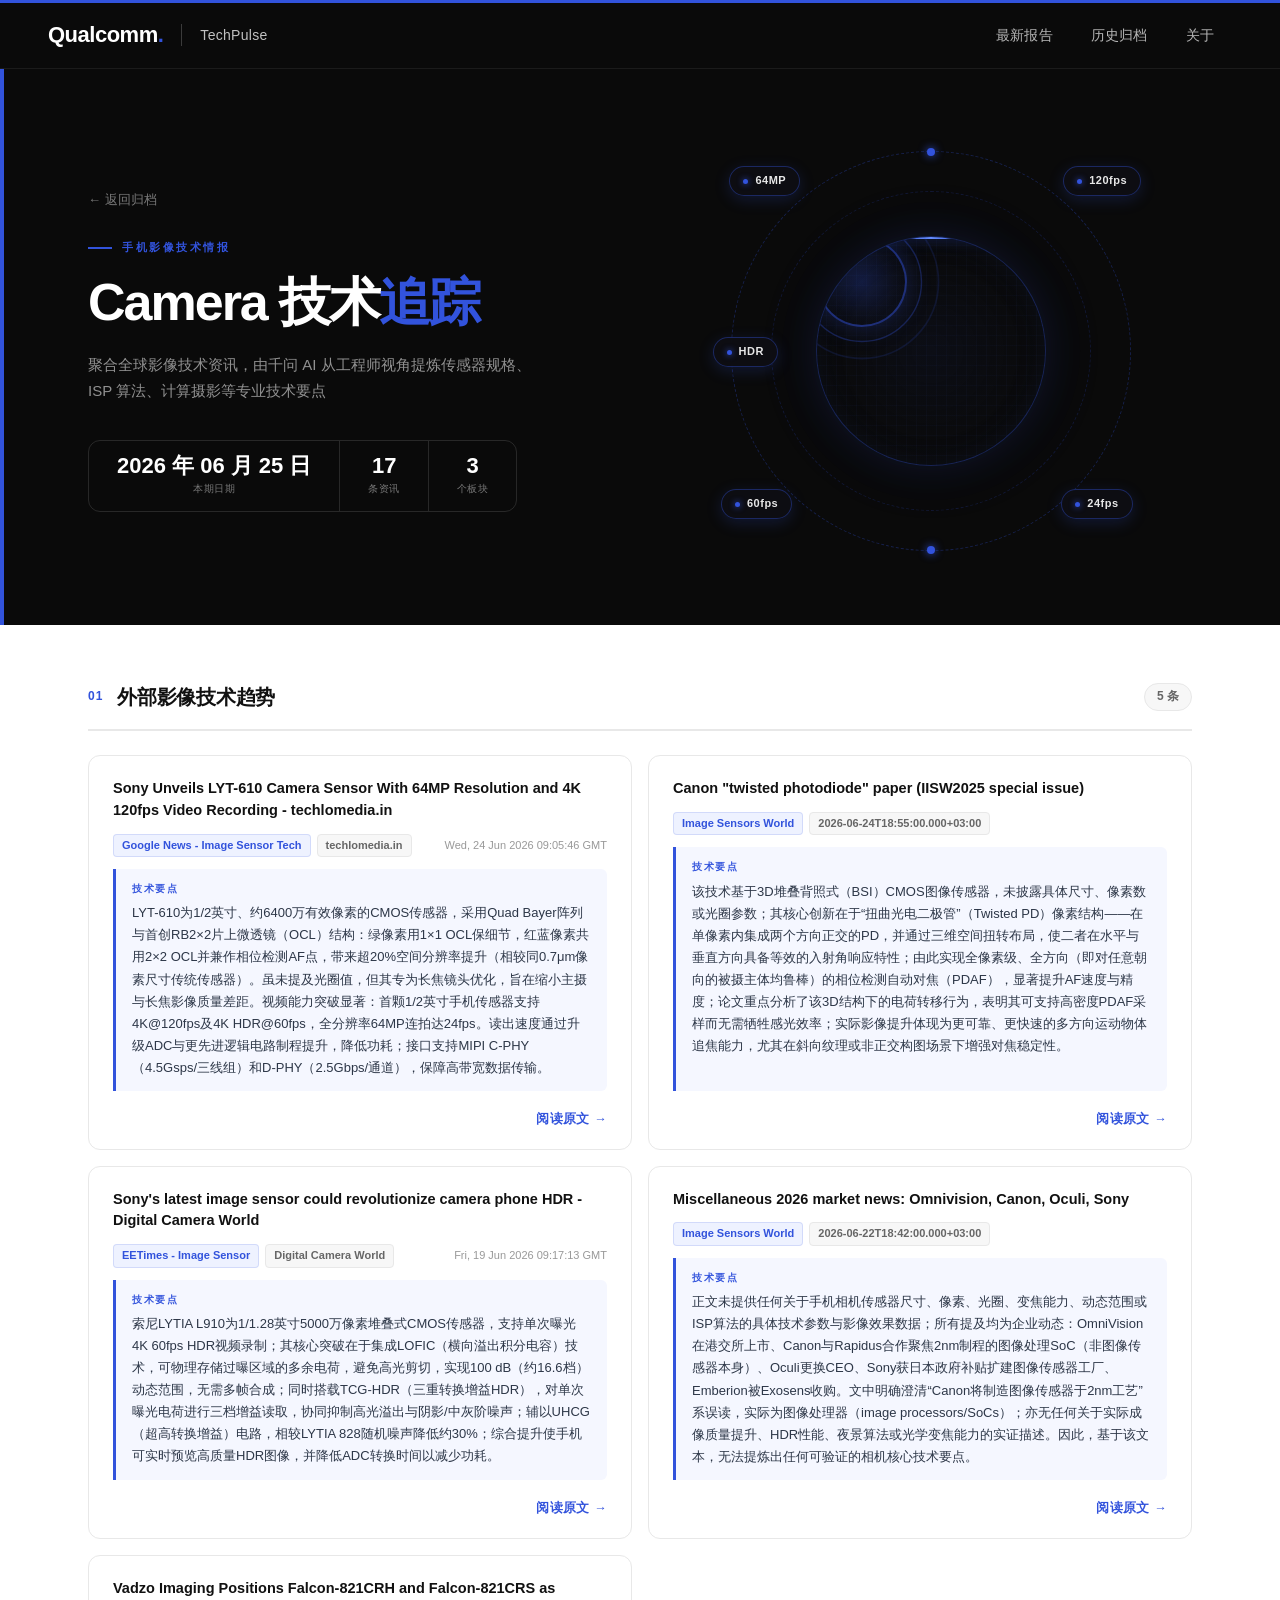
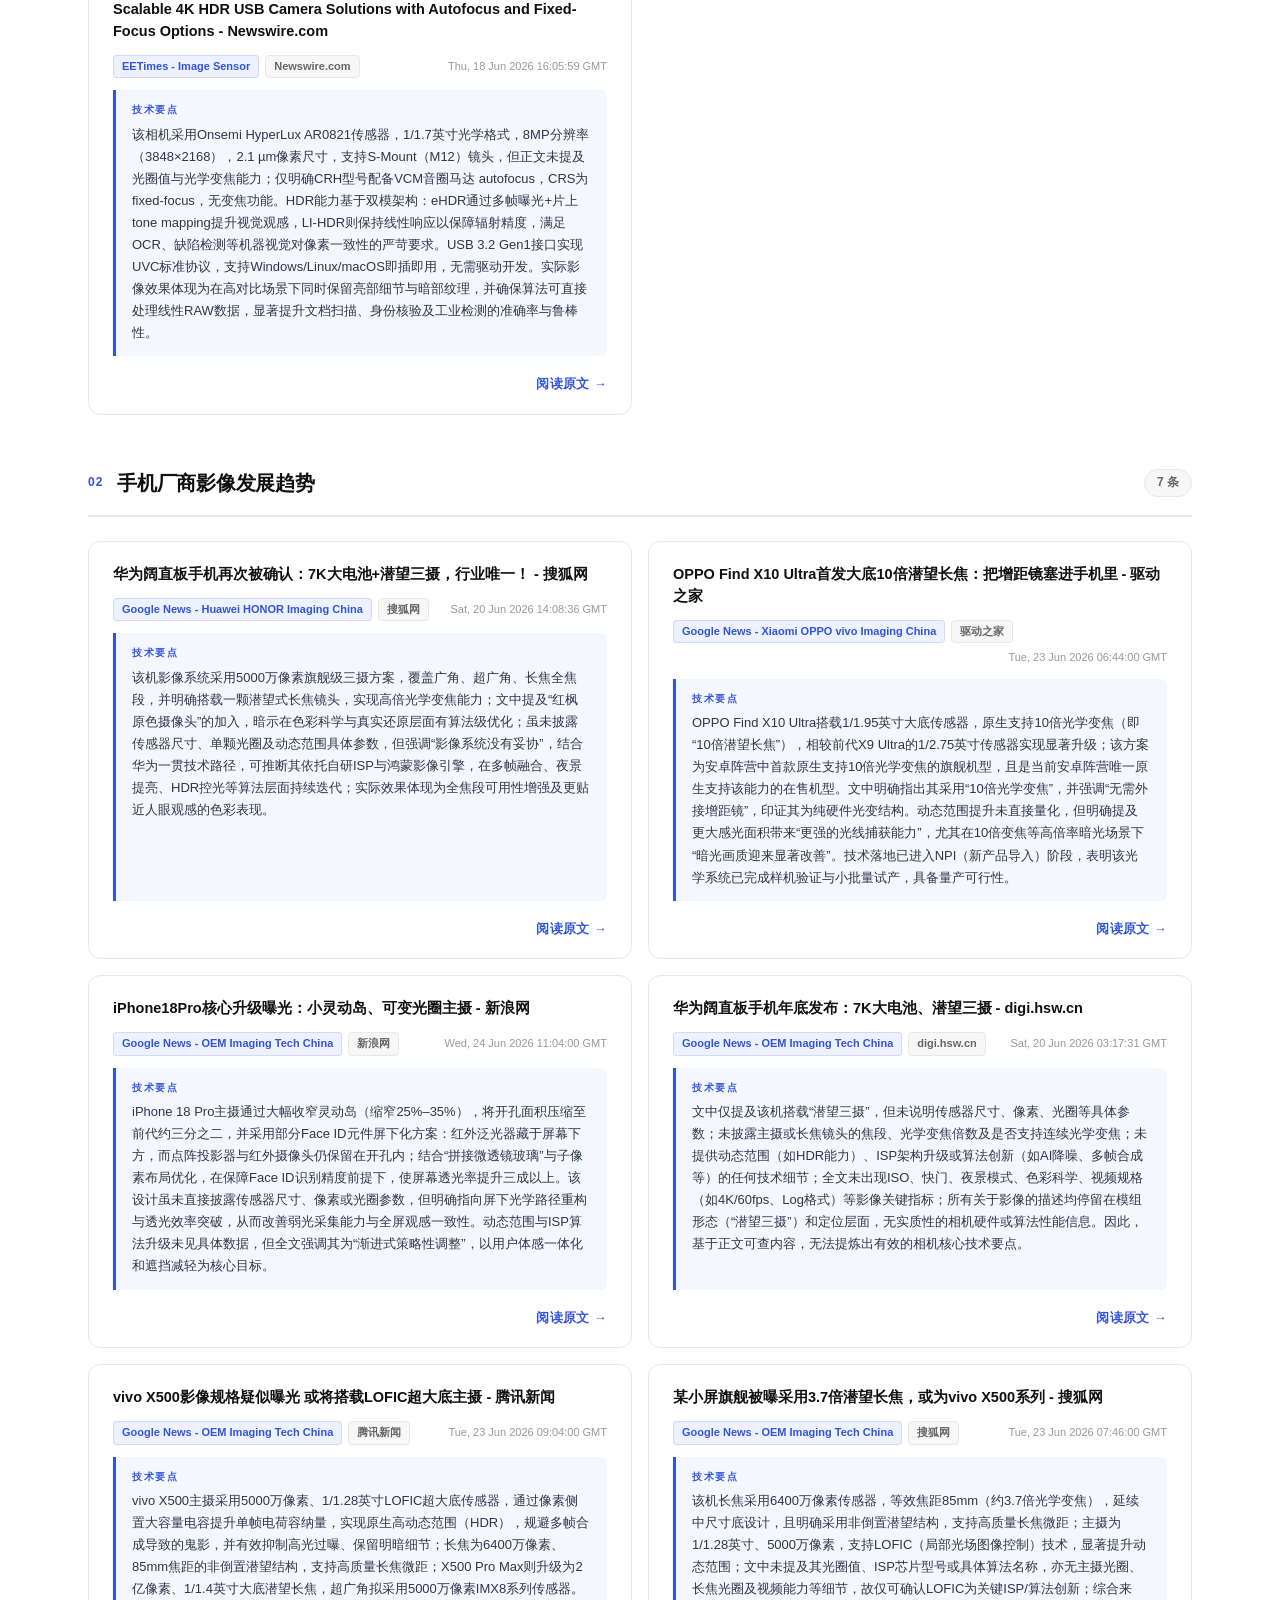
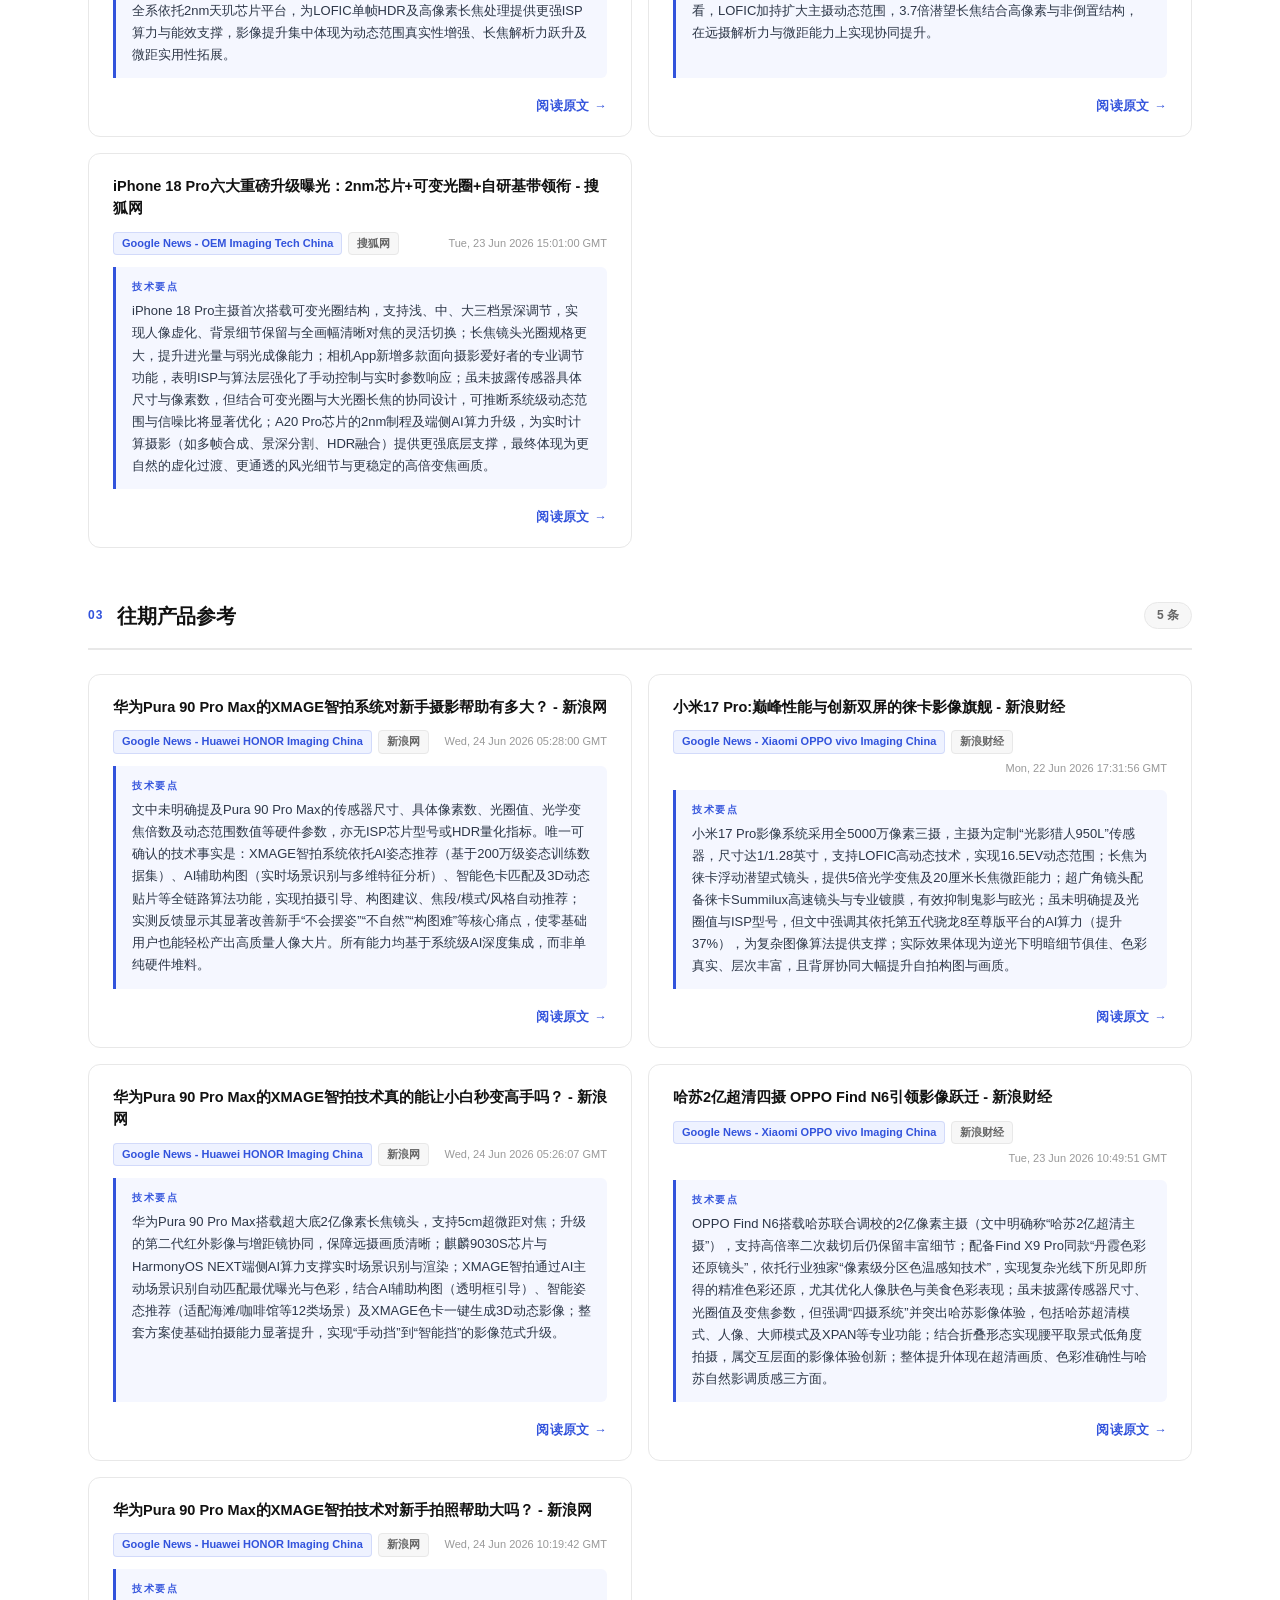
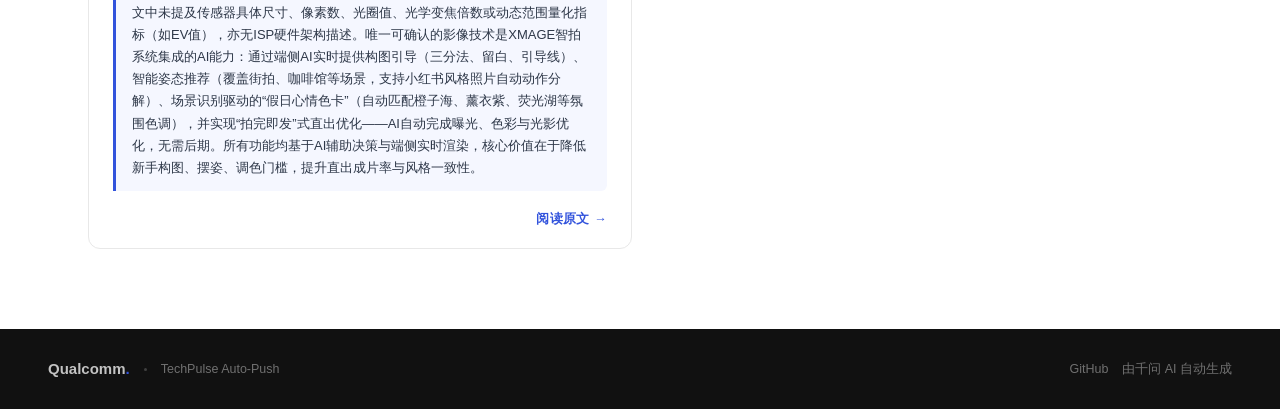
<file: reports/2026-06-25.html>
<!DOCTYPE html>
<html lang="zh-CN">
<head>
  <meta charset="UTF-8">
  <meta name="viewport" content="width=device-width, initial-scale=1.0">
  <title>报告 2026-06-25 — TechPulse</title>
  <link rel="stylesheet" href="../assets/style.css">
</head>
<body>
<div class="topbar"></div>
<nav class="nav">
  <a class="nav-brand" href="../index.html">
    <span class="nav-wordmark">Qualcomm<span>.</span></span>
    <div class="nav-divider"></div>
    <span class="nav-title">TechPulse</span>
  </a>
  <div class="nav-links">
    <a href="../index.html" id="nav-latest">最新报告</a>
    <a href="../archive.html" id="nav-archive">历史归档</a>
    <a href="../about.html" id="nav-about">关于</a>
  </div>
</nav>
<div class="hero">
  <div class="hero-inner">
    <div class="hero-left">
      <a class="hero-back" href="../archive.html">← 返回归档</a>
      <div class="hero-eyebrow">手机影像技术情报</div>
      <h1>Camera 技术<em>追踪</em></h1>
      <p class="hero-sub">聚合全球影像技术资讯，由千问 AI 从工程师视角提炼传感器规格、ISP 算法、计算摄影等专业技术要点</p>
      <div class="hero-stats">
        <div class="hero-stat">
          <div class="hero-stat-num">2026 年 06 月 25 日</div>
          <div class="hero-stat-label">本期日期</div>
        </div>
        <div class="hero-stat">
          <div class="hero-stat-num">17</div>
          <div class="hero-stat-label">条资讯</div>
        </div>
        <div class="hero-stat">
          <div class="hero-stat-num">3</div>
          <div class="hero-stat-label">个板块</div>
        </div>
      </div>
    </div>
    <div class="hero-visual">
      <div class="camera-viz">
        <div class="camera-ring r1"></div>
        <div class="camera-ring r2"></div>
        <div class="camera-sensor">
          <div class="camera-scan"></div>
          <div class="camera-aperture"></div>
        </div>
        <div class="spec-badge sb1">64MP</div>
        <div class="spec-badge sb2">120fps</div>
        <div class="spec-badge sb3">60fps</div>
        <div class="spec-badge sb4">24fps</div>
        <div class="spec-badge sb5">HDR</div>      </div>
    </div>
  </div>
</div>
<div class="container">
<div class="section-header">
  <span class="section-num">01</span>
  <h2>外部影像技术趋势</h2>
  <span class="section-badge">5 条</span>
</div>
<div class="news-grid">
<div class="news-card">
  <div class="news-title">Sony Unveils LYT-610 Camera Sensor With 64MP Resolution and 4K 120fps Video Recording - techlomedia.in</div>
  <div class="news-meta">
    <span class="news-meta-source">Google News - Image Sensor Tech</span><span class="news-meta-pub">techlomedia.in</span><span class="news-meta-time">Wed, 24 Jun 2026 09:05:46 GMT</span>
  </div>
    <div class="news-digest">
      <div class="news-digest-label">技术要点</div>
      <div class="news-digest-text">LYT-610为1/2英寸、约6400万有效像素的CMOS传感器，采用Quad Bayer阵列与首创RB2×2片上微透镜（OCL）结构：绿像素用1×1 OCL保细节，红蓝像素共用2×2 OCL并兼作相位检测AF点，带来超20%空间分辨率提升（相较同0.7μm像素尺寸传统传感器）。虽未提及光圈值，但其专为长焦镜头优化，旨在缩小主摄与长焦影像质量差距。视频能力突破显著：首颗1/2英寸手机传感器支持4K@120fps及4K HDR@60fps，全分辨率64MP连拍达24fps。读出速度通过升级ADC与更先进逻辑电路制程提升，降低功耗；接口支持MIPI C-PHY（4.5Gsps/三线组）和D-PHY（2.5Gbps/通道），保障高带宽数据传输。</div>
    </div>
    <div class="news-footer">
      <div class="news-link"><a href="https://news.google.com/rss/articles/[base64]?oc=5" target="_blank" rel="noopener">阅读原文</a></div>
    </div>
</div>
<div class="news-card">
  <div class="news-title">Canon &quot;twisted photodiode&quot; paper (IISW2025 special issue)</div>
  <div class="news-meta">
    <span class="news-meta-source">Image Sensors World</span><span class="news-meta-pub">2026-06-24T18:55:00.000+03:00</span>
  </div>
    <div class="news-digest">
      <div class="news-digest-label">技术要点</div>
      <div class="news-digest-text">该技术基于3D堆叠背照式（BSI）CMOS图像传感器，未披露具体尺寸、像素数或光圈参数；其核心创新在于“扭曲光电二极管”（Twisted PD）像素结构——在单像素内集成两个方向正交的PD，并通过三维空间扭转布局，使二者在水平与垂直方向具备等效的入射角响应特性；由此实现全像素级、全方向（即对任意朝向的被摄主体均鲁棒）的相位检测自动对焦（PDAF），显著提升AF速度与精度；论文重点分析了该3D结构下的电荷转移行为，表明其可支持高密度PDAF采样而无需牺牲感光效率；实际影像提升体现为更可靠、更快速的多方向运动物体追焦能力，尤其在斜向纹理或非正交构图场景下增强对焦稳定性。</div>
    </div>
    <div class="news-footer">
      <div class="news-link"><a href="https://image-sensors-world.blogspot.com/2026/06/canon-twisted-photodiode-paper-iisw2025.html" target="_blank" rel="noopener">阅读原文</a></div>
    </div>
</div>
<div class="news-card">
  <div class="news-title">Sony&#x27;s latest image sensor could revolutionize camera phone HDR - Digital Camera World</div>
  <div class="news-meta">
    <span class="news-meta-source">EETimes - Image Sensor</span><span class="news-meta-pub">Digital Camera World</span><span class="news-meta-time">Fri, 19 Jun 2026 09:17:13 GMT</span>
  </div>
    <div class="news-digest">
      <div class="news-digest-label">技术要点</div>
      <div class="news-digest-text">索尼LYTIA L910为1/1.28英寸5000万像素堆叠式CMOS传感器，支持单次曝光4K 60fps HDR视频录制；其核心突破在于集成LOFIC（横向溢出积分电容）技术，可物理存储过曝区域的多余电荷，避免高光剪切，实现100 dB（约16.6档）动态范围，无需多帧合成；同时搭载TCG-HDR（三重转换增益HDR），对单次曝光电荷进行三档增益读取，协同抑制高光溢出与阴影/中灰阶噪声；辅以UHCG（超高转换增益）电路，相较LYTIA 828随机噪声降低约30%；综合提升使手机可实时预览高质量HDR图像，并降低ADC转换时间以减少功耗。</div>
    </div>
    <div class="news-footer">
      <div class="news-link"><a href="https://news.google.com/rss/articles/[base64]?oc=5" target="_blank" rel="noopener">阅读原文</a></div>
    </div>
</div>
<div class="news-card">
  <div class="news-title">Miscellaneous 2026 market news: Omnivision, Canon, Oculi, Sony</div>
  <div class="news-meta">
    <span class="news-meta-source">Image Sensors World</span><span class="news-meta-pub">2026-06-22T18:42:00.000+03:00</span>
  </div>
    <div class="news-digest">
      <div class="news-digest-label">技术要点</div>
      <div class="news-digest-text">正文未提供任何关于手机相机传感器尺寸、像素、光圈、变焦能力、动态范围或ISP算法的具体技术参数与影像效果数据；所有提及均为企业动态：OmniVision在港交所上市、Canon与Rapidus合作聚焦2nm制程的图像处理SoC（非图像传感器本身）、Oculi更换CEO、Sony获日本政府补贴扩建图像传感器工厂、Emberion被Exosens收购。文中明确澄清“Canon将制造图像传感器于2nm工艺”系误读，实际为图像处理器（image processors/SoCs）；亦无任何关于实际成像质量提升、HDR性能、夜景算法或光学变焦能力的实证描述。因此，基于该文本，无法提炼出任何可验证的相机核心技术要点。</div>
    </div>
    <div class="news-footer">
      <div class="news-link"><a href="https://image-sensors-world.blogspot.com/2026/06/miscellaneous-2026-market-news.html" target="_blank" rel="noopener">阅读原文</a></div>
    </div>
</div>
<div class="news-card">
  <div class="news-title">Vadzo Imaging Positions Falcon-821CRH and Falcon-821CRS as Scalable 4K HDR USB Camera Solutions with Autofocus and Fixed-Focus Options - Newswire.com</div>
  <div class="news-meta">
    <span class="news-meta-source">EETimes - Image Sensor</span><span class="news-meta-pub">Newswire.com</span><span class="news-meta-time">Thu, 18 Jun 2026 16:05:59 GMT</span>
  </div>
    <div class="news-digest">
      <div class="news-digest-label">技术要点</div>
      <div class="news-digest-text">该相机采用Onsemi HyperLux AR0821传感器，1/1.7英寸光学格式，8MP分辨率（3848×2168），2.1 µm像素尺寸，支持S-Mount（M12）镜头，但正文未提及光圈值与光学变焦能力；仅明确CRH型号配备VCM音圈马达 autofocus，CRS为fixed-focus，无变焦功能。HDR能力基于双模架构：eHDR通过多帧曝光+片上tone mapping提升视觉观感，LI-HDR则保持线性响应以保障辐射精度，满足OCR、缺陷检测等机器视觉对像素一致性的严苛要求。USB 3.2 Gen1接口实现UVC标准协议，支持Windows/Linux/macOS即插即用，无需驱动开发。实际影像效果体现为在高对比场景下同时保留亮部细节与暗部纹理，并确保算法可直接处理线性RAW数据，显著提升文档扫描、身份核验及工业检测的准确率与鲁棒性。</div>
    </div>
    <div class="news-footer">
      <div class="news-link"><a href="https://news.google.com/rss/articles/[base64]?oc=5" target="_blank" rel="noopener">阅读原文</a></div>
    </div>
</div>
</div><div class="section-header">
  <span class="section-num">02</span>
  <h2>手机厂商影像发展趋势</h2>
  <span class="section-badge">7 条</span>
</div>
<div class="news-grid">
<div class="news-card">
  <div class="news-title">华为阔直板手机再次被确认：7K大电池+潜望三摄，行业唯一！ - 搜狐网</div>
  <div class="news-meta">
    <span class="news-meta-source">Google News - Huawei HONOR Imaging China</span><span class="news-meta-pub">搜狐网</span><span class="news-meta-time">Sat, 20 Jun 2026 14:08:36 GMT</span>
  </div>
    <div class="news-digest">
      <div class="news-digest-label">技术要点</div>
      <div class="news-digest-text">该机影像系统采用5000万像素旗舰级三摄方案，覆盖广角、超广角、长焦全焦段，并明确搭载一颗潜望式长焦镜头，实现高倍光学变焦能力；文中提及“红枫原色摄像头”的加入，暗示在色彩科学与真实还原层面有算法级优化；虽未披露传感器尺寸、单颗光圈及动态范围具体参数，但强调“影像系统没有妥协”，结合华为一贯技术路径，可推断其依托自研ISP与鸿蒙影像引擎，在多帧融合、夜景提亮、HDR控光等算法层面持续迭代；实际效果体现为全焦段可用性增强及更贴近人眼观感的色彩表现。</div>
    </div>
    <div class="news-footer">
      <div class="news-link"><a href="https://news.google.com/rss/articles/CBMifkFVX3lxTE8wa3NUbEdNcHpsajExRFdYS0FHMUNFbGVBczdOU1o5RW0xZEc4a1poRG0yMFBUZnhCcHAwbkhvcHg1NHNyTFIzUkpBaklkUFdpZ3FndlhVYVhBNWJfOVR0c2lYNmhpWHdOUFFrdTdxWGFka2JPcWY5bnN5MHdlUQ?oc=5" target="_blank" rel="noopener">阅读原文</a></div>
    </div>
</div>
<div class="news-card">
  <div class="news-title">OPPO Find X10 Ultra首发大底10倍潜望长焦：把增距镜塞进手机里 - 驱动之家</div>
  <div class="news-meta">
    <span class="news-meta-source">Google News - Xiaomi OPPO vivo Imaging China</span><span class="news-meta-pub">驱动之家</span><span class="news-meta-time">Tue, 23 Jun 2026 06:44:00 GMT</span>
  </div>
    <div class="news-digest">
      <div class="news-digest-label">技术要点</div>
      <div class="news-digest-text">OPPO Find X10 Ultra搭载1/1.95英寸大底传感器，原生支持10倍光学变焦（即“10倍潜望长焦”），相较前代X9 Ultra的1/2.75英寸传感器实现显著升级；该方案为安卓阵营中首款原生支持10倍光学变焦的旗舰机型，且是当前安卓阵营唯一原生支持该能力的在售机型。文中明确指出其采用“10倍光学变焦”，并强调“无需外接增距镜”，印证其为纯硬件光变结构。动态范围提升未直接量化，但明确提及更大感光面积带来“更强的光线捕获能力”，尤其在10倍变焦等高倍率暗光场景下“暗光画质迎来显著改善”。技术落地已进入NPI（新产品导入）阶段，表明该光学系统已完成样机验证与小批量试产，具备量产可行性。</div>
    </div>
    <div class="news-footer">
      <div class="news-link"><a href="https://news.google.com/rss/articles/CBMiWEFVX3lxTFBRTkR6eks4cXdWeE94Vms3SllJYXh0Z3g2QlBpREFkMFpMUzdBMlFjS1R4cThsM2tUM1h3UXhyNDhkdGR1YW5NbVgtZmVJTU03MWlVeGNVamI?oc=5" target="_blank" rel="noopener">阅读原文</a></div>
    </div>
</div>
<div class="news-card">
  <div class="news-title">iPhone18Pro核心升级曝光：小灵动岛、可变光圈主摄 - 新浪网</div>
  <div class="news-meta">
    <span class="news-meta-source">Google News - OEM Imaging Tech China</span><span class="news-meta-pub">新浪网</span><span class="news-meta-time">Wed, 24 Jun 2026 11:04:00 GMT</span>
  </div>
    <div class="news-digest">
      <div class="news-digest-label">技术要点</div>
      <div class="news-digest-text">iPhone 18 Pro主摄通过大幅收窄灵动岛（缩窄25%–35%），将开孔面积压缩至前代约三分之二，并采用部分Face ID元件屏下化方案：红外泛光器藏于屏幕下方，而点阵投影器与红外摄像头仍保留在开孔内；结合“拼接微透镜玻璃”与子像素布局优化，在保障Face ID识别精度前提下，使屏幕透光率提升三成以上。该设计虽未直接披露传感器尺寸、像素或光圈参数，但明确指向屏下光学路径重构与透光效率突破，从而改善弱光采集能力与全屏观感一致性。动态范围与ISP算法升级未见具体数据，但全文强调其为“渐进式策略性调整”，以用户体感一体化和遮挡减轻为核心目标。</div>
    </div>
    <div class="news-footer">
      <div class="news-link"><a href="https://news.google.com/rss/articles/CBMigAFBVV95cUxNMXFXMWhsZW9HTXdWQVdUbWtOVlNYNWZhbWlKUlMtZ1pxRkhGVU13bk8tQ0xPT2dmaUkzNFl5SEVLNHhFbjJ3RHFINURJa0wwSk5RNl9XSnB0UEMtSFltWHgyMURuc0syZGM2MHAzYk1yUThXai1xTUpqYkZQOFN0SQ?oc=5" target="_blank" rel="noopener">阅读原文</a></div>
    </div>
</div>
<div class="news-card">
  <div class="news-title">华为阔直板手机年底发布：7K大电池、潜望三摄 - digi.hsw.cn</div>
  <div class="news-meta">
    <span class="news-meta-source">Google News - OEM Imaging Tech China</span><span class="news-meta-pub">digi.hsw.cn</span><span class="news-meta-time">Sat, 20 Jun 2026 03:17:31 GMT</span>
  </div>
    <div class="news-digest">
      <div class="news-digest-label">技术要点</div>
      <div class="news-digest-text">文中仅提及该机搭载“潜望三摄”，但未说明传感器尺寸、像素、光圈等具体参数；未披露主摄或长焦镜头的焦段、光学变焦倍数及是否支持连续光学变焦；未提供动态范围（如HDR能力）、ISP架构升级或算法创新（如AI降噪、多帧合成等）的任何技术细节；全文未出现ISO、快门、夜景模式、色彩科学、视频规格（如4K/60fps、Log格式）等影像关键指标；所有关于影像的描述均停留在模组形态（“潜望三摄”）和定位层面，无实质性的相机硬件或算法性能信息。因此，基于正文可查内容，无法提炼出有效的相机核心技术要点。</div>
    </div>
    <div class="news-footer">
      <div class="news-link"><a href="https://news.google.com/rss/articles/CBMiXkFVX3lxTE1mbUVvR3BaZWEtd1A5Z0pyQ2t1TEJDWWRJaFVBMkZwaWdhZGRfOEpMd0t5X1pJWE9BektSY2hDanZuUmg1Z2lDMlNsNng1M0JMbks2czlZamZzSjVfdVE?oc=5" target="_blank" rel="noopener">阅读原文</a></div>
    </div>
</div>
<div class="news-card">
  <div class="news-title">vivo X500影像规格疑似曝光 或将搭载LOFIC超大底主摄 - 腾讯新闻</div>
  <div class="news-meta">
    <span class="news-meta-source">Google News - OEM Imaging Tech China</span><span class="news-meta-pub">腾讯新闻</span><span class="news-meta-time">Tue, 23 Jun 2026 09:04:00 GMT</span>
  </div>
    <div class="news-digest">
      <div class="news-digest-label">技术要点</div>
      <div class="news-digest-text">vivo X500主摄采用5000万像素、1/1.28英寸LOFIC超大底传感器，通过像素侧置大容量电容提升单帧电荷容纳量，实现原生高动态范围（HDR），规避多帧合成导致的鬼影，并有效抑制高光过曝、保留明暗细节；长焦为6400万像素、85mm焦距的非倒置潜望结构，支持高质量长焦微距；X500 Pro Max则升级为2亿像素、1/1.4英寸大底潜望长焦，超广角拟采用5000万像素IMX8系列传感器。全系依托2nm天玑芯片平台，为LOFIC单帧HDR及高像素长焦处理提供更强ISP算力与能效支撑，影像提升集中体现为动态范围真实性增强、长焦解析力跃升及微距实用性拓展。</div>
    </div>
    <div class="news-footer">
      <div class="news-link"><a href="https://news.google.com/rss/articles/[base64]?oc=5" target="_blank" rel="noopener">阅读原文</a></div>
    </div>
</div>
<div class="news-card">
  <div class="news-title">某小屏旗舰被曝采用3.7倍潜望长焦，或为vivo X500系列 - 搜狐网</div>
  <div class="news-meta">
    <span class="news-meta-source">Google News - OEM Imaging Tech China</span><span class="news-meta-pub">搜狐网</span><span class="news-meta-time">Tue, 23 Jun 2026 07:46:00 GMT</span>
  </div>
    <div class="news-digest">
      <div class="news-digest-label">技术要点</div>
      <div class="news-digest-text">该机长焦采用6400万像素传感器，等效焦距85mm（约3.7倍光学变焦），延续中尺寸底设计，且明确采用非倒置潜望结构，支持高质量长焦微距；主摄为1/1.28英寸、5000万像素，支持LOFIC（局部光场图像控制）技术，显著提升动态范围；文中未提及其光圈值、ISP芯片型号或具体算法名称，亦无主摄光圈、长焦光圈及视频能力等细节，故仅可确认LOFIC为关键ISP/算法创新；综合来看，LOFIC加持扩大主摄动态范围，3.7倍潜望长焦结合高像素与非倒置结构，在远摄解析力与微距能力上实现协同提升。</div>
    </div>
    <div class="news-footer">
      <div class="news-link"><a href="https://news.google.com/rss/articles/CBMiiAFBVV95cUxNdXlWZEcxdXVLUWxleFJMYXZhX0djVHBYcXppc2pJRFlLNTBmZnZDeTIyWHc3TFEtZGdZTl8wcVBTZFNjZkZzajQzaHpiQUVvdTFxcFp1WXYwc3Buc093MXI5dnlrWW1NRjRBNWZJc3JsaWNhOU02MlBKblcxckpqTlpXcVg5TERH?oc=5" target="_blank" rel="noopener">阅读原文</a></div>
    </div>
</div>
<div class="news-card">
  <div class="news-title">iPhone 18 Pro六大重磅升级曝光：2nm芯片+可变光圈+自研基带领衔 - 搜狐网</div>
  <div class="news-meta">
    <span class="news-meta-source">Google News - OEM Imaging Tech China</span><span class="news-meta-pub">搜狐网</span><span class="news-meta-time">Tue, 23 Jun 2026 15:01:00 GMT</span>
  </div>
    <div class="news-digest">
      <div class="news-digest-label">技术要点</div>
      <div class="news-digest-text">iPhone 18 Pro主摄首次搭载可变光圈结构，支持浅、中、大三档景深调节，实现人像虚化、背景细节保留与全画幅清晰对焦的灵活切换；长焦镜头光圈规格更大，提升进光量与弱光成像能力；相机App新增多款面向摄影爱好者的专业调节功能，表明ISP与算法层强化了手动控制与实时参数响应；虽未披露传感器具体尺寸与像素数，但结合可变光圈与大光圈长焦的协同设计，可推断系统级动态范围与信噪比将显著优化；A20 Pro芯片的2nm制程及端侧AI算力升级，为实时计算摄影（如多帧合成、景深分割、HDR融合）提供更强底层支撑，最终体现为更自然的虚化过渡、更通透的风光细节与更稳定的高倍变焦画质。</div>
    </div>
    <div class="news-footer">
      <div class="news-link"><a href="https://news.google.com/rss/articles/CBMijAFBVV95cUxORnhVVEJqamhDc3RzVmlYMVpTalduZGc0dklqOFBXelZOSzR3X2lLaXlkbVhQY2E0eHgzOXQyYXlxaWJnOE85OEhhQnRBUVBTeDNWYnExY2NpVDMtQ2RoQXlxbmJOaWpiVE5lNDhvdEx6UzFtSkszbHA3Qnh3YTFUdG10ZTgtcmhWdzhBRQ?oc=5" target="_blank" rel="noopener">阅读原文</a></div>
    </div>
</div>
</div><div class="section-header">
  <span class="section-num">03</span>
  <h2>往期产品参考</h2>
  <span class="section-badge">5 条</span>
</div>
<div class="news-grid">
<div class="news-card">
  <div class="news-title">华为Pura 90 Pro Max的XMAGE智拍系统对新手摄影帮助有多大？ - 新浪网</div>
  <div class="news-meta">
    <span class="news-meta-source">Google News - Huawei HONOR Imaging China</span><span class="news-meta-pub">新浪网</span><span class="news-meta-time">Wed, 24 Jun 2026 05:28:00 GMT</span>
  </div>
    <div class="news-digest">
      <div class="news-digest-label">技术要点</div>
      <div class="news-digest-text">文中未明确提及Pura 90 Pro Max的传感器尺寸、具体像素数、光圈值、光学变焦倍数及动态范围数值等硬件参数，亦无ISP芯片型号或HDR量化指标。唯一可确认的技术事实是：XMAGE智拍系统依托AI姿态推荐（基于200万级姿态训练数据集）、AI辅助构图（实时场景识别与多维特征分析）、智能色卡匹配及3D动态贴片等全链路算法功能，实现拍摄引导、构图建议、焦段/模式/风格自动推荐；实测反馈显示其显著改善新手“不会摆姿”“不自然”“构图难”等核心痛点，使零基础用户也能轻松产出高质量人像大片。所有能力均基于系统级AI深度集成，而非单纯硬件堆料。</div>
    </div>
    <div class="news-footer">
      <div class="news-link"><a href="https://news.google.com/rss/articles/CBMickFVX3lxTE9TQ0lBMFhTR0g3dmUxOVBOTS1xdlZBMklSSnhXeEo5Zmh3SXBUVnJUVm5TaWZrbG0tWVVWemxtSjM3UjZLWkJlYk9UaWtxSWFaUk5uUHRJRTB1cEZxcmhwVHFwNy1zSnExeHp4aG5BUWZtZw?oc=5" target="_blank" rel="noopener">阅读原文</a></div>
    </div>
</div>
<div class="news-card">
  <div class="news-title">小米17 Pro:巅峰性能与创新双屏的徕卡影像旗舰 - 新浪财经</div>
  <div class="news-meta">
    <span class="news-meta-source">Google News - Xiaomi OPPO vivo Imaging China</span><span class="news-meta-pub">新浪财经</span><span class="news-meta-time">Mon, 22 Jun 2026 17:31:56 GMT</span>
  </div>
    <div class="news-digest">
      <div class="news-digest-label">技术要点</div>
      <div class="news-digest-text">小米17 Pro影像系统采用全5000万像素三摄，主摄为定制“光影猎人950L”传感器，尺寸达1/1.28英寸，支持LOFIC高动态技术，实现16.5EV动态范围；长焦为徕卡浮动潜望式镜头，提供5倍光学变焦及20厘米长焦微距能力；超广角镜头配备徕卡Summilux高速镜头与专业镀膜，有效抑制鬼影与眩光；虽未明确提及光圈值与ISP型号，但文中强调其依托第五代骁龙8至尊版平台的AI算力（提升37%），为复杂图像算法提供支撑；实际效果体现为逆光下明暗细节俱佳、色彩真实、层次丰富，且背屏协同大幅提升自拍构图与画质。</div>
    </div>
    <div class="news-footer">
      <div class="news-link"><a href="https://news.google.com/rss/articles/CBMickFVX3lxTE5yb0NiamRoTDc4RUNUSE5kRlZab2hXMUxMSkRtNDAtaWUxR2ZEMmFHSEZiVFFRNTdMbUc2LVR6ejNSM3k3WWIwZGo2N2d3Ym1pWTRVY2NlQkE4Q1F5OUNDeklnQzhwbURPbVhWZEZpM2d6Zw?oc=5" target="_blank" rel="noopener">阅读原文</a></div>
    </div>
</div>
<div class="news-card">
  <div class="news-title">华为Pura 90 Pro Max的XMAGE智拍技术真的能让小白秒变高手吗？ - 新浪网</div>
  <div class="news-meta">
    <span class="news-meta-source">Google News - Huawei HONOR Imaging China</span><span class="news-meta-pub">新浪网</span><span class="news-meta-time">Wed, 24 Jun 2026 05:26:07 GMT</span>
  </div>
    <div class="news-digest">
      <div class="news-digest-label">技术要点</div>
      <div class="news-digest-text">华为Pura 90 Pro Max搭载超大底2亿像素长焦镜头，支持5cm超微距对焦；升级的第二代红外影像与增距镜协同，保障远摄画质清晰；麒麟9030S芯片与HarmonyOS NEXT端侧AI算力支撑实时场景识别与渲染；XMAGE智拍通过AI主动场景识别自动匹配最优曝光与色彩，结合AI辅助构图（透明框引导）、智能姿态推荐（适配海滩/咖啡馆等12类场景）及XMAGE色卡一键生成3D动态影像；整套方案使基础拍摄能力显著提升，实现“手动挡”到“智能挡”的影像范式升级。</div>
    </div>
    <div class="news-footer">
      <div class="news-link"><a href="https://news.google.com/rss/articles/CBMickFVX3lxTFBxaDViRVdzazRGdlJEcHI1STk2ejhrNFlNUjZUU3JIN19IRjRVbjV1bXRzaW9iUDV5ck5rVlRidFRqTDRmbkctUlo5UUphNFBWbTlibFdYOUdGdHZ5Sk9yS2h5MEMwU3hnVnVlakRCTjZRUQ?oc=5" target="_blank" rel="noopener">阅读原文</a></div>
    </div>
</div>
<div class="news-card">
  <div class="news-title">哈苏2亿超清四摄 OPPO Find N6引领影像跃迁 - 新浪财经</div>
  <div class="news-meta">
    <span class="news-meta-source">Google News - Xiaomi OPPO vivo Imaging China</span><span class="news-meta-pub">新浪财经</span><span class="news-meta-time">Tue, 23 Jun 2026 10:49:51 GMT</span>
  </div>
    <div class="news-digest">
      <div class="news-digest-label">技术要点</div>
      <div class="news-digest-text">OPPO Find N6搭载哈苏联合调校的2亿像素主摄（文中明确称“哈苏2亿超清主摄”），支持高倍率二次裁切后仍保留丰富细节；配备Find X9 Pro同款“丹霞色彩还原镜头”，依托行业独家“像素级分区色温感知技术”，实现复杂光线下所见即所得的精准色彩还原，尤其优化人像肤色与美食色彩表现；虽未披露传感器尺寸、光圈值及变焦参数，但强调“四摄系统”并突出哈苏影像体验，包括哈苏超清模式、人像、大师模式及XPAN等专业功能；结合折叠形态实现腰平取景式低角度拍摄，属交互层面的影像体验创新；整体提升体现在超清画质、色彩准确性与哈苏自然影调质感三方面。</div>
    </div>
    <div class="news-footer">
      <div class="news-link"><a href="https://news.google.com/rss/articles/CBMihAFBVV95cUxQMDAzWDZHMk9scENmbXB5ZkJpb2pUTGZWSUwtSlhZU1NkUG5zMlVMTHI5R2VvMUZqY2pxbHZkQ01ZQko5MjBKRXIta0ZoS2lNX2VzNXEwamVRRnJseWJURVJwOE1objBNa2YtS1F1alFvaU9lS2RVUFZDRzY3WHExSUNDRjI?oc=5" target="_blank" rel="noopener">阅读原文</a></div>
    </div>
</div>
<div class="news-card">
  <div class="news-title">华为Pura 90 Pro Max的XMAGE智拍技术对新手拍照帮助大吗？ - 新浪网</div>
  <div class="news-meta">
    <span class="news-meta-source">Google News - Huawei HONOR Imaging China</span><span class="news-meta-pub">新浪网</span><span class="news-meta-time">Wed, 24 Jun 2026 10:19:42 GMT</span>
  </div>
    <div class="news-digest">
      <div class="news-digest-label">技术要点</div>
      <div class="news-digest-text">文中未提及传感器具体尺寸、像素数、光圈值、光学变焦倍数或动态范围量化指标（如EV值），亦无ISP硬件架构描述。唯一可确认的影像技术是XMAGE智拍系统集成的AI能力：通过端侧AI实时提供构图引导（三分法、留白、引导线）、智能姿态推荐（覆盖街拍、咖啡馆等场景，支持小红书风格照片自动动作分解）、场景识别驱动的“假日心情色卡”（自动匹配橙子海、薰衣紫、荧光湖等氛围色调），并实现“拍完即发”式直出优化——AI自动完成曝光、色彩与光影优化，无需后期。所有功能均基于AI辅助决策与端侧实时渲染，核心价值在于降低新手构图、摆姿、调色门槛，提升直出成片率与风格一致性。</div>
    </div>
    <div class="news-footer">
      <div class="news-link"><a href="https://news.google.com/rss/articles/CBMickFVX3lxTE9JNE84cjJ4LVdRbGlqc2pINF9NX21TWWFEX2xsdDFQWDdqdEdubkJwQnFUVGJZd19qMVpYQ05oZmRfSnlPUnFhMlpvYmg3UW9XMERCOU1IWEZFNW9iNWU2aDRuMkZ5Z0oxVk9tZUFybTgtdw?oc=5" target="_blank" rel="noopener">阅读原文</a></div>
    </div>
</div>
</div>
</div>
<footer class="footer">
  <div class="footer-left">
    <span class="footer-wordmark">Qualcomm<span>.</span></span>
    <span class="footer-dot"></span>
    <span>TechPulse Auto-Push</span>
  </div>
  <div>
    <a href="https://github.com/hahaha338/tech_pulse" target="_blank" rel="noopener">GitHub</a>
    &nbsp;&nbsp;
    由千问 AI 自动生成
  </div>
</footer>
</body>
</html>
</file>
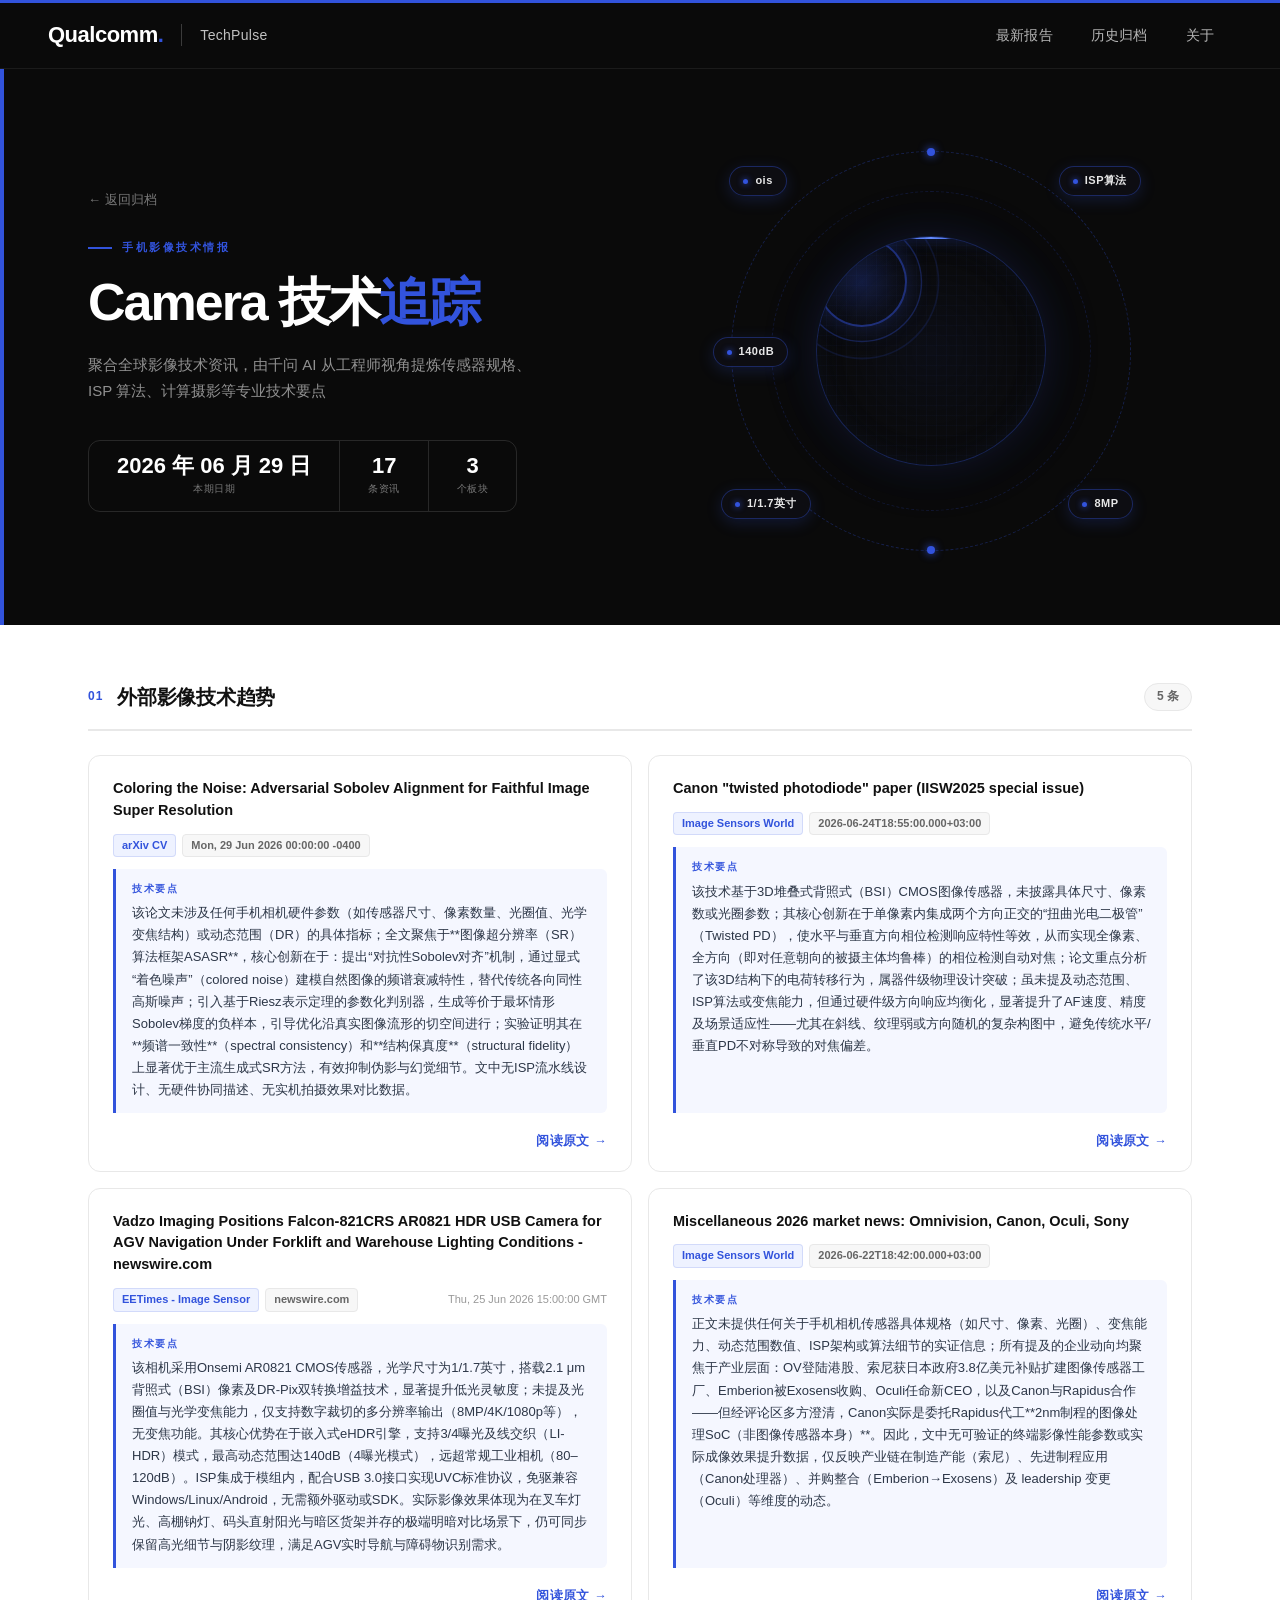
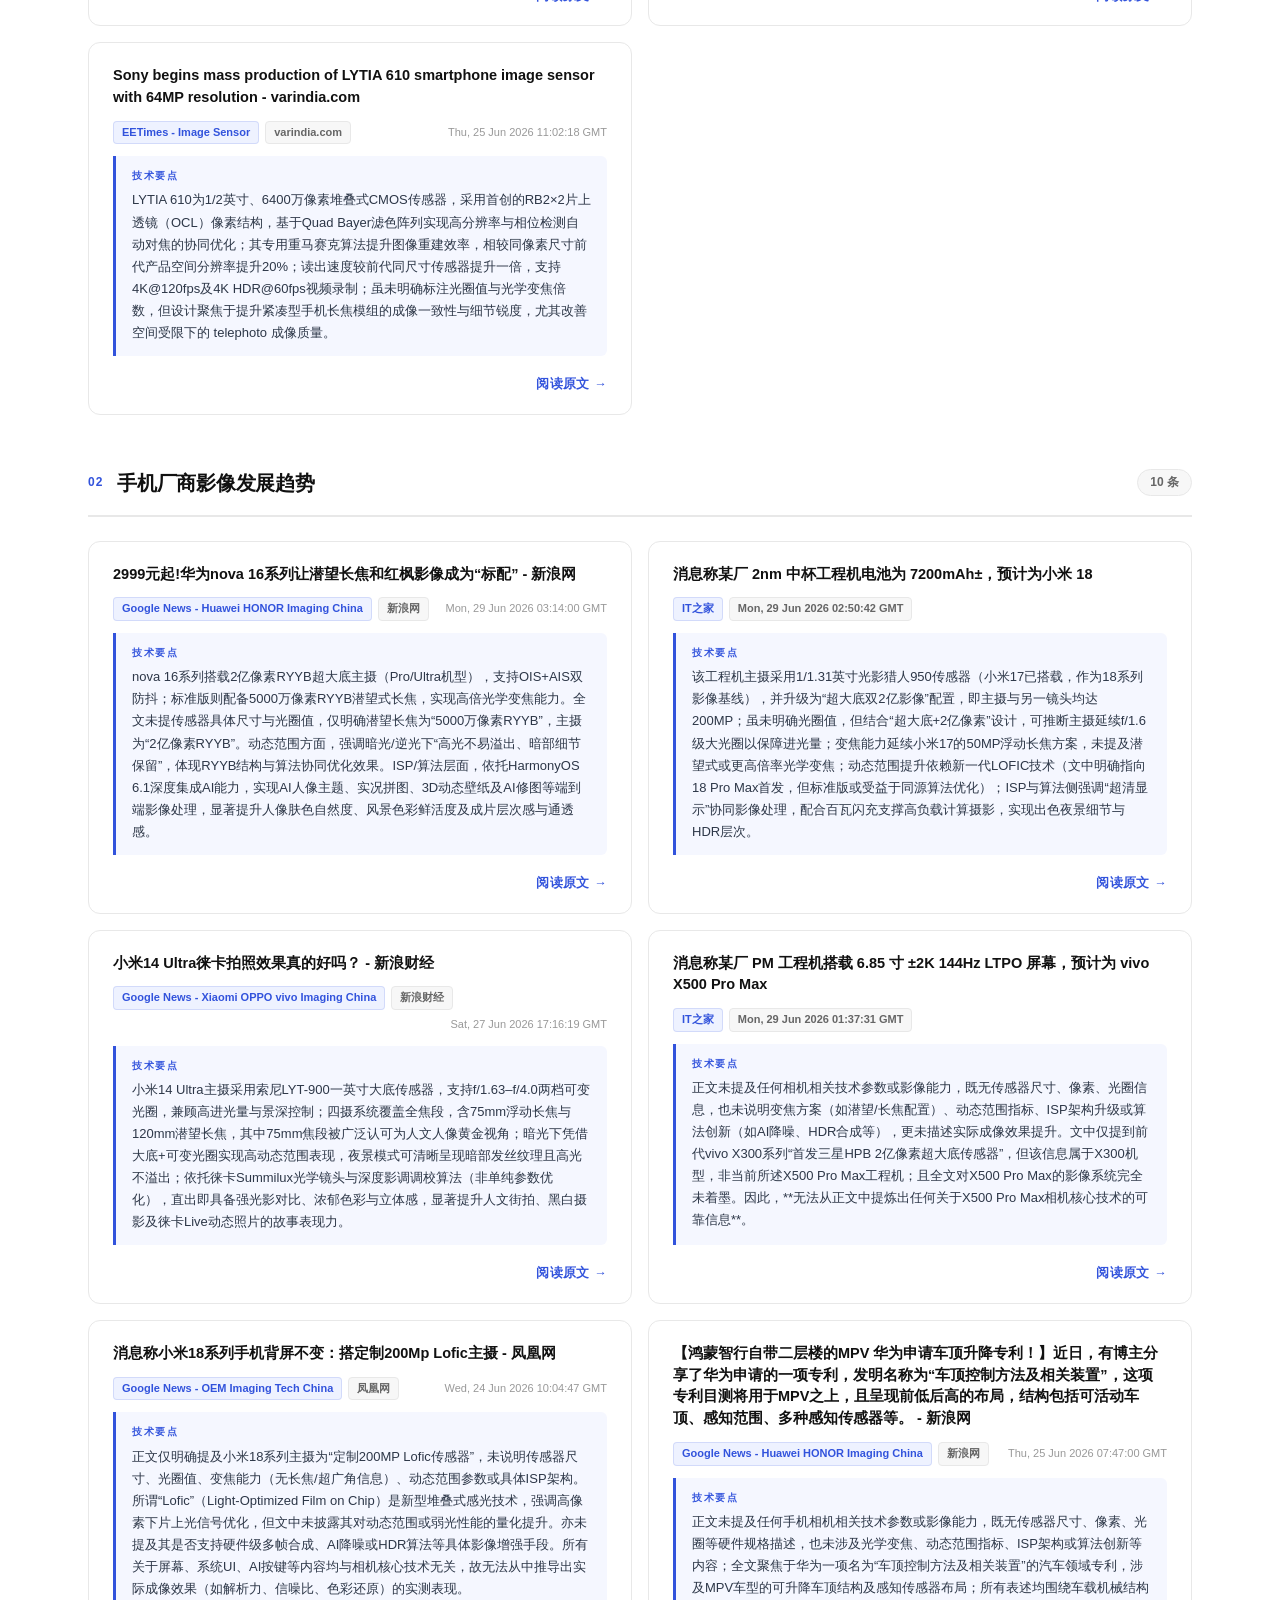
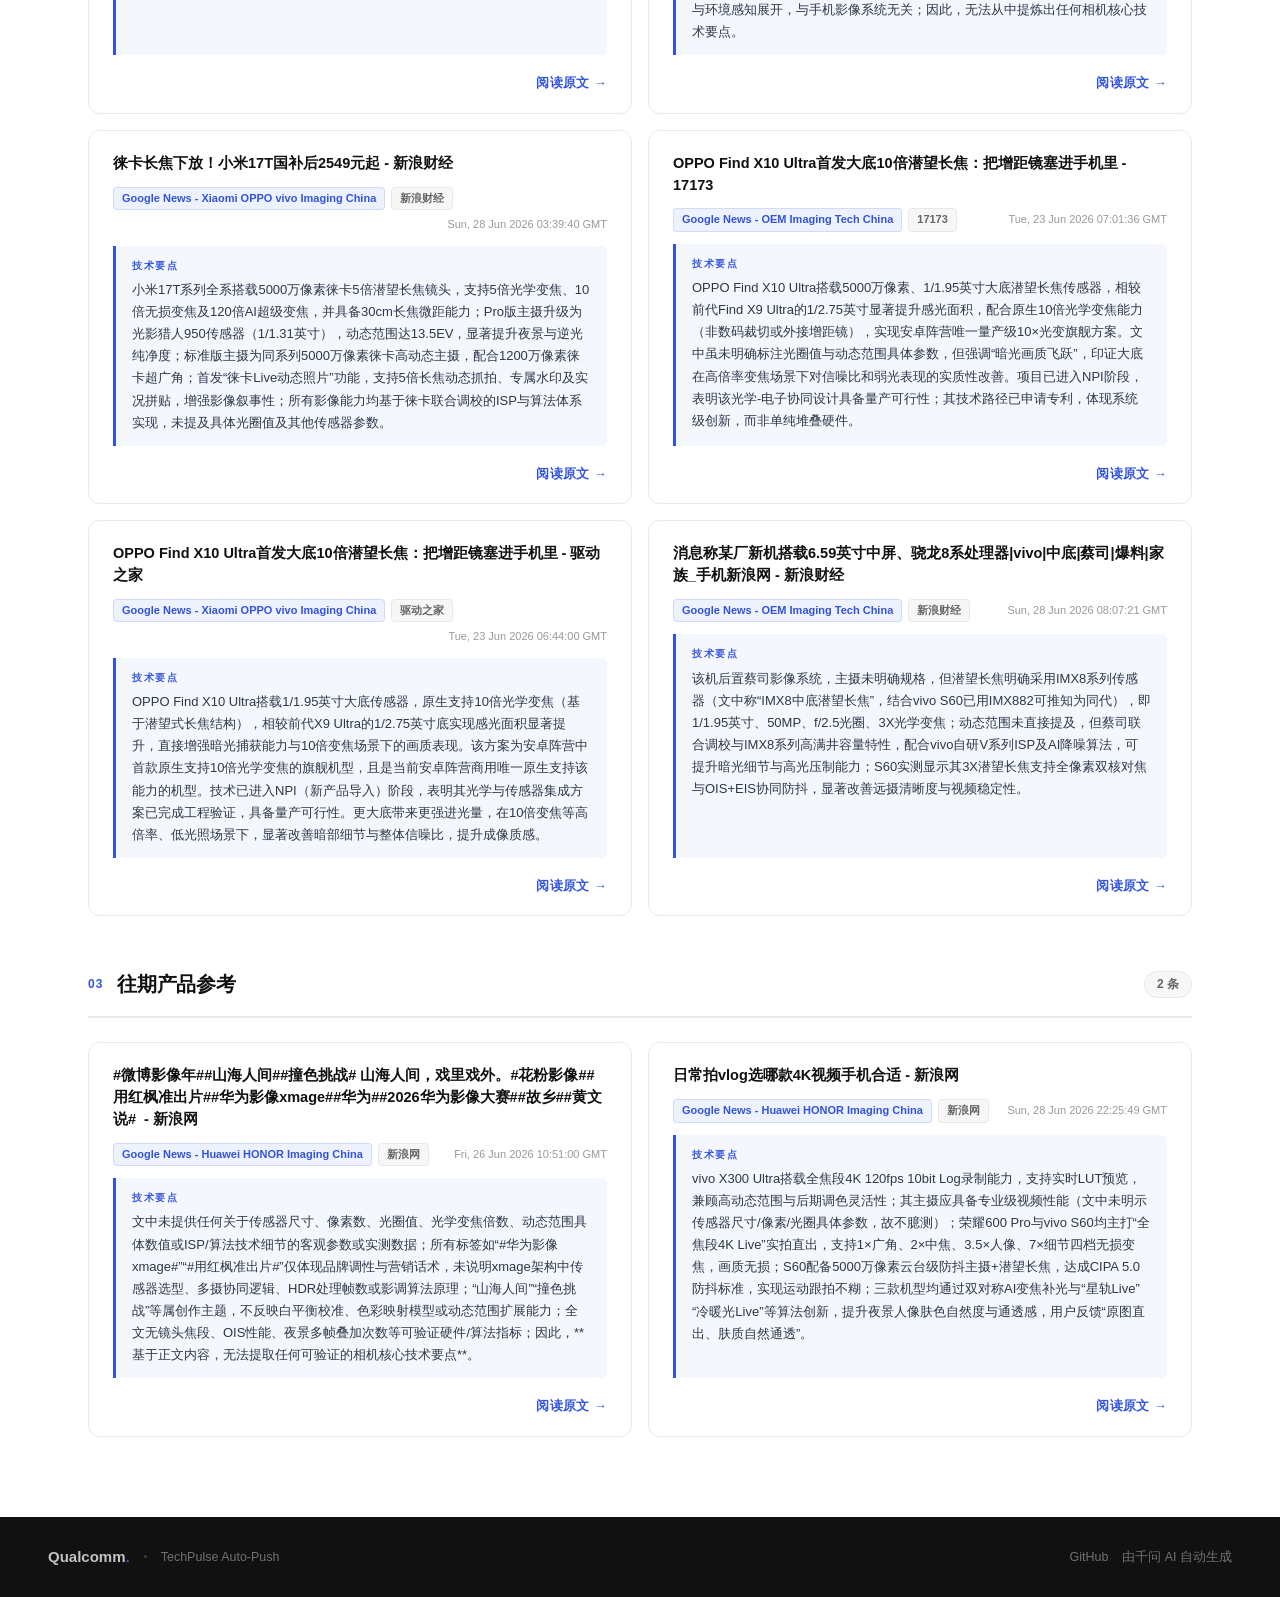
<file: reports/2026-06-29.html>
<!DOCTYPE html>
<html lang="zh-CN">
<head>
  <meta charset="UTF-8">
  <meta name="viewport" content="width=device-width, initial-scale=1.0">
  <title>报告 2026-06-29 — TechPulse</title>
  <link rel="stylesheet" href="../assets/style.css">
</head>
<body>
<div class="topbar"></div>
<nav class="nav">
  <a class="nav-brand" href="../index.html">
    <span class="nav-wordmark">Qualcomm<span>.</span></span>
    <div class="nav-divider"></div>
    <span class="nav-title">TechPulse</span>
  </a>
  <div class="nav-links">
    <a href="../index.html" id="nav-latest">最新报告</a>
    <a href="../archive.html" id="nav-archive">历史归档</a>
    <a href="../about.html" id="nav-about">关于</a>
  </div>
</nav>
<div class="hero">
  <div class="hero-inner">
    <div class="hero-left">
      <a class="hero-back" href="../archive.html">← 返回归档</a>
      <div class="hero-eyebrow">手机影像技术情报</div>
      <h1>Camera 技术<em>追踪</em></h1>
      <p class="hero-sub">聚合全球影像技术资讯，由千问 AI 从工程师视角提炼传感器规格、ISP 算法、计算摄影等专业技术要点</p>
      <div class="hero-stats">
        <div class="hero-stat">
          <div class="hero-stat-num">2026 年 06 月 29 日</div>
          <div class="hero-stat-label">本期日期</div>
        </div>
        <div class="hero-stat">
          <div class="hero-stat-num">17</div>
          <div class="hero-stat-label">条资讯</div>
        </div>
        <div class="hero-stat">
          <div class="hero-stat-num">3</div>
          <div class="hero-stat-label">个板块</div>
        </div>
      </div>
    </div>
    <div class="hero-visual">
      <div class="camera-viz">
        <div class="camera-ring r1"></div>
        <div class="camera-ring r2"></div>
        <div class="camera-sensor">
          <div class="camera-scan"></div>
          <div class="camera-aperture"></div>
        </div>
        <div class="spec-badge sb1">ois</div>
        <div class="spec-badge sb2">ISP算法</div>
        <div class="spec-badge sb3">1/1.7英寸</div>
        <div class="spec-badge sb4">8MP</div>
        <div class="spec-badge sb5">140dB</div>      </div>
    </div>
  </div>
</div>
<div class="container">
<div class="section-header">
  <span class="section-num">01</span>
  <h2>外部影像技术趋势</h2>
  <span class="section-badge">5 条</span>
</div>
<div class="news-grid">
<div class="news-card">
  <div class="news-title">Coloring the Noise: Adversarial Sobolev Alignment for Faithful Image Super Resolution</div>
  <div class="news-meta">
    <span class="news-meta-source">arXiv CV</span><span class="news-meta-pub">Mon, 29 Jun 2026 00:00:00 -0400</span>
  </div>
    <div class="news-digest">
      <div class="news-digest-label">技术要点</div>
      <div class="news-digest-text">该论文未涉及任何手机相机硬件参数（如传感器尺寸、像素数量、光圈值、光学变焦结构）或动态范围（DR）的具体指标；全文聚焦于**图像超分辨率（SR）算法框架ASASR**，核心创新在于：提出“对抗性Sobolev对齐”机制，通过显式“着色噪声”（colored noise）建模自然图像的频谱衰减特性，替代传统各向同性高斯噪声；引入基于Riesz表示定理的参数化判别器，生成等价于最坏情形Sobolev梯度的负样本，引导优化沿真实图像流形的切空间进行；实验证明其在**频谱一致性**（spectral consistency）和**结构保真度**（structural fidelity）上显著优于主流生成式SR方法，有效抑制伪影与幻觉细节。文中无ISP流水线设计、无硬件协同描述、无实机拍摄效果对比数据。</div>
    </div>
    <div class="news-footer">
      <div class="news-link"><a href="https://arxiv.org/abs/2605.23264" target="_blank" rel="noopener">阅读原文</a></div>
    </div>
</div>
<div class="news-card">
  <div class="news-title">Canon &quot;twisted photodiode&quot; paper (IISW2025 special issue)</div>
  <div class="news-meta">
    <span class="news-meta-source">Image Sensors World</span><span class="news-meta-pub">2026-06-24T18:55:00.000+03:00</span>
  </div>
    <div class="news-digest">
      <div class="news-digest-label">技术要点</div>
      <div class="news-digest-text">该技术基于3D堆叠式背照式（BSI）CMOS图像传感器，未披露具体尺寸、像素数或光圈参数；其核心创新在于单像素内集成两个方向正交的“扭曲光电二极管”（Twisted PD），使水平与垂直方向相位检测响应特性等效，从而实现全像素、全方向（即对任意朝向的被摄主体均鲁棒）的相位检测自动对焦；论文重点分析了该3D结构下的电荷转移行为，属器件级物理设计突破；虽未提及动态范围、ISP算法或变焦能力，但通过硬件级方向响应均衡化，显著提升了AF速度、精度及场景适应性——尤其在斜线、纹理弱或方向随机的复杂构图中，避免传统水平/垂直PD不对称导致的对焦偏差。</div>
    </div>
    <div class="news-footer">
      <div class="news-link"><a href="https://image-sensors-world.blogspot.com/2026/06/canon-twisted-photodiode-paper-iisw2025.html" target="_blank" rel="noopener">阅读原文</a></div>
    </div>
</div>
<div class="news-card">
  <div class="news-title">Vadzo Imaging Positions Falcon-821CRS AR0821 HDR USB Camera for AGV Navigation Under Forklift and Warehouse Lighting Conditions - newswire.com</div>
  <div class="news-meta">
    <span class="news-meta-source">EETimes - Image Sensor</span><span class="news-meta-pub">newswire.com</span><span class="news-meta-time">Thu, 25 Jun 2026 15:00:00 GMT</span>
  </div>
    <div class="news-digest">
      <div class="news-digest-label">技术要点</div>
      <div class="news-digest-text">该相机采用Onsemi AR0821 CMOS传感器，光学尺寸为1/1.7英寸，搭载2.1 μm背照式（BSI）像素及DR-Pix双转换增益技术，显著提升低光灵敏度；未提及光圈值与光学变焦能力，仅支持数字裁切的多分辨率输出（8MP/4K/1080p等），无变焦功能。其核心优势在于嵌入式eHDR引擎，支持3/4曝光及线交织（LI-HDR）模式，最高动态范围达140dB（4曝光模式），远超常规工业相机（80–120dB）。ISP集成于模组内，配合USB 3.0接口实现UVC标准协议，免驱兼容Windows/Linux/Android，无需额外驱动或SDK。实际影像效果体现为在叉车灯光、高棚钠灯、码头直射阳光与暗区货架并存的极端明暗对比场景下，仍可同步保留高光细节与阴影纹理，满足AGV实时导航与障碍物识别需求。</div>
    </div>
    <div class="news-footer">
      <div class="news-link"><a href="https://news.google.com/rss/articles/[base64]?oc=5" target="_blank" rel="noopener">阅读原文</a></div>
    </div>
</div>
<div class="news-card">
  <div class="news-title">Miscellaneous 2026 market news: Omnivision, Canon, Oculi, Sony</div>
  <div class="news-meta">
    <span class="news-meta-source">Image Sensors World</span><span class="news-meta-pub">2026-06-22T18:42:00.000+03:00</span>
  </div>
    <div class="news-digest">
      <div class="news-digest-label">技术要点</div>
      <div class="news-digest-text">正文未提供任何关于手机相机传感器具体规格（如尺寸、像素、光圈）、变焦能力、动态范围数值、ISP架构或算法细节的实证信息；所有提及的企业动向均聚焦于产业层面：OV登陆港股、索尼获日本政府3.8亿美元补贴扩建图像传感器工厂、Emberion被Exosens收购、Oculi任命新CEO，以及Canon与Rapidus合作——但经评论区多方澄清，Canon实际是委托Rapidus代工**2nm制程的图像处理SoC（非图像传感器本身）**。因此，文中无可验证的终端影像性能参数或实际成像效果提升数据，仅反映产业链在制造产能（索尼）、先进制程应用（Canon处理器）、并购整合（Emberion→Exosens）及 leadership 变更（Oculi）等维度的动态。</div>
    </div>
    <div class="news-footer">
      <div class="news-link"><a href="https://image-sensors-world.blogspot.com/2026/06/miscellaneous-2026-market-news.html" target="_blank" rel="noopener">阅读原文</a></div>
    </div>
</div>
<div class="news-card">
  <div class="news-title">Sony begins mass production of LYTIA 610 smartphone image sensor with 64MP resolution - varindia.com</div>
  <div class="news-meta">
    <span class="news-meta-source">EETimes - Image Sensor</span><span class="news-meta-pub">varindia.com</span><span class="news-meta-time">Thu, 25 Jun 2026 11:02:18 GMT</span>
  </div>
    <div class="news-digest">
      <div class="news-digest-label">技术要点</div>
      <div class="news-digest-text">LYTIA 610为1/2英寸、6400万像素堆叠式CMOS传感器，采用首创的RB2×2片上透镜（OCL）像素结构，基于Quad Bayer滤色阵列实现高分辨率与相位检测自动对焦的协同优化；其专用重马赛克算法提升图像重建效率，相较同像素尺寸前代产品空间分辨率提升20%；读出速度较前代同尺寸传感器提升一倍，支持4K@120fps及4K HDR@60fps视频录制；虽未明确标注光圈值与光学变焦倍数，但设计聚焦于提升紧凑型手机长焦模组的成像一致性与细节锐度，尤其改善空间受限下的 telephoto 成像质量。</div>
    </div>
    <div class="news-footer">
      <div class="news-link"><a href="https://news.google.com/rss/articles/[base64]?oc=5" target="_blank" rel="noopener">阅读原文</a></div>
    </div>
</div>
</div><div class="section-header">
  <span class="section-num">02</span>
  <h2>手机厂商影像发展趋势</h2>
  <span class="section-badge">10 条</span>
</div>
<div class="news-grid">
<div class="news-card">
  <div class="news-title">2999元起!华为nova 16系列让潜望长焦和红枫影像成为“标配” - 新浪网</div>
  <div class="news-meta">
    <span class="news-meta-source">Google News - Huawei HONOR Imaging China</span><span class="news-meta-pub">新浪网</span><span class="news-meta-time">Mon, 29 Jun 2026 03:14:00 GMT</span>
  </div>
    <div class="news-digest">
      <div class="news-digest-label">技术要点</div>
      <div class="news-digest-text">nova 16系列搭载2亿像素RYYB超大底主摄（Pro/Ultra机型），支持OIS+AIS双防抖；标准版则配备5000万像素RYYB潜望式长焦，实现高倍光学变焦能力。全文未提传感器具体尺寸与光圈值，仅明确潜望长焦为“5000万像素RYYB”，主摄为“2亿像素RYYB”。动态范围方面，强调暗光/逆光下“高光不易溢出、暗部细节保留”，体现RYYB结构与算法协同优化效果。ISP/算法层面，依托HarmonyOS 6.1深度集成AI能力，实现AI人像主题、实况拼图、3D动态壁纸及AI修图等端到端影像处理，显著提升人像肤色自然度、风景色彩鲜活度及成片层次感与通透感。</div>
    </div>
    <div class="news-footer">
      <div class="news-link"><a href="https://news.google.com/rss/articles/CBMickFVX3lxTE1OVFVQMWxLbXVVbDh4WWwybGl0X2hCbUtpdEx6eTNsMDFtdzF2djNvZGFRcWc4SFhpUVlmR2I1UXZJZ0JBUS1WdFlhcGpwY1I4OXBDc3hIQ1FPY290clY1TXZFemtzcVZHOUVLT3Z2YUJJdw?oc=5" target="_blank" rel="noopener">阅读原文</a></div>
    </div>
</div>
<div class="news-card">
  <div class="news-title">消息称某厂 2nm 中杯工程机电池为 7200mAh±，预计为小米 18</div>
  <div class="news-meta">
    <span class="news-meta-source">IT之家</span><span class="news-meta-pub">Mon, 29 Jun 2026 02:50:42 GMT</span>
  </div>
    <div class="news-digest">
      <div class="news-digest-label">技术要点</div>
      <div class="news-digest-text">该工程机主摄采用1/1.31英寸光影猎人950传感器（小米17已搭载，作为18系列影像基线），并升级为“超大底双2亿影像”配置，即主摄与另一镜头均达200MP；虽未明确光圈值，但结合“超大底+2亿像素”设计，可推断主摄延续f/1.6级大光圈以保障进光量；变焦能力延续小米17的50MP浮动长焦方案，未提及潜望式或更高倍率光学变焦；动态范围提升依赖新一代LOFIC技术（文中明确指向18 Pro Max首发，但标准版或受益于同源算法优化）；ISP与算法侧强调“超清显示”协同影像处理，配合百瓦闪充支撑高负载计算摄影，实现出色夜景细节与HDR层次。</div>
    </div>
    <div class="news-footer">
      <div class="news-link"><a href="https://www.ithome.com/0/969/811.htm" target="_blank" rel="noopener">阅读原文</a></div>
    </div>
</div>
<div class="news-card">
  <div class="news-title">小米14 Ultra徕卡拍照效果真的好吗？ - 新浪财经</div>
  <div class="news-meta">
    <span class="news-meta-source">Google News - Xiaomi OPPO vivo Imaging China</span><span class="news-meta-pub">新浪财经</span><span class="news-meta-time">Sat, 27 Jun 2026 17:16:19 GMT</span>
  </div>
    <div class="news-digest">
      <div class="news-digest-label">技术要点</div>
      <div class="news-digest-text">小米14 Ultra主摄采用索尼LYT-900一英寸大底传感器，支持f/1.63–f/4.0两档可变光圈，兼顾高进光量与景深控制；四摄系统覆盖全焦段，含75mm浮动长焦与120mm潜望长焦，其中75mm焦段被广泛认可为人文人像黄金视角；暗光下凭借大底+可变光圈实现高动态范围表现，夜景模式可清晰呈现暗部发丝纹理且高光不溢出；依托徕卡Summilux光学镜头与深度影调调校算法（非单纯参数优化），直出即具备强光影对比、浓郁色彩与立体感，显著提升人文街拍、黑白摄影及徕卡Live动态照片的故事表现力。</div>
    </div>
    <div class="news-footer">
      <div class="news-link"><a href="https://news.google.com/rss/articles/CBMihAFBVV95cUxQamQ0Z0F0VFFSUGpLQnFnaVZOekRUdjRNeDRLWFdlR3Q5a2xaa0JVeV9KZlpzc2tMVUF3Q3JTc3RscWd6cDRJV2FBWVZGUE1SSlFSa3F3UGNSU2FoOEwyRVFLWE85U2pPZkhpVU80X2dwcHhxWlp3SEt6S2lhanB2ZS1uWHY?oc=5" target="_blank" rel="noopener">阅读原文</a></div>
    </div>
</div>
<div class="news-card">
  <div class="news-title">消息称某厂 PM 工程机搭载 6.85 寸 ±2K 144Hz LTPO 屏幕，预计为 vivo X500 Pro Max</div>
  <div class="news-meta">
    <span class="news-meta-source">IT之家</span><span class="news-meta-pub">Mon, 29 Jun 2026 01:37:31 GMT</span>
  </div>
    <div class="news-digest">
      <div class="news-digest-label">技术要点</div>
      <div class="news-digest-text">正文未提及任何相机相关技术参数或影像能力，既无传感器尺寸、像素、光圈信息，也未说明变焦方案（如潜望/长焦配置）、动态范围指标、ISP架构升级或算法创新（如AI降噪、HDR合成等），更未描述实际成像效果提升。文中仅提到前代vivo X300系列“首发三星HPB 2亿像素超大底传感器”，但该信息属于X300机型，非当前所述X500 Pro Max工程机；且全文对X500 Pro Max的影像系统完全未着墨。因此，**无法从正文中提炼出任何关于X500 Pro Max相机核心技术的可靠信息**。</div>
    </div>
    <div class="news-footer">
      <div class="news-link"><a href="https://www.ithome.com/0/969/762.htm" target="_blank" rel="noopener">阅读原文</a></div>
    </div>
</div>
<div class="news-card">
  <div class="news-title">消息称小米18系列手机背屏不变：搭定制200Mp Lofic主摄 - 凤凰网</div>
  <div class="news-meta">
    <span class="news-meta-source">Google News - OEM Imaging Tech China</span><span class="news-meta-pub">凤凰网</span><span class="news-meta-time">Wed, 24 Jun 2026 10:04:47 GMT</span>
  </div>
    <div class="news-digest">
      <div class="news-digest-label">技术要点</div>
      <div class="news-digest-text">正文仅明确提及小米18系列主摄为“定制200MP Lofic传感器”，未说明传感器尺寸、光圈值、变焦能力（无长焦/超广角信息）、动态范围参数或具体ISP架构。所谓“Lofic”（Light-Optimized Film on Chip）是新型堆叠式感光技术，强调高像素下片上光信号优化，但文中未披露其对动态范围或弱光性能的量化提升。亦未提及其是否支持硬件级多帧合成、AI降噪或HDR算法等具体影像增强手段。所有关于屏幕、系统UI、AI按键等内容均与相机核心技术无关，故无法从中推导出实际成像效果（如解析力、信噪比、色彩还原）的实测表现。</div>
    </div>
    <div class="news-footer">
      <div class="news-link"><a href="https://news.google.com/rss/articles/CBMiSEFVX3lxTFB4WWhZUmtLZ2MxUW1mVVczSU0tYjlNNi1ZdTUtTEpjbUZMMjZuM0VlR042UkhRc0ZxeXVPdUJvM1hWa096b1FqUg?oc=5" target="_blank" rel="noopener">阅读原文</a></div>
    </div>
</div>
<div class="news-card">
  <div class="news-title">【鸿蒙智行自带二层楼的MPV 华为申请车顶升降专利！】近日，有博主分享了华为申请的一项专利，发明名称为“车顶控制方法及相关装置”，这项专利目测将用于MPV之上，且呈现前低后高的布局，结构包括可活动车顶、感知范围、多种感知传感器等。 - 新浪网</div>
  <div class="news-meta">
    <span class="news-meta-source">Google News - Huawei HONOR Imaging China</span><span class="news-meta-pub">新浪网</span><span class="news-meta-time">Thu, 25 Jun 2026 07:47:00 GMT</span>
  </div>
    <div class="news-digest">
      <div class="news-digest-label">技术要点</div>
      <div class="news-digest-text">正文未提及任何手机相机相关技术参数或影像能力，既无传感器尺寸、像素、光圈等硬件规格描述，也未涉及光学变焦、动态范围指标、ISP架构或算法创新等内容；全文聚焦于华为一项名为“车顶控制方法及相关装置”的汽车领域专利，涉及MPV车型的可升降车顶结构及感知传感器布局；所有表述均围绕车载机械结构与环境感知展开，与手机影像系统无关；因此，无法从中提炼出任何相机核心技术要点。</div>
    </div>
    <div class="news-footer">
      <div class="news-link"><a href="https://news.google.com/rss/articles/CBMiY0FVX3lxTE9Sd2hoLXlQb0Jja2RzMnVMaWZVbjZYWlZTQnZ3QnVfZzRhcDhNcmxVcGwyZEk4cU8wWkJ6M3JRRmpETmhtNlloSzBJME9IQWtBUW9SeW5VTi1uX1F4a29EME92NA?oc=5" target="_blank" rel="noopener">阅读原文</a></div>
    </div>
</div>
<div class="news-card">
  <div class="news-title">徕卡长焦下放！小米17T国补后2549元起 - 新浪财经</div>
  <div class="news-meta">
    <span class="news-meta-source">Google News - Xiaomi OPPO vivo Imaging China</span><span class="news-meta-pub">新浪财经</span><span class="news-meta-time">Sun, 28 Jun 2026 03:39:40 GMT</span>
  </div>
    <div class="news-digest">
      <div class="news-digest-label">技术要点</div>
      <div class="news-digest-text">小米17T系列全系搭载5000万像素徕卡5倍潜望长焦镜头，支持5倍光学变焦、10倍无损变焦及120倍AI超级变焦，并具备30cm长焦微距能力；Pro版主摄升级为光影猎人950传感器（1/1.31英寸），动态范围达13.5EV，显著提升夜景与逆光纯净度；标准版主摄为同系列5000万像素徕卡高动态主摄，配合1200万像素徕卡超广角；首发“徕卡Live动态照片”功能，支持5倍长焦动态抓拍、专属水印及实况拼贴，增强影像叙事性；所有影像能力均基于徕卡联合调校的ISP与算法体系实现，未提及具体光圈值及其他传感器参数。</div>
    </div>
    <div class="news-footer">
      <div class="news-link"><a href="https://news.google.com/rss/articles/CBMifkFVX3lxTE5iOFRWSW90WVlCd1p4eHpQOGt4ZHFQbG1IYXpLNU9GX1ZvNDU2N0hsOWNOT181bGxuSkQ2STI3Z0JRSlVzNUN0bEJReG5wc2ZuRFQyTmRRS3UwNGdmX0NXR2FzaENwcE5xSmpCRG5vZi04OHZLUWhWV2I4WWdTdw?oc=5" target="_blank" rel="noopener">阅读原文</a></div>
    </div>
</div>
<div class="news-card">
  <div class="news-title">OPPO Find X10 Ultra首发大底10倍潜望长焦：把增距镜塞进手机里 - 17173</div>
  <div class="news-meta">
    <span class="news-meta-source">Google News - OEM Imaging Tech China</span><span class="news-meta-pub">17173</span><span class="news-meta-time">Tue, 23 Jun 2026 07:01:36 GMT</span>
  </div>
    <div class="news-digest">
      <div class="news-digest-label">技术要点</div>
      <div class="news-digest-text">OPPO Find X10 Ultra搭载5000万像素、1/1.95英寸大底潜望长焦传感器，相较前代Find X9 Ultra的1/2.75英寸显著提升感光面积，配合原生10倍光学变焦能力（非数码裁切或外接增距镜），实现安卓阵营唯一量产级10×光变旗舰方案。文中虽未明确标注光圈值与动态范围具体参数，但强调“暗光画质飞跃”，印证大底在高倍率变焦场景下对信噪比和弱光表现的实质性改善。项目已进入NPI阶段，表明该光学-电子协同设计具备量产可行性；其技术路径已申请专利，体现系统级创新，而非单纯堆叠硬件。</div>
    </div>
    <div class="news-footer">
      <div class="news-link"><a href="https://news.google.com/rss/articles/CBMiZEFVX3lxTE1xaTR2UTZqeGkySFB6YnktMzdrdnhOdnE0ZUdITlRDRVY3WXF2TkduZmo5aU1hcXNKWExmclhoY2p0bjQ5eTc3bG40V2JyWlN6dVd2QmM4QWtLRzZWWUhnajFwUzg?oc=5" target="_blank" rel="noopener">阅读原文</a></div>
    </div>
</div>
<div class="news-card">
  <div class="news-title">OPPO Find X10 Ultra首发大底10倍潜望长焦：把增距镜塞进手机里 - 驱动之家</div>
  <div class="news-meta">
    <span class="news-meta-source">Google News - Xiaomi OPPO vivo Imaging China</span><span class="news-meta-pub">驱动之家</span><span class="news-meta-time">Tue, 23 Jun 2026 06:44:00 GMT</span>
  </div>
    <div class="news-digest">
      <div class="news-digest-label">技术要点</div>
      <div class="news-digest-text">OPPO Find X10 Ultra搭载1/1.95英寸大底传感器，原生支持10倍光学变焦（基于潜望式长焦结构），相较前代X9 Ultra的1/2.75英寸底实现感光面积显著提升，直接增强暗光捕获能力与10倍变焦场景下的画质表现。该方案为安卓阵营中首款原生支持10倍光学变焦的旗舰机型，且是当前安卓阵营商用唯一原生支持该能力的机型。技术已进入NPI（新产品导入）阶段，表明其光学与传感器集成方案已完成工程验证，具备量产可行性。更大底带来更强进光量，在10倍变焦等高倍率、低光照场景下，显著改善暗部细节与整体信噪比，提升成像质感。</div>
    </div>
    <div class="news-footer">
      <div class="news-link"><a href="https://news.google.com/rss/articles/CBMiWEFVX3lxTFBRTkR6eks4cXdWeE94Vms3SllJYXh0Z3g2QlBpREFkMFpMUzdBMlFjS1R4cThsM2tUM1h3UXhyNDhkdGR1YW5NbVgtZmVJTU03MWlVeGNVamI?oc=5" target="_blank" rel="noopener">阅读原文</a></div>
    </div>
</div>
<div class="news-card">
  <div class="news-title">消息称某厂新机搭载6.59英寸中屏、骁龙8系处理器|vivo|中底|蔡司|爆料|家族_手机新浪网 - 新浪财经</div>
  <div class="news-meta">
    <span class="news-meta-source">Google News - OEM Imaging Tech China</span><span class="news-meta-pub">新浪财经</span><span class="news-meta-time">Sun, 28 Jun 2026 08:07:21 GMT</span>
  </div>
    <div class="news-digest">
      <div class="news-digest-label">技术要点</div>
      <div class="news-digest-text">该机后置蔡司影像系统，主摄未明确规格，但潜望长焦明确采用IMX8系列传感器（文中称“IMX8中底潜望长焦”，结合vivo S60已用IMX882可推知为同代），即1/1.95英寸、50MP、f/2.5光圈、3X光学变焦；动态范围未直接提及，但蔡司联合调校与IMX8系列高满井容量特性，配合vivo自研V系列ISP及AI降噪算法，可提升暗光细节与高光压制能力；S60实测显示其3X潜望长焦支持全像素双核对焦与OIS+EIS协同防抖，显著改善远摄清晰度与视频稳定性。</div>
    </div>
    <div class="news-footer">
      <div class="news-link"><a href="https://news.google.com/rss/articles/CBMihwFBVV95cUxPejBXdjhEbl9fQ3V5bDFLMmFjUl9TYzdDVW9nTDJwUnZWS2ppOFB1Q25HRkF2Q0RqSUpxTGhuRmt4emN2eUZQanUwODRFR2cwRS1ZUTBTZU5fSms5cmhHT1VKaktMdV95aTlBd0t2VzhCV0NZWkc5XzV1WnRXd3QyRFhqbGpLOEU?oc=5" target="_blank" rel="noopener">阅读原文</a></div>
    </div>
</div>
</div><div class="section-header">
  <span class="section-num">03</span>
  <h2>往期产品参考</h2>
  <span class="section-badge">2 条</span>
</div>
<div class="news-grid">
<div class="news-card">
  <div class="news-title">#微博影像年##山海人间##撞色挑战# 山海人间，戏里戏外。#花粉影像##用红枫准出片##华为影像xmage##华为##2026华为影像大赛##故乡##黄文说# ​ - 新浪网</div>
  <div class="news-meta">
    <span class="news-meta-source">Google News - Huawei HONOR Imaging China</span><span class="news-meta-pub">新浪网</span><span class="news-meta-time">Fri, 26 Jun 2026 10:51:00 GMT</span>
  </div>
    <div class="news-digest">
      <div class="news-digest-label">技术要点</div>
      <div class="news-digest-text">文中未提供任何关于传感器尺寸、像素数、光圈值、光学变焦倍数、动态范围具体数值或ISP/算法技术细节的客观参数或实测数据；所有标签如“#华为影像xmage#”“#用红枫准出片#”仅体现品牌调性与营销话术，未说明xmage架构中传感器选型、多摄协同逻辑、HDR处理帧数或影调算法原理；“山海人间”“撞色挑战”等属创作主题，不反映白平衡校准、色彩映射模型或动态范围扩展能力；全文无镜头焦段、OIS性能、夜景多帧叠加次数等可验证硬件/算法指标；因此，**基于正文内容，无法提取任何可验证的相机核心技术要点**。</div>
    </div>
    <div class="news-footer">
      <div class="news-link"><a href="https://news.google.com/rss/articles/CBMiY0FVX3lxTFBpSXFWaUswYWNYbVdsY2JrUHNueWlpVzA0Nkp4SHluZ2hEVy1yLUpKcktpLVpMUTQ4VDUyalB1YmxiRldQSE1nSlNaT2RfQ3ZXQjhtajdMQnJJd3doSVcyZ3VoSQ?oc=5" target="_blank" rel="noopener">阅读原文</a></div>
    </div>
</div>
<div class="news-card">
  <div class="news-title">日常拍vlog选哪款4K视频手机合适 - 新浪网</div>
  <div class="news-meta">
    <span class="news-meta-source">Google News - Huawei HONOR Imaging China</span><span class="news-meta-pub">新浪网</span><span class="news-meta-time">Sun, 28 Jun 2026 22:25:49 GMT</span>
  </div>
    <div class="news-digest">
      <div class="news-digest-label">技术要点</div>
      <div class="news-digest-text">vivo X300 Ultra搭载全焦段4K 120fps 10bit Log录制能力，支持实时LUT预览，兼顾高动态范围与后期调色灵活性；其主摄应具备专业级视频性能（文中未明示传感器尺寸/像素/光圈具体参数，故不臆测）；荣耀600 Pro与vivo S60均主打“全焦段4K Live”实拍直出，支持1×广角、2×中焦、3.5×人像、7×细节四档无损变焦，画质无损；S60配备5000万像素云台级防抖主摄+潜望长焦，达成CIPA 5.0防抖标准，实现运动跟拍不糊；三款机型均通过双对称AI变焦补光与“星轨Live”“冷暖光Live”等算法创新，提升夜景人像肤色自然度与通透感，用户反馈“原图直出、肤质自然通透”。</div>
    </div>
    <div class="news-footer">
      <div class="news-link"><a href="https://news.google.com/rss/articles/CBMickFVX3lxTE16WjFpNmRhU3JvTDNhQ3lKYmpXT3NtUzM4N01keDNwQjRzSGRYTEdMaTdDMmJRUDdxRVBIR3E5SlhDRUVwR1hQZXN4V2Zja2RsdkxTNlpkYkZyZGVzbjNyLXRtQ2N1RlBDVE1IeXpLdmZUZw?oc=5" target="_blank" rel="noopener">阅读原文</a></div>
    </div>
</div>
</div>
</div>
<footer class="footer">
  <div class="footer-left">
    <span class="footer-wordmark">Qualcomm<span>.</span></span>
    <span class="footer-dot"></span>
    <span>TechPulse Auto-Push</span>
  </div>
  <div>
    <a href="https://github.com/hahaha338/tech_pulse" target="_blank" rel="noopener">GitHub</a>
    &nbsp;&nbsp;
    由千问 AI 自动生成
  </div>
</footer>
</body>
</html>
</file>
<file: assets/style.css>
:root {
  --qc-blue:      #3253DC;
  --qc-blue-dark: #1a35b8;
  --qc-blue-deep: #0f1f7a;
  --qc-dark:      #0a0a0a;
  --qc-dark2:     #111111;
  --qc-surface:   #ffffff;
  --qc-surface2:  #f7f7f7;
  --qc-border:    #e8e8e8;
  --qc-text:      #111111;
  --qc-muted:     #666666;
  --qc-muted-lt:  #999999;
  --radius-sm:    6px;
  --radius:       12px;
  --transition:   0.2s cubic-bezier(.4,0,.2,1);
}

*, *::before, *::after { box-sizing: border-box; margin: 0; padding: 0; }
html { scroll-behavior: smooth; }

body {
  font-family: -apple-system, BlinkMacSystemFont, "Segoe UI", "PingFang SC",
               "Hiragino Sans GB", "Microsoft YaHei", sans-serif;
  background: var(--qc-surface);
  color: var(--qc-text);
  line-height: 1.6;
}

/* ══════════════════════════════════════
   TOP BAR
══════════════════════════════════════ */
.topbar {
  height: 3px;
  background: var(--qc-blue);
}

/* ══════════════════════════════════════
   NAV
══════════════════════════════════════ */
.nav {
  background: var(--qc-dark);
  height: 66px;
  padding: 0 48px;
  display: flex;
  align-items: center;
  justify-content: space-between;
  position: sticky;
  top: 0;
  z-index: 200;
  border-bottom: 1px solid rgba(255,255,255,.07);
}

.nav-brand {
  display: flex;
  align-items: center;
  gap: 18px;
  text-decoration: none;
}

.nav-wordmark {
  font-size: 22px;
  font-weight: 800;
  color: #fff;
  letter-spacing: -0.5px;
  line-height: 1;
}

.nav-wordmark span { color: var(--qc-blue); }

.nav-divider { width: 1px; height: 22px; background: rgba(255,255,255,.2); }

.nav-title {
  font-size: 14px;
  font-weight: 500;
  color: rgba(255,255,255,.75);
  letter-spacing: .3px;
}

.nav-links { display: flex; gap: 2px; }

.nav-links a {
  color: rgba(255,255,255,.7);
  text-decoration: none;
  font-size: 14px;
  font-weight: 500;
  padding: 8px 18px;
  border-radius: var(--radius-sm);
  transition: color var(--transition), background var(--transition);
  letter-spacing: .2px;
}

.nav-links a:hover { color: #fff; background: rgba(255,255,255,.08); }
.nav-links a.active { color: #fff; font-weight: 700; }
.nav-links a.active::after {
  content: "";
  display: block;
  height: 2px;
  background: var(--qc-blue);
  border-radius: 2px;
  margin-top: -2px;
}

/* ══════════════════════════════════════
   HERO — 全宽黑底，左文右动画
══════════════════════════════════════ */
.hero {
  background: var(--qc-dark);
  color: #fff;
  padding: 72px 0 64px;
  position: relative;
  overflow: hidden;
  min-height: 480px;
}

/* 左侧蓝色竖线 */
.hero::before {
  content: "";
  position: absolute;
  left: 0; top: 0;
  width: 4px; height: 100%;
  background: var(--qc-blue);
}

.hero-inner {
  max-width: 1200px;
  margin: 0 auto;
  padding: 0 48px;
  position: relative;
  z-index: 1;
  display: grid;
  grid-template-columns: 1fr 1fr;
  align-items: center;
  gap: 60px;
}

.hero-eyebrow {
  font-size: 11px;
  font-weight: 700;
  letter-spacing: 2.5px;
  text-transform: uppercase;
  color: var(--qc-blue);
  margin-bottom: 18px;
  display: flex;
  align-items: center;
  gap: 10px;
}

.hero-eyebrow::before {
  content: "";
  display: inline-block;
  width: 24px; height: 2px;
  background: var(--qc-blue);
}

.hero h1 {
  font-size: 52px;
  font-weight: 800;
  letter-spacing: -2px;
  line-height: 1.1;
  margin-bottom: 20px;
}

.hero h1 em { font-style: normal; color: var(--qc-blue); }

.hero-sub {
  font-size: 15px;
  color: rgba(255,255,255,.55);
  line-height: 1.75;
  margin-bottom: 36px;
  max-width: 460px;
}

.hero-stats {
  display: flex;
  gap: 0;
  border: 1px solid rgba(255,255,255,.12);
  border-radius: var(--radius);
  overflow: hidden;
  width: fit-content;
}

.hero-stat {
  padding: 14px 28px;
  text-align: center;
  border-right: 1px solid rgba(255,255,255,.12);
}

.hero-stat:last-child { border-right: none; }

.hero-stat-num {
  font-size: 22px;
  font-weight: 800;
  color: #fff;
  line-height: 1;
  margin-bottom: 4px;
}

.hero-stat-label {
  font-size: 10px;
  color: rgba(255,255,255,.45);
  letter-spacing: .5px;
  text-transform: uppercase;
}

.hero-left { display: flex; flex-direction: column; }

.hero-back {
  display: inline-flex;
  align-items: center;
  gap: 8px;
  color: rgba(255,255,255,.45);
  text-decoration: none;
  font-size: 13px;
  margin-bottom: 28px;
  transition: color var(--transition);
}
.hero-back:hover { color: rgba(255,255,255,.9); }

/* ══════════════════════════════════════
   CAMERA VISUALIZATION
══════════════════════════════════════ */
.hero-visual {
  display: flex;
  align-items: center;
  justify-content: center;
}

.camera-viz {
  width: 420px;
  height: 420px;
  position: relative;
  display: flex;
  align-items: center;
  justify-content: center;
  flex-shrink: 0;
}

/* Rotating dashed rings */
.camera-ring {
  position: absolute;
  border-radius: 50%;
  top: 50%; left: 50%;
  transform: translate(-50%, -50%);
}

.camera-ring.r1 {
  width: 400px; height: 400px;
  border: 1px dashed rgba(50,83,220,.3);
  animation: spin 28s linear infinite;
}

.camera-ring.r2 {
  width: 320px; height: 320px;
  border: 1px dashed rgba(50,83,220,.2);
  animation: spin 18s linear infinite reverse;
}

/* Corner tick marks on outer ring */
.camera-ring.r1::before,
.camera-ring.r1::after {
  content: "";
  position: absolute;
  width: 8px; height: 8px;
  background: var(--qc-blue);
  border-radius: 50%;
  top: -4px; left: 50%; margin-left: -4px;
  box-shadow: 0 0 8px var(--qc-blue);
}
.camera-ring.r1::after {
  top: auto; bottom: -4px;
}

/* Sensor grid circle */
.camera-sensor {
  width: 230px; height: 230px;
  border-radius: 50%;
  overflow: hidden;
  position: relative;
  border: 1.5px solid rgba(50,83,220,.35);
  box-shadow:
    0 0 40px rgba(50,83,220,.12),
    0 0 80px rgba(50,83,220,.06),
    inset 0 0 30px rgba(50,83,220,.08);
  background:
    repeating-linear-gradient(0deg,   transparent, transparent 9px, rgba(50,83,220,.07) 10px),
    repeating-linear-gradient(90deg,  transparent, transparent 9px, rgba(50,83,220,.07) 10px),
    radial-gradient(circle at 50% 50%, rgba(50,83,220,.06) 0%, rgba(10,10,10,.9) 70%);
}

/* Scanning line */
.camera-scan {
  position: absolute;
  left: 0; right: 0;
  height: 2px;
  background: linear-gradient(90deg, transparent 0%, rgba(50,83,220,.9) 30%, rgba(100,140,255,1) 50%, rgba(50,83,220,.9) 70%, transparent 100%);
  box-shadow: 0 0 12px rgba(50,83,220,.8);
  animation: scan 3.5s ease-in-out infinite;
  top: 0;
}

@keyframes scan {
  0%   { top: 5%; opacity: 0; }
  5%   { opacity: 1; }
  95%  { opacity: 1; }
  100% { top: 95%; opacity: 0; }
}

/* Center aperture */
.camera-aperture {
  position: absolute;
  width: 90px; height: 90px;
  border-radius: 50%;
  border: 2px solid rgba(50,83,220,.5);
  background: radial-gradient(circle, rgba(50,83,220,.25) 0%, rgba(50,83,220,.05) 60%, transparent 100%);
  box-shadow: 0 0 24px rgba(50,83,220,.3);
  animation: aperture-pulse 4s ease-in-out infinite;
}

/* Aperture blades (6 blades via pseudo + siblings) */
.camera-aperture::before,
.camera-aperture::after {
  content: "";
  position: absolute;
  width: 100%; height: 100%;
  border-radius: 50%;
  top: 0; left: 0;
}

.camera-aperture::before {
  border: 1px solid rgba(50,83,220,.3);
  transform: scale(1.4);
  animation: aperture-pulse 4s ease-in-out 0.5s infinite;
}

.camera-aperture::after {
  border: 1px solid rgba(50,83,220,.15);
  transform: scale(1.8);
  animation: aperture-pulse 4s ease-in-out 1s infinite;
}

@keyframes aperture-pulse {
  0%, 100% { opacity: .6; transform: scale(1); }
  50%       { opacity: 1; transform: scale(1.08); }
}

@keyframes spin {
  from { transform: translate(-50%,-50%) rotate(0deg); }
  to   { transform: translate(-50%,-50%) rotate(360deg); }
}

/* Floating spec badges */
.spec-badge {
  position: absolute;
  background: rgba(15,15,20,.85);
  border: 1px solid rgba(50,83,220,.4);
  color: rgba(255,255,255,.9);
  font-size: 11px;
  font-weight: 700;
  padding: 5px 13px;
  border-radius: 20px;
  letter-spacing: .5px;
  backdrop-filter: blur(8px);
  white-space: nowrap;
  box-shadow: 0 4px 16px rgba(50,83,220,.2);
}

.spec-badge::before {
  content: "";
  display: inline-block;
  width: 5px; height: 5px;
  background: var(--qc-blue);
  border-radius: 50%;
  margin-right: 7px;
  vertical-align: middle;
  box-shadow: 0 0 6px var(--qc-blue);
}

.sb1 { top: 6%; left: 2%; animation: float-a 5s ease-in-out infinite; }
.sb2 { top: 6%; right: 0%; animation: float-b 5s ease-in-out 1s infinite; }
.sb3 { bottom: 10%; left: 0%; animation: float-a 5s ease-in-out 2s infinite; }
.sb4 { bottom: 10%; right: 2%; animation: float-b 5s ease-in-out 0.5s infinite; }
.sb5 { top: 50%; left: -2%; margin-top: -14px; animation: float-a 5s ease-in-out 1.5s infinite; }

@keyframes float-a {
  0%, 100% { transform: translateY(0px); }
  50%       { transform: translateY(-7px); }
}
@keyframes float-b {
  0%, 100% { transform: translateY(0px); }
  50%       { transform: translateY(7px); }
}

/* ══════════════════════════════════════
   LAYOUT
══════════════════════════════════════ */
.container {
  max-width: 1200px;
  margin: 0 auto;
  padding: 56px 48px 80px;
}

/* ══════════════════════════════════════
   SECTION HEADER
══════════════════════════════════════ */
.section-header {
  display: flex;
  align-items: center;
  gap: 14px;
  margin: 52px 0 24px;
  padding-bottom: 16px;
  border-bottom: 2px solid var(--qc-border);
}

.section-header:first-child { margin-top: 0; }

.section-num {
  font-size: 12px;
  font-weight: 800;
  color: var(--qc-blue);
  letter-spacing: 1px;
  text-transform: uppercase;
}

.section-header h2 {
  font-size: 20px;
  font-weight: 800;
  color: var(--qc-text);
  letter-spacing: -.3px;
  flex: 1;
}

.section-badge {
  font-size: 12px;
  font-weight: 600;
  color: var(--qc-muted);
  background: var(--qc-surface2);
  padding: 3px 12px;
  border-radius: 20px;
  border: 1px solid var(--qc-border);
}

/* ══════════════════════════════════════
   NEWS GRID
══════════════════════════════════════ */
.news-grid {
  display: grid;
  grid-template-columns: 1fr 1fr;
  gap: 16px;
}

/* ══════════════════════════════════════
   NEWS CARD
══════════════════════════════════════ */
.news-card {
  background: var(--qc-surface);
  border: 1px solid var(--qc-border);
  border-radius: var(--radius);
  padding: 22px 24px 18px;
  display: flex;
  flex-direction: column;
  gap: 12px;
  transition: box-shadow var(--transition), transform var(--transition), border-color var(--transition);
  position: relative;
  overflow: hidden;
}

.news-card::before {
  content: "";
  position: absolute;
  top: 0; left: 0; right: 0;
  height: 3px;
  background: var(--qc-blue);
  transform: scaleX(0);
  transform-origin: left;
  transition: transform var(--transition);
  border-radius: var(--radius) var(--radius) 0 0;
}

.news-card:hover {
  box-shadow: 0 8px 32px rgba(50,83,220,.12);
  transform: translateY(-3px);
  border-color: rgba(50,83,220,.25);
}

.news-card:hover::before { transform: scaleX(1); }

.news-title {
  font-size: 14.5px;
  font-weight: 700;
  color: var(--qc-text);
  line-height: 1.5;
}

.news-meta {
  display: flex;
  align-items: center;
  flex-wrap: wrap;
  gap: 6px;
}

.news-meta-source {
  font-size: 11px;
  font-weight: 700;
  color: var(--qc-blue);
  background: #eef2ff;
  border-radius: 4px;
  padding: 2px 8px;
  border: 1px solid rgba(50,83,220,.15);
}

.news-meta-pub {
  font-size: 11px;
  font-weight: 600;
  color: var(--qc-muted);
  background: var(--qc-surface2);
  border-radius: 4px;
  padding: 2px 8px;
  border: 1px solid var(--qc-border);
}

.news-meta-time {
  font-size: 11px;
  color: var(--qc-muted-lt);
  margin-left: auto;
}

.news-digest {
  background: #f5f7ff;
  border-left: 3px solid var(--qc-blue);
  border-radius: 0 var(--radius-sm) var(--radius-sm) 0;
  padding: 12px 16px;
  flex: 1;
}

.news-digest-label {
  font-size: 9.5px;
  font-weight: 800;
  color: var(--qc-blue);
  text-transform: uppercase;
  letter-spacing: 1.5px;
  margin-bottom: 6px;
}

.news-digest-text {
  font-size: 13px;
  color: #2d3748;
  line-height: 1.7;
}

.news-footer {
  display: flex;
  align-items: center;
  justify-content: flex-end;
  margin-top: auto;
  padding-top: 2px;
}

.news-link a {
  display: inline-flex;
  align-items: center;
  gap: 5px;
  color: var(--qc-blue);
  font-size: 12.5px;
  font-weight: 700;
  text-decoration: none;
  letter-spacing: .2px;
  transition: gap var(--transition), opacity var(--transition);
}

.news-link a:hover { gap: 9px; opacity: .75; }
.news-link a::after { content: "→"; }

/* ══════════════════════════════════════
   ARCHIVE
══════════════════════════════════════ */
.archive-group { margin-bottom: 40px; }

.archive-group-title {
  font-size: 11px;
  font-weight: 800;
  color: var(--qc-muted);
  text-transform: uppercase;
  letter-spacing: 2px;
  margin-bottom: 14px;
  display: flex;
  align-items: center;
  gap: 10px;
}

.archive-group-title::after {
  content: "";
  flex: 1;
  height: 1px;
  background: var(--qc-border);
}

.archive-item {
  display: flex;
  align-items: center;
  gap: 20px;
  padding: 18px 22px;
  background: var(--qc-surface);
  border: 1px solid var(--qc-border);
  border-radius: var(--radius);
  margin-bottom: 10px;
  text-decoration: none;
  color: var(--qc-text);
  transition: box-shadow var(--transition), transform var(--transition), border-color var(--transition);
}

.archive-item:hover {
  box-shadow: 0 8px 32px rgba(50,83,220,.10);
  transform: translateY(-2px);
  border-color: rgba(50,83,220,.2);
}

.archive-date-box {
  width: 56px; height: 56px;
  background: var(--qc-dark);
  border-radius: 10px;
  display: flex;
  flex-direction: column;
  align-items: center;
  justify-content: center;
  color: #fff;
  flex-shrink: 0;
  position: relative;
  overflow: hidden;
}

.archive-date-box::after {
  content: "";
  position: absolute;
  bottom: 0; left: 0; right: 0;
  height: 3px;
  background: var(--qc-blue);
}

.archive-date-day { font-size: 24px; font-weight: 800; line-height: 1; }
.archive-date-mon { font-size: 9px; font-weight: 600; opacity: .5; letter-spacing: .5px; text-transform: uppercase; }

.archive-info { flex: 1; }

.archive-info-title { font-size: 15px; font-weight: 700; margin-bottom: 3px; }
.archive-info-sub { font-size: 12px; color: var(--qc-muted); }

.archive-arrow {
  font-size: 20px;
  color: var(--qc-muted-lt);
  transition: transform var(--transition), color var(--transition);
}

.archive-item:hover .archive-arrow { transform: translateX(5px); color: var(--qc-blue); }

/* ══════════════════════════════════════
   ABOUT
══════════════════════════════════════ */
.about-grid {
  display: grid;
  grid-template-columns: 1fr 1fr;
  gap: 16px;
}

.about-card {
  background: var(--qc-surface);
  border: 1px solid var(--qc-border);
  border-radius: var(--radius);
  padding: 28px 30px;
  transition: box-shadow var(--transition);
}

.about-card:hover { box-shadow: 0 8px 32px rgba(50,83,220,.08); }
.about-card.full { grid-column: 1 / -1; }

.about-card-icon {
  width: 40px; height: 40px;
  background: var(--qc-dark);
  border-radius: 10px;
  display: flex;
  align-items: center;
  justify-content: center;
  font-size: 20px;
  margin-bottom: 16px;
  position: relative;
  overflow: hidden;
}

.about-card-icon::after {
  content: "";
  position: absolute;
  bottom: 0; left: 0; right: 0;
  height: 3px;
  background: var(--qc-blue);
}

.about-card h3 { font-size: 16px; font-weight: 800; margin-bottom: 10px; letter-spacing: -.2px; }

.about-card p, .about-card li { font-size: 14px; color: var(--qc-muted); line-height: 1.75; }
.about-card ul { padding-left: 18px; }
.about-card li { margin-bottom: 5px; }

.source-chips { display: flex; flex-wrap: wrap; gap: 8px; margin-top: 14px; }

.chip {
  background: var(--qc-surface2);
  color: var(--qc-text);
  font-size: 12px;
  font-weight: 600;
  padding: 5px 14px;
  border-radius: 20px;
  border: 1px solid var(--qc-border);
  transition: background var(--transition), border-color var(--transition), color var(--transition);
  cursor: default;
}

.chip:hover { background: #eef2ff; border-color: rgba(50,83,220,.2); color: var(--qc-blue); }

/* ══════════════════════════════════════
   FOOTER
══════════════════════════════════════ */
.footer {
  background: var(--qc-dark2);
  color: rgba(255,255,255,.4);
  padding: 28px 48px;
  display: flex;
  align-items: center;
  justify-content: space-between;
  flex-wrap: wrap;
  gap: 12px;
  font-size: 12.5px;
}

.footer-left { display: flex; align-items: center; gap: 14px; }

.footer-wordmark { font-size: 15px; font-weight: 800; color: rgba(255,255,255,.75); }
.footer-wordmark span { color: var(--qc-blue); }

.footer a { color: rgba(255,255,255,.4); text-decoration: none; transition: color var(--transition); }
.footer a:hover { color: rgba(255,255,255,.85); }

.footer-dot {
  width: 3px; height: 3px;
  background: rgba(255,255,255,.2);
  border-radius: 50%;
  display: inline-block;
  vertical-align: middle;
}

/* ══════════════════════════════════════
   RESPONSIVE
══════════════════════════════════════ */
@media (max-width: 1024px) {
  .hero-inner { grid-template-columns: 1fr; gap: 40px; }
  .hero-visual { display: none; }
  .news-grid { grid-template-columns: 1fr; }
}

@media (max-width: 640px) {
  .nav { padding: 0 20px; }
  .nav-title, .nav-divider { display: none; }
  .hero { padding: 48px 0 44px; }
  .hero h1 { font-size: 34px; letter-spacing: -1px; }
  .hero-inner { padding: 0 20px; }
  .hero-stats { flex-direction: column; width: 100%; }
  .hero-stat { border-right: none; border-bottom: 1px solid rgba(255,255,255,.12); }
  .hero-stat:last-child { border-bottom: none; }
  .container { padding: 36px 20px 60px; }
  .about-grid { grid-template-columns: 1fr; }
  .footer { padding: 24px 20px; flex-direction: column; align-items: flex-start; }
}
</file>
<file: docs/assets/style.css>
:root {
  --qc-blue:      #3253DC;
  --qc-blue-dark: #1a35b8;
  --qc-blue-deep: #0f1f7a;
  --qc-dark:      #0a0a0a;
  --qc-dark2:     #111111;
  --qc-surface:   #ffffff;
  --qc-surface2:  #f7f7f7;
  --qc-border:    #e8e8e8;
  --qc-text:      #111111;
  --qc-muted:     #666666;
  --qc-muted-lt:  #999999;
  --radius-sm:    6px;
  --radius:       12px;
  --transition:   0.2s cubic-bezier(.4,0,.2,1);
}

*, *::before, *::after { box-sizing: border-box; margin: 0; padding: 0; }
html { scroll-behavior: smooth; }

body {
  font-family: -apple-system, BlinkMacSystemFont, "Segoe UI", "PingFang SC",
               "Hiragino Sans GB", "Microsoft YaHei", sans-serif;
  background: var(--qc-surface);
  color: var(--qc-text);
  line-height: 1.6;
}

/* ══════════════════════════════════════
   TOP BAR
══════════════════════════════════════ */
.topbar {
  height: 3px;
  background: var(--qc-blue);
}

/* ══════════════════════════════════════
   NAV
══════════════════════════════════════ */
.nav {
  background: var(--qc-dark);
  height: 66px;
  padding: 0 48px;
  display: flex;
  align-items: center;
  justify-content: space-between;
  position: sticky;
  top: 0;
  z-index: 200;
  border-bottom: 1px solid rgba(255,255,255,.07);
}

.nav-brand {
  display: flex;
  align-items: center;
  gap: 18px;
  text-decoration: none;
}

.nav-wordmark {
  font-size: 22px;
  font-weight: 800;
  color: #fff;
  letter-spacing: -0.5px;
  line-height: 1;
}

.nav-wordmark span { color: var(--qc-blue); }

.nav-divider { width: 1px; height: 22px; background: rgba(255,255,255,.2); }

.nav-title {
  font-size: 14px;
  font-weight: 500;
  color: rgba(255,255,255,.75);
  letter-spacing: .3px;
}

.nav-links { display: flex; gap: 2px; }

.nav-links a {
  color: rgba(255,255,255,.7);
  text-decoration: none;
  font-size: 14px;
  font-weight: 500;
  padding: 8px 18px;
  border-radius: var(--radius-sm);
  transition: color var(--transition), background var(--transition);
  letter-spacing: .2px;
}

.nav-links a:hover { color: #fff; background: rgba(255,255,255,.08); }
.nav-links a.active { color: #fff; font-weight: 700; }
.nav-links a.active::after {
  content: "";
  display: block;
  height: 2px;
  background: var(--qc-blue);
  border-radius: 2px;
  margin-top: -2px;
}

/* ══════════════════════════════════════
   HERO — 全宽黑底，左文右动画
══════════════════════════════════════ */
.hero {
  background: var(--qc-dark);
  color: #fff;
  padding: 72px 0 64px;
  position: relative;
  overflow: hidden;
  min-height: 480px;
}

/* 左侧蓝色竖线 */
.hero::before {
  content: "";
  position: absolute;
  left: 0; top: 0;
  width: 4px; height: 100%;
  background: var(--qc-blue);
}

.hero-inner {
  max-width: 1200px;
  margin: 0 auto;
  padding: 0 48px;
  position: relative;
  z-index: 1;
  display: grid;
  grid-template-columns: 1fr 1fr;
  align-items: center;
  gap: 60px;
}

.hero-eyebrow {
  font-size: 11px;
  font-weight: 700;
  letter-spacing: 2.5px;
  text-transform: uppercase;
  color: var(--qc-blue);
  margin-bottom: 18px;
  display: flex;
  align-items: center;
  gap: 10px;
}

.hero-eyebrow::before {
  content: "";
  display: inline-block;
  width: 24px; height: 2px;
  background: var(--qc-blue);
}

.hero h1 {
  font-size: 52px;
  font-weight: 800;
  letter-spacing: -2px;
  line-height: 1.1;
  margin-bottom: 20px;
}

.hero h1 em { font-style: normal; color: var(--qc-blue); }

.hero-sub {
  font-size: 15px;
  color: rgba(255,255,255,.55);
  line-height: 1.75;
  margin-bottom: 36px;
  max-width: 460px;
}

.hero-stats {
  display: flex;
  gap: 0;
  border: 1px solid rgba(255,255,255,.12);
  border-radius: var(--radius);
  overflow: hidden;
  width: fit-content;
}

.hero-stat {
  padding: 14px 28px;
  text-align: center;
  border-right: 1px solid rgba(255,255,255,.12);
}

.hero-stat:last-child { border-right: none; }

.hero-stat-num {
  font-size: 22px;
  font-weight: 800;
  color: #fff;
  line-height: 1;
  margin-bottom: 4px;
}

.hero-stat-label {
  font-size: 10px;
  color: rgba(255,255,255,.45);
  letter-spacing: .5px;
  text-transform: uppercase;
}

.hero-left { display: flex; flex-direction: column; }

.hero-back {
  display: inline-flex;
  align-items: center;
  gap: 8px;
  color: rgba(255,255,255,.45);
  text-decoration: none;
  font-size: 13px;
  margin-bottom: 28px;
  transition: color var(--transition);
}
.hero-back:hover { color: rgba(255,255,255,.9); }

/* ══════════════════════════════════════
   CAMERA VISUALIZATION
══════════════════════════════════════ */
.hero-visual {
  display: flex;
  align-items: center;
  justify-content: center;
}

.camera-viz {
  width: 420px;
  height: 420px;
  position: relative;
  display: flex;
  align-items: center;
  justify-content: center;
  flex-shrink: 0;
}

/* Rotating dashed rings */
.camera-ring {
  position: absolute;
  border-radius: 50%;
  top: 50%; left: 50%;
  transform: translate(-50%, -50%);
}

.camera-ring.r1 {
  width: 400px; height: 400px;
  border: 1px dashed rgba(50,83,220,.3);
  animation: spin 28s linear infinite;
}

.camera-ring.r2 {
  width: 320px; height: 320px;
  border: 1px dashed rgba(50,83,220,.2);
  animation: spin 18s linear infinite reverse;
}

/* Corner tick marks on outer ring */
.camera-ring.r1::before,
.camera-ring.r1::after {
  content: "";
  position: absolute;
  width: 8px; height: 8px;
  background: var(--qc-blue);
  border-radius: 50%;
  top: -4px; left: 50%; margin-left: -4px;
  box-shadow: 0 0 8px var(--qc-blue);
}
.camera-ring.r1::after {
  top: auto; bottom: -4px;
}

/* Sensor grid circle */
.camera-sensor {
  width: 230px; height: 230px;
  border-radius: 50%;
  overflow: hidden;
  position: relative;
  border: 1.5px solid rgba(50,83,220,.35);
  box-shadow:
    0 0 40px rgba(50,83,220,.12),
    0 0 80px rgba(50,83,220,.06),
    inset 0 0 30px rgba(50,83,220,.08);
  background:
    repeating-linear-gradient(0deg,   transparent, transparent 9px, rgba(50,83,220,.07) 10px),
    repeating-linear-gradient(90deg,  transparent, transparent 9px, rgba(50,83,220,.07) 10px),
    radial-gradient(circle at 50% 50%, rgba(50,83,220,.06) 0%, rgba(10,10,10,.9) 70%);
}

/* Scanning line */
.camera-scan {
  position: absolute;
  left: 0; right: 0;
  height: 2px;
  background: linear-gradient(90deg, transparent 0%, rgba(50,83,220,.9) 30%, rgba(100,140,255,1) 50%, rgba(50,83,220,.9) 70%, transparent 100%);
  box-shadow: 0 0 12px rgba(50,83,220,.8);
  animation: scan 3.5s ease-in-out infinite;
  top: 0;
}

@keyframes scan {
  0%   { top: 5%; opacity: 0; }
  5%   { opacity: 1; }
  95%  { opacity: 1; }
  100% { top: 95%; opacity: 0; }
}

/* Center aperture */
.camera-aperture {
  position: absolute;
  width: 90px; height: 90px;
  border-radius: 50%;
  border: 2px solid rgba(50,83,220,.5);
  background: radial-gradient(circle, rgba(50,83,220,.25) 0%, rgba(50,83,220,.05) 60%, transparent 100%);
  box-shadow: 0 0 24px rgba(50,83,220,.3);
  animation: aperture-pulse 4s ease-in-out infinite;
}

/* Aperture blades (6 blades via pseudo + siblings) */
.camera-aperture::before,
.camera-aperture::after {
  content: "";
  position: absolute;
  width: 100%; height: 100%;
  border-radius: 50%;
  top: 0; left: 0;
}

.camera-aperture::before {
  border: 1px solid rgba(50,83,220,.3);
  transform: scale(1.4);
  animation: aperture-pulse 4s ease-in-out 0.5s infinite;
}

.camera-aperture::after {
  border: 1px solid rgba(50,83,220,.15);
  transform: scale(1.8);
  animation: aperture-pulse 4s ease-in-out 1s infinite;
}

@keyframes aperture-pulse {
  0%, 100% { opacity: .6; transform: scale(1); }
  50%       { opacity: 1; transform: scale(1.08); }
}

@keyframes spin {
  from { transform: translate(-50%,-50%) rotate(0deg); }
  to   { transform: translate(-50%,-50%) rotate(360deg); }
}

/* Floating spec badges */
.spec-badge {
  position: absolute;
  background: rgba(15,15,20,.85);
  border: 1px solid rgba(50,83,220,.4);
  color: rgba(255,255,255,.9);
  font-size: 11px;
  font-weight: 700;
  padding: 5px 13px;
  border-radius: 20px;
  letter-spacing: .5px;
  backdrop-filter: blur(8px);
  white-space: nowrap;
  box-shadow: 0 4px 16px rgba(50,83,220,.2);
}

.spec-badge::before {
  content: "";
  display: inline-block;
  width: 5px; height: 5px;
  background: var(--qc-blue);
  border-radius: 50%;
  margin-right: 7px;
  vertical-align: middle;
  box-shadow: 0 0 6px var(--qc-blue);
}

.sb1 { top: 6%; left: 2%; animation: float-a 5s ease-in-out infinite; }
.sb2 { top: 6%; right: 0%; animation: float-b 5s ease-in-out 1s infinite; }
.sb3 { bottom: 10%; left: 0%; animation: float-a 5s ease-in-out 2s infinite; }
.sb4 { bottom: 10%; right: 2%; animation: float-b 5s ease-in-out 0.5s infinite; }
.sb5 { top: 50%; left: -2%; margin-top: -14px; animation: float-a 5s ease-in-out 1.5s infinite; }

@keyframes float-a {
  0%, 100% { transform: translateY(0px); }
  50%       { transform: translateY(-7px); }
}
@keyframes float-b {
  0%, 100% { transform: translateY(0px); }
  50%       { transform: translateY(7px); }
}

/* ══════════════════════════════════════
   LAYOUT
══════════════════════════════════════ */
.container {
  max-width: 1200px;
  margin: 0 auto;
  padding: 56px 48px 80px;
}

/* ══════════════════════════════════════
   SECTION HEADER
══════════════════════════════════════ */
.section-header {
  display: flex;
  align-items: center;
  gap: 14px;
  margin: 52px 0 24px;
  padding-bottom: 16px;
  border-bottom: 2px solid var(--qc-border);
}

.section-header:first-child { margin-top: 0; }

.section-num {
  font-size: 12px;
  font-weight: 800;
  color: var(--qc-blue);
  letter-spacing: 1px;
  text-transform: uppercase;
}

.section-header h2 {
  font-size: 20px;
  font-weight: 800;
  color: var(--qc-text);
  letter-spacing: -.3px;
  flex: 1;
}

.section-badge {
  font-size: 12px;
  font-weight: 600;
  color: var(--qc-muted);
  background: var(--qc-surface2);
  padding: 3px 12px;
  border-radius: 20px;
  border: 1px solid var(--qc-border);
}

/* ══════════════════════════════════════
   NEWS GRID
══════════════════════════════════════ */
.news-grid {
  display: grid;
  grid-template-columns: 1fr 1fr;
  gap: 16px;
}

/* ══════════════════════════════════════
   NEWS CARD
══════════════════════════════════════ */
.news-card {
  background: var(--qc-surface);
  border: 1px solid var(--qc-border);
  border-radius: var(--radius);
  padding: 22px 24px 18px;
  display: flex;
  flex-direction: column;
  gap: 12px;
  transition: box-shadow var(--transition), transform var(--transition), border-color var(--transition);
  position: relative;
  overflow: hidden;
}

.news-card::before {
  content: "";
  position: absolute;
  top: 0; left: 0; right: 0;
  height: 3px;
  background: var(--qc-blue);
  transform: scaleX(0);
  transform-origin: left;
  transition: transform var(--transition);
  border-radius: var(--radius) var(--radius) 0 0;
}

.news-card:hover {
  box-shadow: 0 8px 32px rgba(50,83,220,.12);
  transform: translateY(-3px);
  border-color: rgba(50,83,220,.25);
}

.news-card:hover::before { transform: scaleX(1); }

.news-title {
  font-size: 14.5px;
  font-weight: 700;
  color: var(--qc-text);
  line-height: 1.5;
}

.news-meta {
  display: flex;
  align-items: center;
  flex-wrap: wrap;
  gap: 6px;
}

.news-meta-source {
  font-size: 11px;
  font-weight: 700;
  color: var(--qc-blue);
  background: #eef2ff;
  border-radius: 4px;
  padding: 2px 8px;
  border: 1px solid rgba(50,83,220,.15);
}

.news-meta-pub {
  font-size: 11px;
  font-weight: 600;
  color: var(--qc-muted);
  background: var(--qc-surface2);
  border-radius: 4px;
  padding: 2px 8px;
  border: 1px solid var(--qc-border);
}

.news-meta-time {
  font-size: 11px;
  color: var(--qc-muted-lt);
  margin-left: auto;
}

.news-digest {
  background: #f5f7ff;
  border-left: 3px solid var(--qc-blue);
  border-radius: 0 var(--radius-sm) var(--radius-sm) 0;
  padding: 12px 16px;
  flex: 1;
}

.news-digest-label {
  font-size: 9.5px;
  font-weight: 800;
  color: var(--qc-blue);
  text-transform: uppercase;
  letter-spacing: 1.5px;
  margin-bottom: 6px;
}

.news-digest-text {
  font-size: 13px;
  color: #2d3748;
  line-height: 1.7;
}

.news-footer {
  display: flex;
  align-items: center;
  justify-content: flex-end;
  margin-top: auto;
  padding-top: 2px;
}

.news-link a {
  display: inline-flex;
  align-items: center;
  gap: 5px;
  color: var(--qc-blue);
  font-size: 12.5px;
  font-weight: 700;
  text-decoration: none;
  letter-spacing: .2px;
  transition: gap var(--transition), opacity var(--transition);
}

.news-link a:hover { gap: 9px; opacity: .75; }
.news-link a::after { content: "→"; }

/* ══════════════════════════════════════
   ARCHIVE
══════════════════════════════════════ */
.archive-group { margin-bottom: 40px; }

.archive-group-title {
  font-size: 11px;
  font-weight: 800;
  color: var(--qc-muted);
  text-transform: uppercase;
  letter-spacing: 2px;
  margin-bottom: 14px;
  display: flex;
  align-items: center;
  gap: 10px;
}

.archive-group-title::after {
  content: "";
  flex: 1;
  height: 1px;
  background: var(--qc-border);
}

.archive-item {
  display: flex;
  align-items: center;
  gap: 20px;
  padding: 18px 22px;
  background: var(--qc-surface);
  border: 1px solid var(--qc-border);
  border-radius: var(--radius);
  margin-bottom: 10px;
  text-decoration: none;
  color: var(--qc-text);
  transition: box-shadow var(--transition), transform var(--transition), border-color var(--transition);
}

.archive-item:hover {
  box-shadow: 0 8px 32px rgba(50,83,220,.10);
  transform: translateY(-2px);
  border-color: rgba(50,83,220,.2);
}

.archive-date-box {
  width: 56px; height: 56px;
  background: var(--qc-dark);
  border-radius: 10px;
  display: flex;
  flex-direction: column;
  align-items: center;
  justify-content: center;
  color: #fff;
  flex-shrink: 0;
  position: relative;
  overflow: hidden;
}

.archive-date-box::after {
  content: "";
  position: absolute;
  bottom: 0; left: 0; right: 0;
  height: 3px;
  background: var(--qc-blue);
}

.archive-date-day { font-size: 24px; font-weight: 800; line-height: 1; }
.archive-date-mon { font-size: 9px; font-weight: 600; opacity: .5; letter-spacing: .5px; text-transform: uppercase; }

.archive-info { flex: 1; }

.archive-info-title { font-size: 15px; font-weight: 700; margin-bottom: 3px; }
.archive-info-sub { font-size: 12px; color: var(--qc-muted); }

.archive-arrow {
  font-size: 20px;
  color: var(--qc-muted-lt);
  transition: transform var(--transition), color var(--transition);
}

.archive-item:hover .archive-arrow { transform: translateX(5px); color: var(--qc-blue); }

/* ══════════════════════════════════════
   ABOUT
══════════════════════════════════════ */
.about-grid {
  display: grid;
  grid-template-columns: 1fr 1fr;
  gap: 16px;
}

.about-card {
  background: var(--qc-surface);
  border: 1px solid var(--qc-border);
  border-radius: var(--radius);
  padding: 28px 30px;
  transition: box-shadow var(--transition);
}

.about-card:hover { box-shadow: 0 8px 32px rgba(50,83,220,.08); }
.about-card.full { grid-column: 1 / -1; }

.about-card-icon {
  width: 40px; height: 40px;
  background: var(--qc-dark);
  border-radius: 10px;
  display: flex;
  align-items: center;
  justify-content: center;
  font-size: 20px;
  margin-bottom: 16px;
  position: relative;
  overflow: hidden;
}

.about-card-icon::after {
  content: "";
  position: absolute;
  bottom: 0; left: 0; right: 0;
  height: 3px;
  background: var(--qc-blue);
}

.about-card h3 { font-size: 16px; font-weight: 800; margin-bottom: 10px; letter-spacing: -.2px; }

.about-card p, .about-card li { font-size: 14px; color: var(--qc-muted); line-height: 1.75; }
.about-card ul { padding-left: 18px; }
.about-card li { margin-bottom: 5px; }

.source-chips { display: flex; flex-wrap: wrap; gap: 8px; margin-top: 14px; }

.chip {
  background: var(--qc-surface2);
  color: var(--qc-text);
  font-size: 12px;
  font-weight: 600;
  padding: 5px 14px;
  border-radius: 20px;
  border: 1px solid var(--qc-border);
  transition: background var(--transition), border-color var(--transition), color var(--transition);
  cursor: default;
}

.chip:hover { background: #eef2ff; border-color: rgba(50,83,220,.2); color: var(--qc-blue); }

/* ══════════════════════════════════════
   FOOTER
══════════════════════════════════════ */
.footer {
  background: var(--qc-dark2);
  color: rgba(255,255,255,.4);
  padding: 28px 48px;
  display: flex;
  align-items: center;
  justify-content: space-between;
  flex-wrap: wrap;
  gap: 12px;
  font-size: 12.5px;
}

.footer-left { display: flex; align-items: center; gap: 14px; }

.footer-wordmark { font-size: 15px; font-weight: 800; color: rgba(255,255,255,.75); }
.footer-wordmark span { color: var(--qc-blue); }

.footer a { color: rgba(255,255,255,.4); text-decoration: none; transition: color var(--transition); }
.footer a:hover { color: rgba(255,255,255,.85); }

.footer-dot {
  width: 3px; height: 3px;
  background: rgba(255,255,255,.2);
  border-radius: 50%;
  display: inline-block;
  vertical-align: middle;
}

/* ══════════════════════════════════════
   RESPONSIVE
══════════════════════════════════════ */
@media (max-width: 1024px) {
  .hero-inner { grid-template-columns: 1fr; gap: 40px; }
  .hero-visual { display: none; }
  .news-grid { grid-template-columns: 1fr; }
}

@media (max-width: 640px) {
  .nav { padding: 0 20px; }
  .nav-title, .nav-divider { display: none; }
  .hero { padding: 48px 0 44px; }
  .hero h1 { font-size: 34px; letter-spacing: -1px; }
  .hero-inner { padding: 0 20px; }
  .hero-stats { flex-direction: column; width: 100%; }
  .hero-stat { border-right: none; border-bottom: 1px solid rgba(255,255,255,.12); }
  .hero-stat:last-child { border-bottom: none; }
  .container { padding: 36px 20px 60px; }
  .about-grid { grid-template-columns: 1fr; }
  .footer { padding: 24px 20px; flex-direction: column; align-items: flex-start; }
}
</file>
